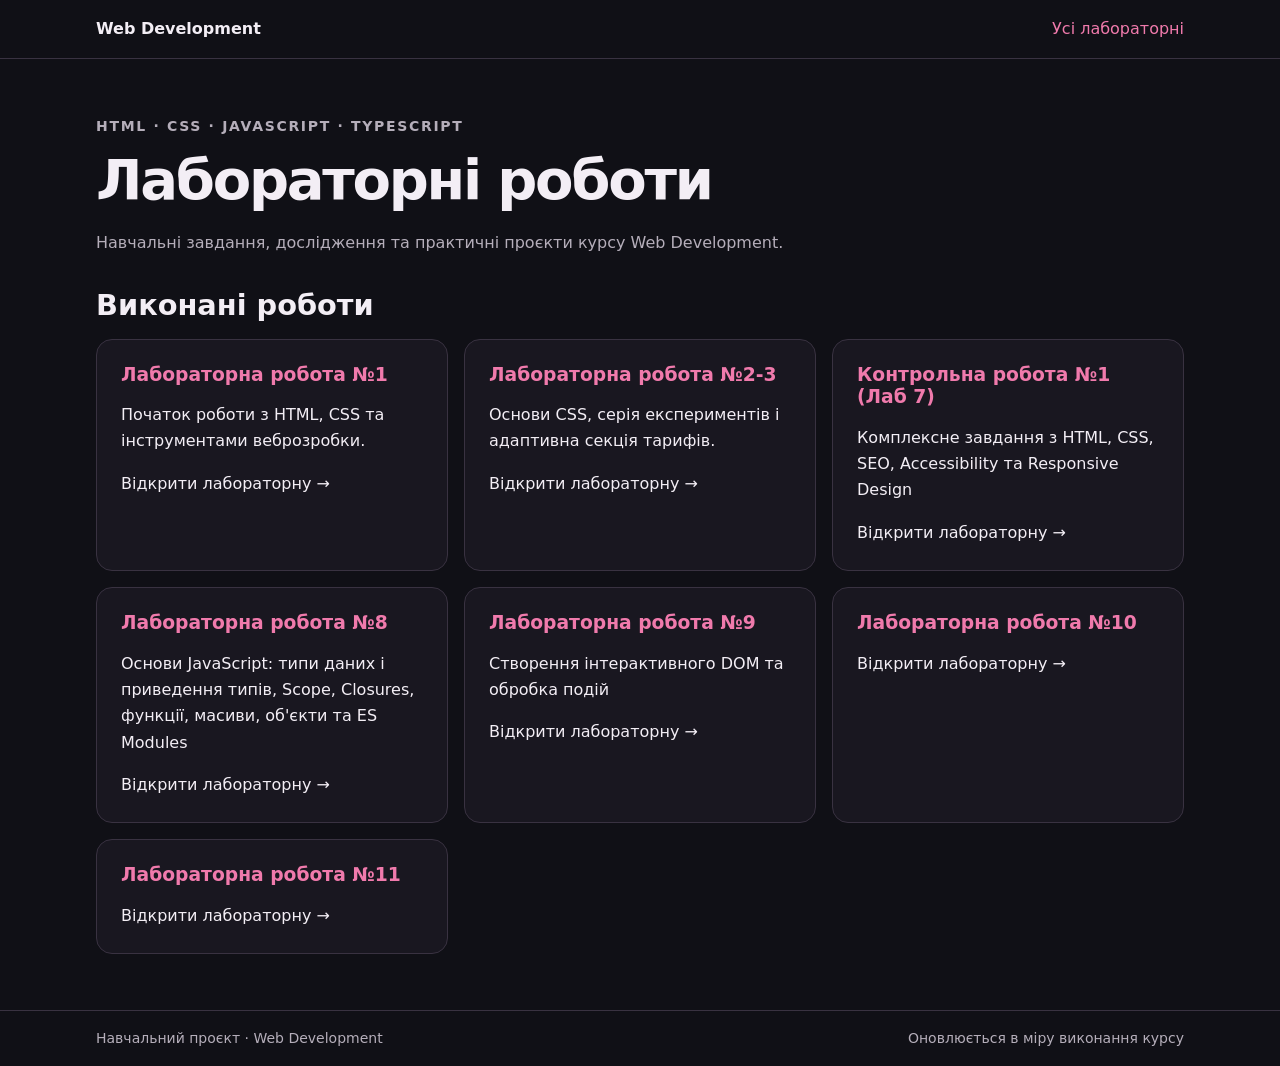
<file: index.html>
<!doctype html>
<html lang="uk">
  <head>
    <meta charset="UTF-8" />
    <meta name="viewport" content="width=device-width, initial-scale=1.0" />
    <meta
      name="description"
      content="Навчальний портфоліо-проєкт із лабораторних робіт з HTML, CSS та JavaScript/TypeScript."
    />
    <meta name="theme-color" content="#101016" />
    <title>Web Development</title>
    <link rel="shortcut icon" href="favicon.svg" type="image/svg+xml" />
    <link rel="stylesheet" href="site.css" />
  </head>
  <body>
    <header class="site-header">
      <div class="site-shell site-header__inner">
        <a class="site-brand" href="index.html">Web Development</a>
        <nav class="site-nav" aria-label="Основна навігація">
          <ul class="site-nav__list">
            <li><a href="index.html" aria-current="page">Усі лабораторні</a></li>
          </ul>
        </nav>
      </div>
    </header>

    <main class="site-shell site-main" id="main">
      <header class="page-intro">
        <p class="eyebrow">HTML · CSS · JavaScript · TypeScript</p>
        <h1>Лабораторні роботи</h1>
        <p>Навчальні завдання, дослідження та практичні проєкти курсу Web Development.</p>
      </header>

      <section aria-labelledby="labs-title">
        <h2 id="labs-title">Виконані роботи</h2>
        <div class="card-grid">
          <a class="card card--link" href="lab1/index.html">
            <h3 class="card__title">Лабораторна робота №1</h3>
            <p>Початок роботи з HTML, CSS та інструментами веброзробки.</p>
            <span>Відкрити лабораторну →</span>
          </a>
          <a class="card card--link" href="lab2/index.html">
            <h3 class="card__title">Лабораторна робота №2-3</h3>
            <p>Основи CSS, серія експериментів і адаптивна секція тарифів.</p>
            <span>Відкрити лабораторну →</span>
          </a>
          <a class="card card--link" href="test1/index.html">
            <h3 class="card__title">Контрольна робота №1 (Лаб 7)</h3>
            <p>Комплексне завдання з HTML, CSS, SEO, Accessibility та Responsive Design</p>
            <span>Відкрити лабораторну →</span>
          </a>
          <a class="card card--link" href="lab8/index.html">
            <h3 class="card__title">Лабораторна робота №8</h3>
            <p>
              Основи JavaScript: типи даних і приведення типів, Scope, Closures, функції, масиви,
              об'єкти та ES Modules
            </p>
            <span>Відкрити лабораторну →</span>
          </a>
          <a class="card card--link" href="lab9/nav.html">
            <h3 class="card__title">Лабораторна робота №9</h3>
            <p>Створення інтерактивного DOM та обробка подій</p>
            <span>Відкрити лабораторну →</span>
          </a>
          <a class="card card--link" href="Lab10/index.html">
            <h3 class="card__title">Лабораторна робота №10</h3>
            <p></p>
            <span>Відкрити лабораторну →</span>
          </a>
          <a class="card card--link" href="Lab11/nav.html">
            <h3 class="card__title">Лабораторна робота №11</h3>
            <p></p>
            <span>Відкрити лабораторну →</span>
          </a>
        </div>
      </section>
    </main>

    <footer class="site-footer">
      <div class="site-shell site-footer__inner">
        <p>Навчальний проєкт · Web Development</p>
        <p>Оновлюється в міру виконання курсу</p>
      </div>
    </footer>
  </body>
</html>
</file>
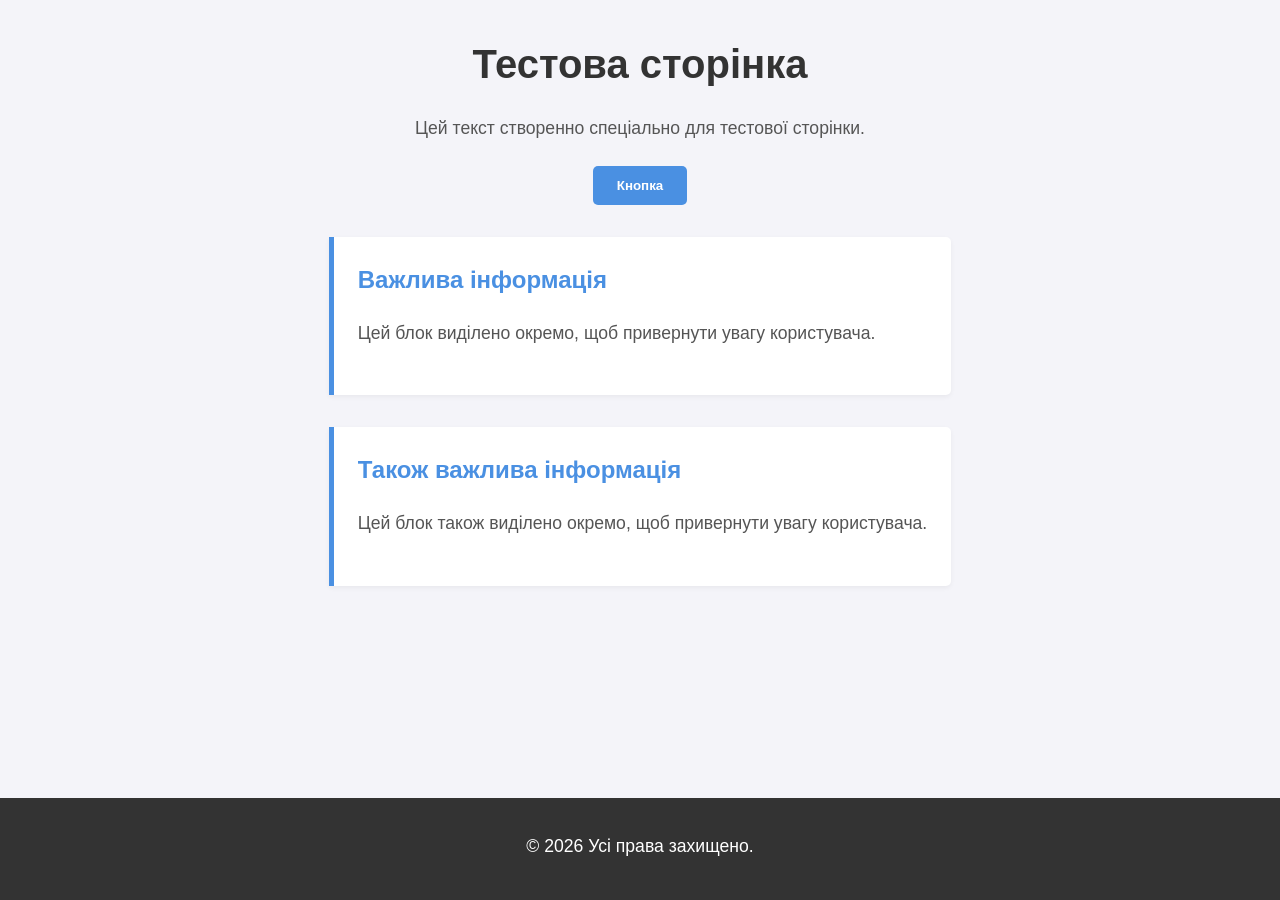
<file: lab1/index.html>
<!doctype html>
<html lang="ua">
  <head>
    <meta charset="UTF-8" />
    <meta name="viewport" content="width=device-width, initial-scale=1.0" />
    <title>Тестова сторінка</title>
    <link rel="stylesheet" href="style.css" />
  </head>
  <body>
    <main>
      <h1>Тестова сторінка</h1>
      <p>Цей текст створенно спеціально для тестової сторінки.</p>
      <button class="btn" onclick="changeFooter()">Кнопка</button>

      <div class="info-block">
        <h2>Важлива інформація</h2>
        <p>Цей блок виділено окремо, щоб привернути увагу користувача.</p>
      </div>

      <div class="info-block">
        <h2>Також важлива інформація</h2>
        <p>Цей блок також виділено окремо, щоб привернути увагу користувача.</p>
      </div>
    </main>
    <footer>
      <p id="footer-text">&copy; 2026 Усі права захищено.</p>
    </footer>
    <script src="script.js"></script>
  </body>
</html>
</file>
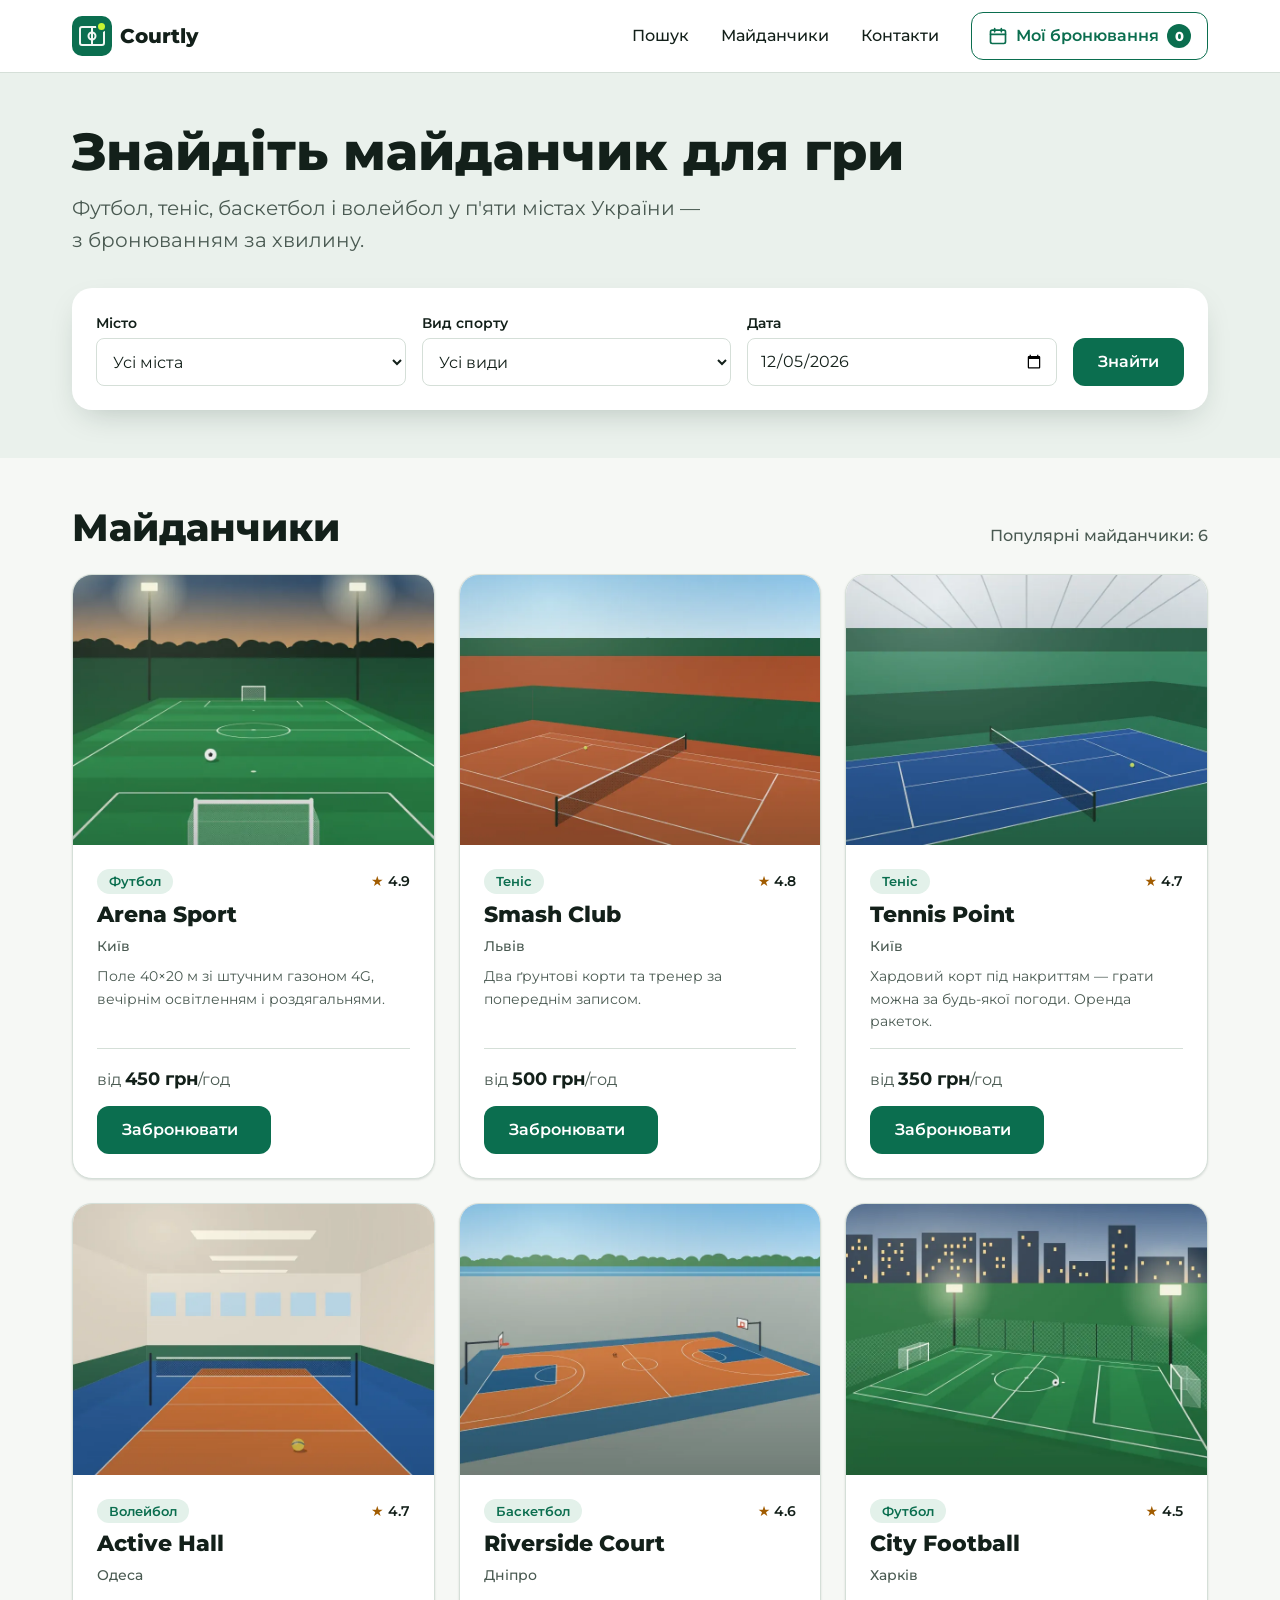
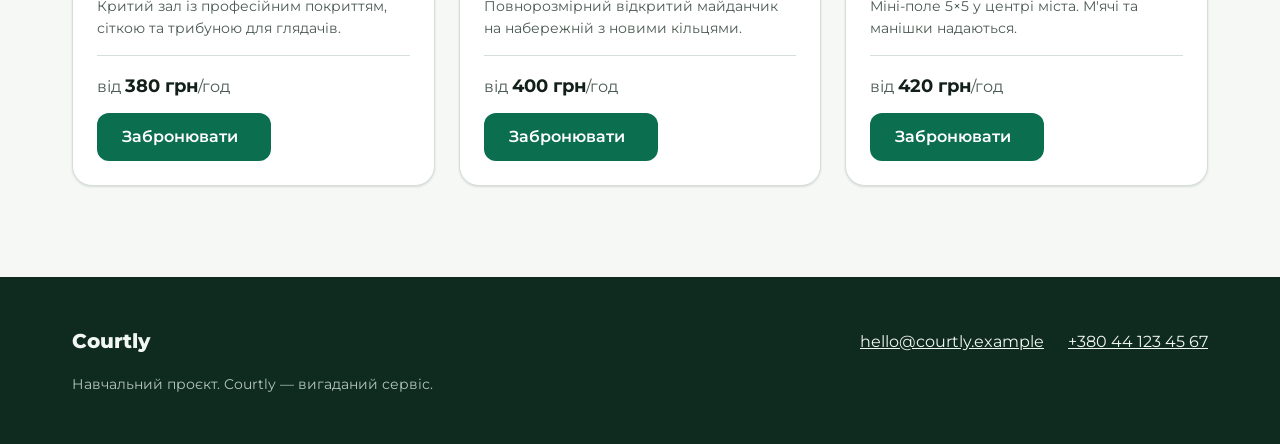
<file: Lab10/index.html>
<!doctype html>
<html lang="uk">
<head>
  <meta charset="utf-8">
  <meta name="viewport" content="width=device-width, initial-scale=1">
  <title>Courtly — пошук і бронювання спортивних майданчиків</title>
  <meta name="description" content="Знайдіть і забронюйте футбольне поле, тенісний корт, баскетбольний чи волейбольний майданчик у п'яти містах України.">
  <link rel="icon" href="img/favicon.svg" type="image/svg+xml">
  <link rel="preconnect" href="https://fonts.googleapis.com">
  <link rel="preconnect" href="https://fonts.gstatic.com" crossorigin>
  <link rel="stylesheet" href="https://fonts.googleapis.com/css2?family=Montserrat:wght@400..800&display=swap">
  <link rel="stylesheet" href="css/tokens.css">
  <link rel="stylesheet" href="css/styles.css">
  <script type="module" src="js/main.js"></script>
</head>
<body>
  <a class="skip-link" href="#main">Перейти до змісту</a>

  <header class="site-header">
    <div class="container site-header__inner">
      <a class="logo" href="./">
        <img src="img/logo-mark.svg" alt="" width="40" height="40">
        <span>Courtly</span>
      </a>

      <nav class="site-nav" id="site-nav" aria-label="Основна навігація">
        <ul class="site-nav__list">
          <li><a href="#search">Пошук</a></li>
          <li><a href="#venues">Майданчики</a></li>
          <li><a href="#contacts">Контакти</a></li>
        </ul>
      </nav>

      <button class="button button--outline bookings-toggle" type="button">
        <svg width="20" height="20" viewBox="0 0 24 24" aria-hidden="true" focusable="false">
          <rect x="3" y="5" width="18" height="16" rx="2" fill="none" stroke="currentColor" stroke-width="2"/>
          <path d="M3 10h18M8 3v4M16 3v4" stroke="currentColor" stroke-width="2" stroke-linecap="round"/>
        </svg>
        <span class="bookings-toggle__label">Мої бронювання</span>
        <span class="badge" id="bookings-count">0</span>
      </button>

      <button class="menu-toggle" type="button" aria-expanded="false" aria-controls="site-nav">
        <span class="visually-hidden">Меню</span>
        <svg width="24" height="24" viewBox="0 0 24 24" aria-hidden="true" focusable="false">
          <path d="M4 7h16M4 12h16M4 17h16" stroke="currentColor" stroke-width="2" stroke-linecap="round"/>
        </svg>
      </button>
    </div>
  </header>

  <main id="main">
    <section class="search" id="search" aria-labelledby="search-title">
      <div class="container">
        <h1 id="search-title">Знайдіть майданчик для гри</h1>
        <p class="lead">Футбол, теніс, баскетбол і волейбол у п'яти містах України — з бронюванням за хвилину.</p>

        <form class="search-form" id="search-form">
          <div class="field">
            <label for="city">Місто</label>
            <select id="city" name="city">
              <option value="">Усі міста</option>
              <option>Київ</option>
              <option>Львів</option>
              <option>Одеса</option>
              <option>Харків</option>
              <option>Дніпро</option>
            </select>
          </div>

          <div class="field">
            <label for="sport">Вид спорту</label>
            <select id="sport" name="sport">
              <option value="">Усі види</option>
              <option>Футбол</option>
              <option>Теніс</option>
              <option>Баскетбол</option>
              <option>Волейбол</option>
            </select>
          </div>

          <div class="field">
            <label for="date">Дата</label>
            <input id="date" name="date" type="date" required>
          </div>

          <button class="button button--primary search-form__submit" type="submit">Знайти</button>
        </form>
      </div>
    </section>

    <section class="results" id="venues" aria-labelledby="venues-title">
      <div class="container">
        <div class="results__head">
          <h2 id="venues-title">Майданчики</h2>
          <p class="results__status" id="status" role="status">Завантаження…</p>
        </div>
        <div class="results__grid" id="results" aria-busy="true"></div>
      </div>
    </section>
  </main>

  <footer class="site-footer" id="contacts">
    <div class="container site-footer__inner">
      <p class="site-footer__brand">Courtly</p>
      <ul class="site-footer__contacts">
        <li><a href="mailto:hello@courtly.example">hello@courtly.example</a></li>
        <li><a href="tel:+380441234567">+380 44 123 45 67</a></li>
      </ul>
      <p class="site-footer__note">Навчальний проєкт. Courtly — вигаданий сервіс.</p>
    </div>
  </footer>

  <dialog class="dialog" id="booking-dialog" aria-labelledby="booking-title">
    <form class="booking-form" id="booking-form">
      <h2 class="dialog__title" id="booking-title" data-field="name"></h2>
      <p class="dialog__meta" data-field="place"></p>

      <dl class="booking-form__summary">
        <div>
          <dt>Дата</dt>
          <dd data-field="date"></dd>
        </div>
      </dl>

      <div class="booking-form__fields">
        <div class="field">
          <label for="booking-time">Початок</label>
          <select id="booking-time" name="time">
            <option>08:00</option>
            <option>09:00</option>
            <option>10:00</option>
            <option>11:00</option>
            <option>12:00</option>
            <option>13:00</option>
            <option>14:00</option>
            <option>15:00</option>
            <option>16:00</option>
            <option>17:00</option>
            <option selected>18:00</option>
            <option>19:00</option>
            <option>20:00</option>
            <option>21:00</option>
          </select>
        </div>

        <div class="field">
          <label for="booking-hours">Тривалість</label>
          <select id="booking-hours" name="hours">
            <option value="1">1 година</option>
            <option value="2">2 години</option>
            <option value="3">3 години</option>
          </select>
        </div>
      </div>

      <p class="booking-form__total">До сплати: <strong data-field="total"></strong></p>

      <div class="dialog__actions">
        <button class="button button--outline" type="button" data-action="cancel">Скасувати</button>
        <button class="button button--primary" type="submit">Підтвердити</button>
      </div>
    </form>
  </dialog>

  <dialog class="dialog" id="bookings-dialog" aria-labelledby="bookings-title">
    <h2 class="dialog__title" id="bookings-title">Мої бронювання</h2>
    <ul class="bookings-list" id="bookings-list"></ul>
    <p class="bookings-empty" id="bookings-empty">Бронювань ще немає.</p>
    <div class="dialog__actions">
      <button class="button button--outline" type="button" data-action="close">Закрити</button>
    </div>
  </dialog>
</body>
</html>
</file>
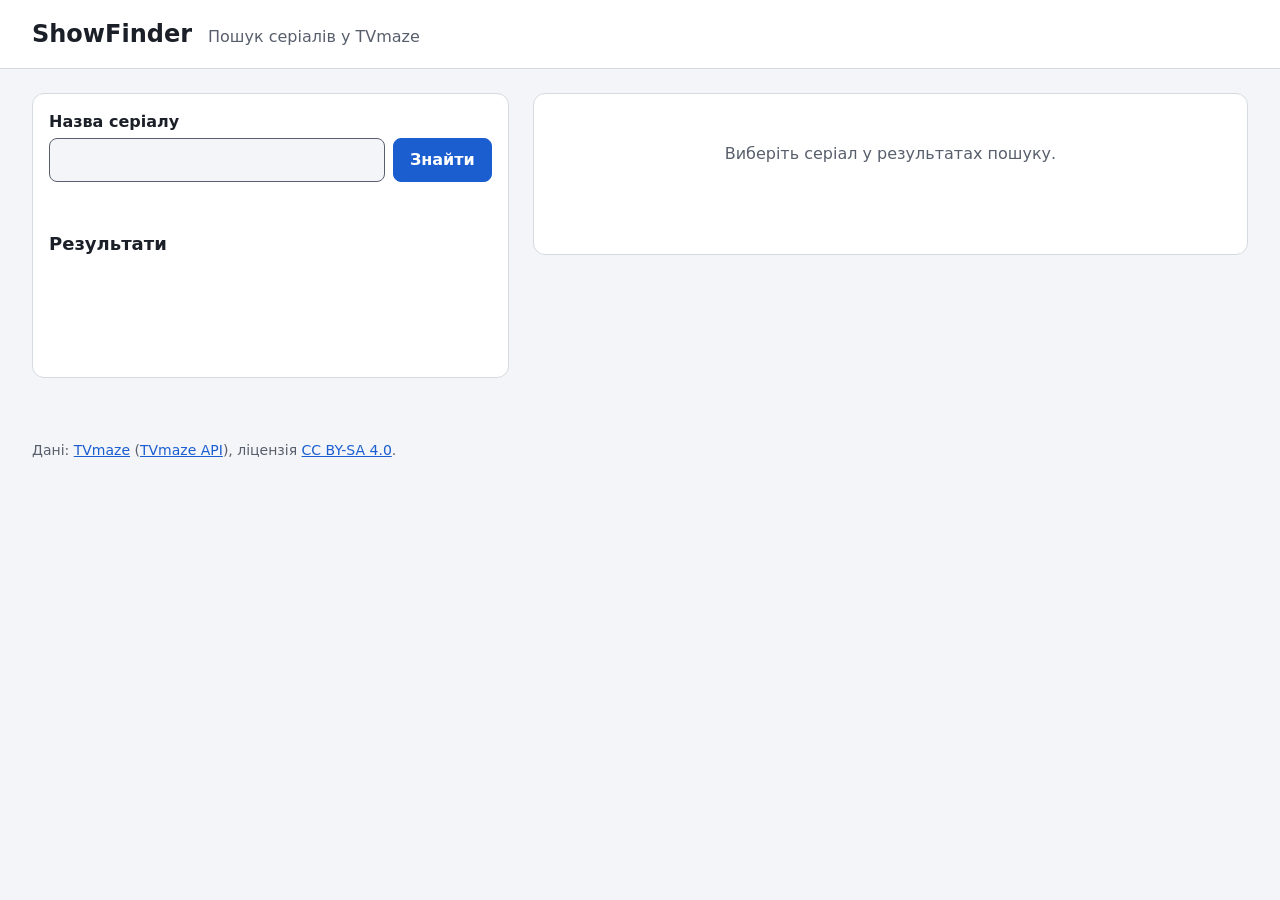
<file: Lab11/index.html>
<!doctype html>
<html lang="uk">
  <head>
    <meta charset="utf-8" />
    <meta name="viewport" content="width=device-width, initial-scale=1" />
    <title>ShowFinder — пошук серіалів у TVmaze</title>
    <meta name="description" content="Пошук серіалів через TVmaze API: результати, епізоди за сезонами й актори." />
    <link rel="icon" href="data:," />
    <link rel="stylesheet" href="styles.css" />
    <script type="module" src="src/main.js"></script>
  </head>
  <body>
    <header class="site-header">
      <div class="container site-header__inner">
        <h1 class="site-title">ShowFinder</h1>
        <p class="site-tagline">Пошук серіалів у TVmaze</p>
      </div>
    </header>

    <main class="container layout">
      <section class="pane pane--search" aria-labelledby="results-heading">
        <form id="search" class="search" role="search" aria-label="Пошук серіалів">
          <label for="search-query">Назва серіалу</label>
          <div class="search__row">
            <input id="search-query" name="query" type="search" autocomplete="off" spellcheck="false" />
            <button type="submit" class="btn btn--primary">Знайти</button>
          </div>
        </form>
        <p id="status" class="status" role="status"></p>
        <h2 id="results-heading" class="pane__heading">Результати</h2>
        <div id="results" class="region"></div>
      </section>

      <section class="pane pane--details" aria-label="Сторінка серіалу">
        <div id="details" class="region">
          <p class="placeholder">Виберіть серіал у результатах пошуку.</p>
        </div>
      </section>
    </main>

    <footer class="site-footer container">
      <p>
        Дані: <a href="https://www.tvmaze.com">TVmaze</a>
        (<a href="https://www.tvmaze.com/api">TVmaze API</a>), ліцензія
        <a href="https://creativecommons.org/licenses/by-sa/4.0/">CC BY-SA 4.0</a>.
      </p>
    </footer>

    <!-- Стани областей #results і #details. Стилі для них готові. -->
    <template id="state-loading">
      <p class="state state--loading"><span class="spinner" aria-hidden="true"></span>Завантаження…</p>
    </template>

    <template id="state-message">
      <p class="state state--message"></p>
    </template>

    <template id="state-error">
      <div class="state state--error">
        <p class="state__text"></p>
        <button type="button" class="btn" data-action="retry">Спробувати ще</button>
      </div>
    </template>
  </body>
</html>
</file>
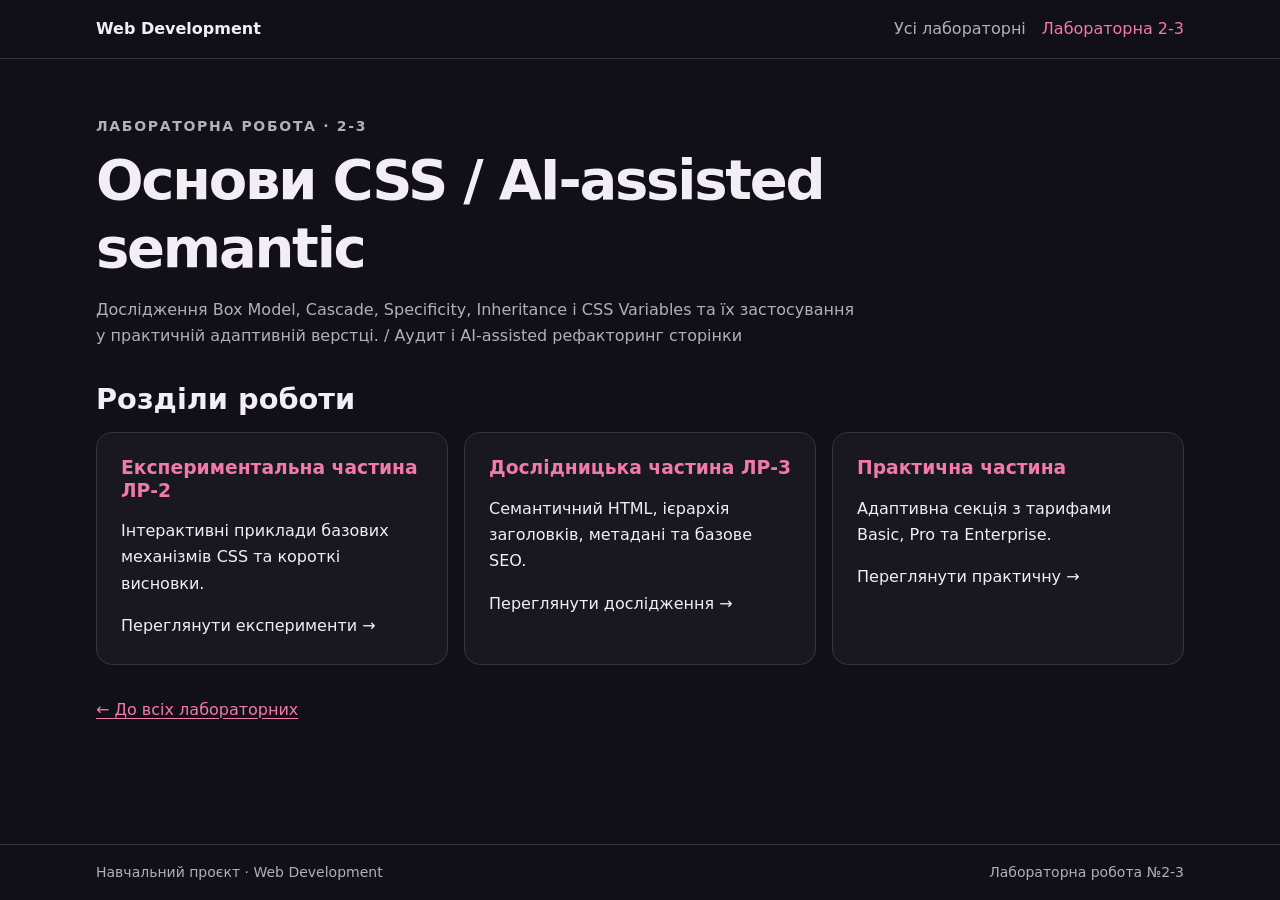
<file: lab2/index.html>
<!doctype html>
<html lang="uk">
  <head>
    <meta charset="UTF-8" />
    <meta name="viewport" content="width=device-width, initial-scale=1.0" />
    <meta
      name="description"
      content="Навігація лабораторної роботи №2: дослідження CSS та практична секція тарифних планів."
    />
    <meta name="theme-color" content="#101016" />
    <title>Лабораторна робота №2-3 · Web Development</title>
    <link rel="stylesheet" href="../site.css" />
  </head>
  <body>
    <header class="site-header">
      <a class="skip-link" href="#main">Перейти до вмісту</a>
      <div class="site-shell site-header__inner">
        <a class="site-brand" href="../index.html">Web Development</a>
        <nav class="site-nav" aria-label="Основна навігація">
          <ul class="site-nav__list">
            <li><a href="../index.html">Усі лабораторні</a></li>
            <li><a href="index.html" aria-current="page">Лабораторна 2-3</a></li>
          </ul>
        </nav>
      </div>
    </header>

    <main class="site-shell site-main" id="main">
      <header class="page-intro">
        <p class="eyebrow">Лабораторна робота · 2-3</p>
        <h1>Основи CSS / AI-assisted semantic</h1>
        <p>
          Дослідження Box Model, Cascade, Specificity, Inheritance і CSS Variables та їх
          застосування у практичній адаптивній верстці. / Аудит і AI-assisted рефакторинг сторінки
        </p>
      </header>

      <section aria-labelledby="sections-title">
        <h2 id="sections-title">Розділи роботи</h2>
        <div class="card-grid">
          <a class="card card--link" href="experiments.html">
            <h3 class="card__title">Експериментальна частина ЛР-2</h3>
            <p>Інтерактивні приклади базових механізмів CSS та короткі висновки.</p>
            <span>Переглянути експерименти →</span>
          </a>
          <a class="card card--link" href="experiments-lab3.html">
            <h3 class="card__title">Дослідницька частина ЛР-3</h3>
            <p>Семантичний HTML, ієрархія заголовків, метадані та базове SEO.</p>
            <span>Переглянути дослідження →</span>
          </a>
          <a class="card card--link" href="pricing-card.html">
            <h3 class="card__title">Практична частина</h3>
            <p>Адаптивна секція з тарифами Basic, Pro та Enterprise.</p>
            <span>Переглянути практичну →</span>
          </a>
        </div>
      </section>
      <a class="back-link" href="../index.html">← До всіх лабораторних</a>
    </main>

    <footer class="site-footer">
      <div class="site-shell site-footer__inner">
        <p>Навчальний проєкт · Web Development</p>
        <p>Лабораторна робота №2-3</p>
      </div>
    </footer>
  </body>
</html>
</file>
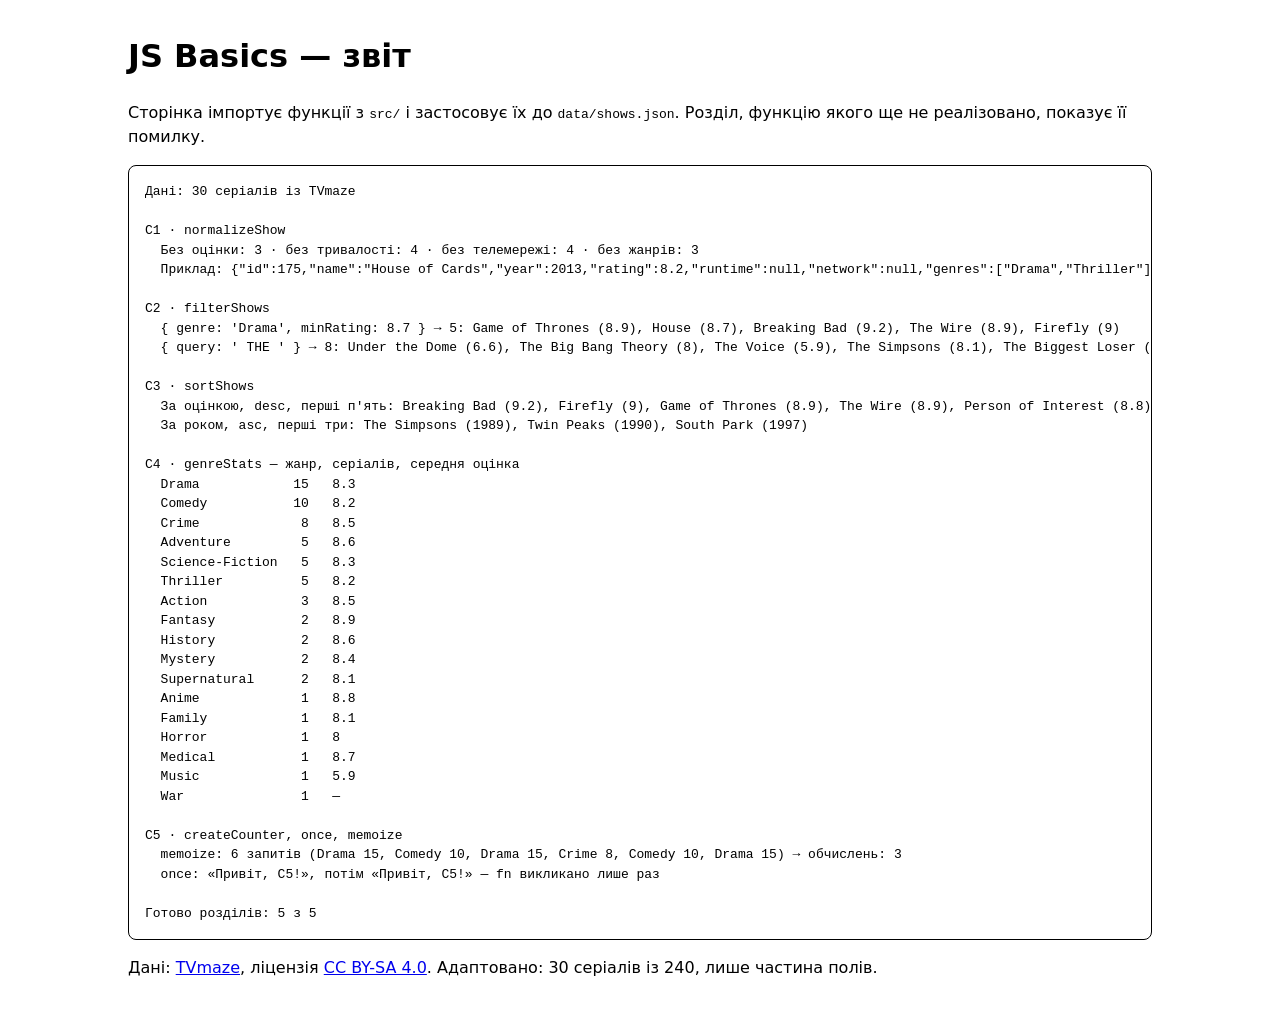
<file: lab8/index.html>
<!doctype html>
<html lang="uk">
  <head>
    <meta charset="utf-8" />
    <meta name="viewport" content="width=device-width, initial-scale=1" />
    <title>JS Basics — звіт</title>
    <link rel="icon" href="data:," />
    <style>
      :root {
        color-scheme: light dark;
        font-family: system-ui, sans-serif;
        line-height: 1.5;
      }
      body {
        max-width: 64rem;
        margin: 2rem auto;
        padding: 0 1rem;
      }
      pre {
        padding: 1rem;
        overflow-x: auto;
        border: 1px solid;
        border-radius: 0.5rem;
      }
    </style>
    <script type="module" src="main.js"></script>
  </head>
  <body>
    <h1>JS Basics — звіт</h1>
    <p>
      Сторінка імпортує функції з <code>src/</code> і застосовує їх до <code>data/shows.json</code>.
      Розділ, функцію якого ще не реалізовано, показує її помилку.
    </p>
    <pre id="report">
Звіт не згенеровано: main.js не виконався.
Відкрийте Console (F12). Якщо адреса сторінки починається з file://,
відкрийте її через Live Preview (див. README.md).</pre>
    <footer>
      <p>
        Дані: <a href="https://www.tvmaze.com">TVmaze</a>, ліцензія
        <a href="https://creativecommons.org/licenses/by-sa/4.0/">CC BY-SA 4.0</a>. Адаптовано: 30
        серіалів із 240, лише частина полів.
      </p>
    </footer>
  </body>
</html>
</file>
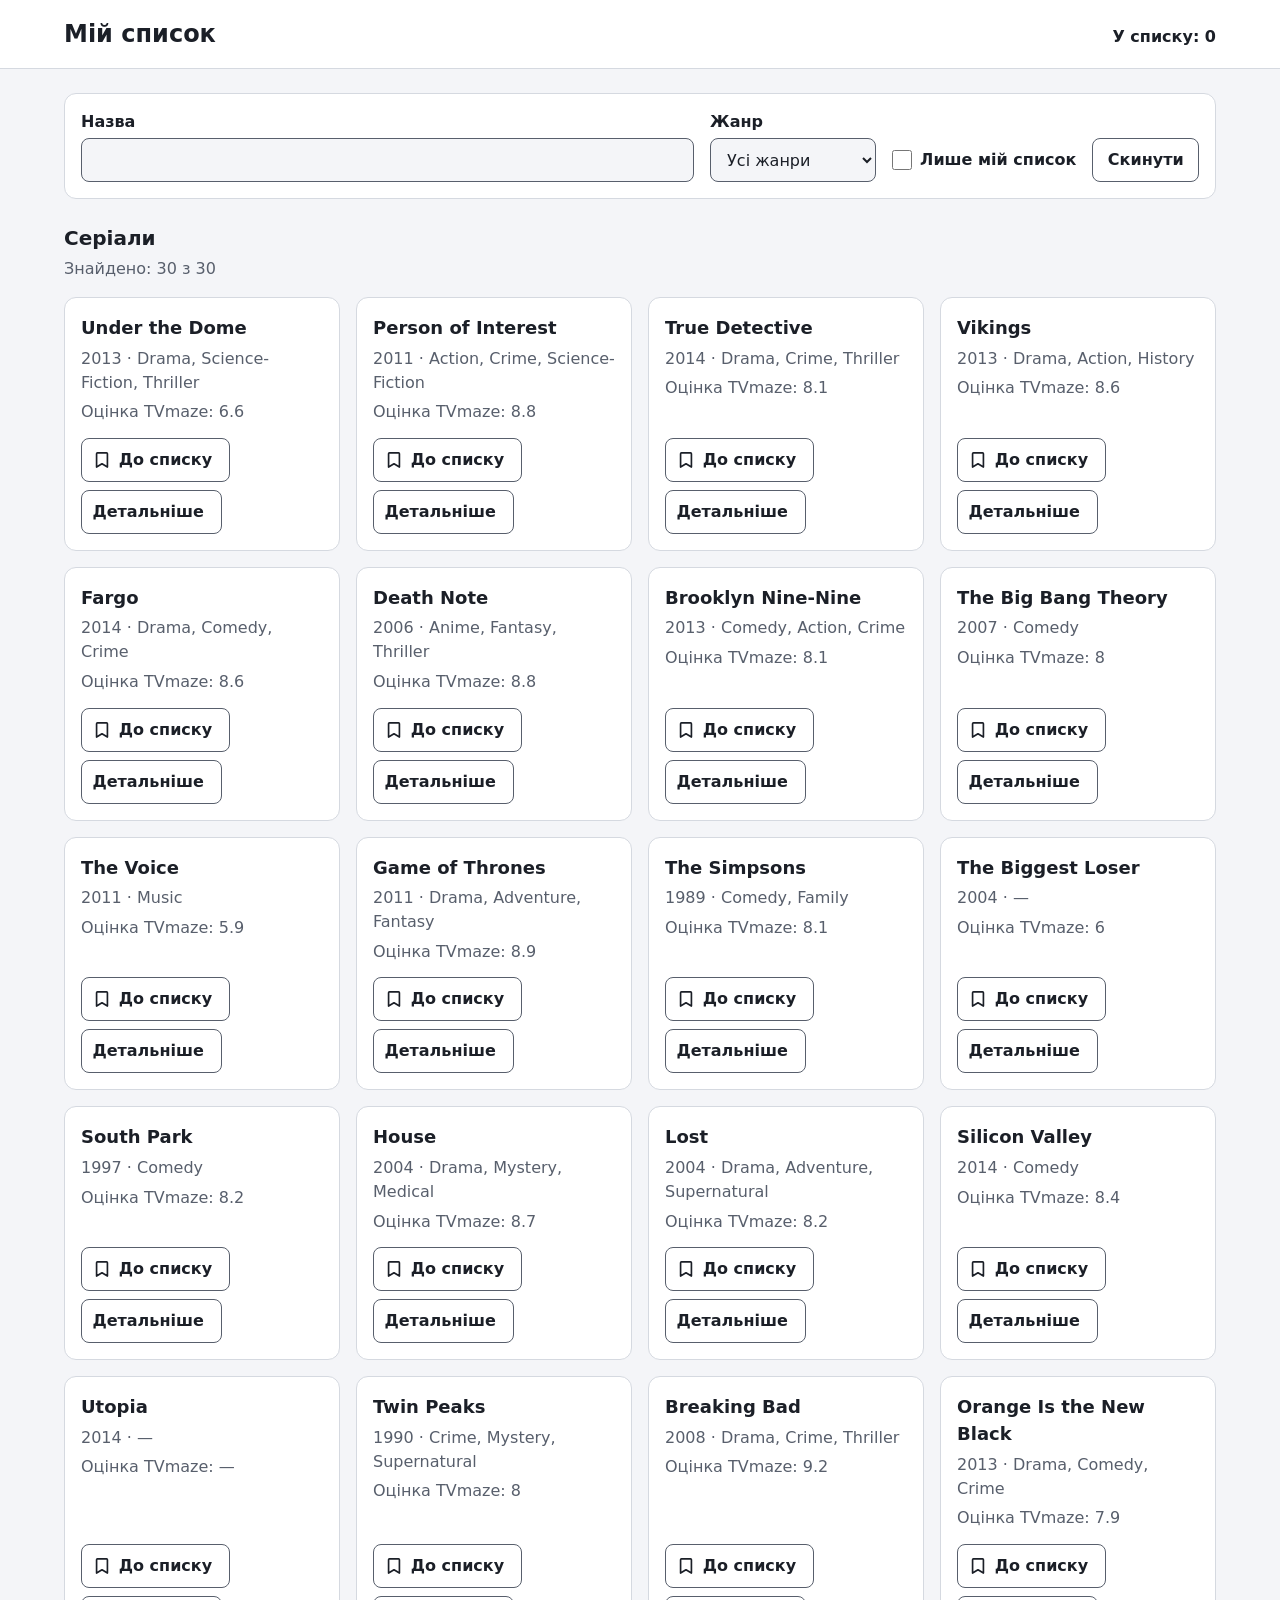
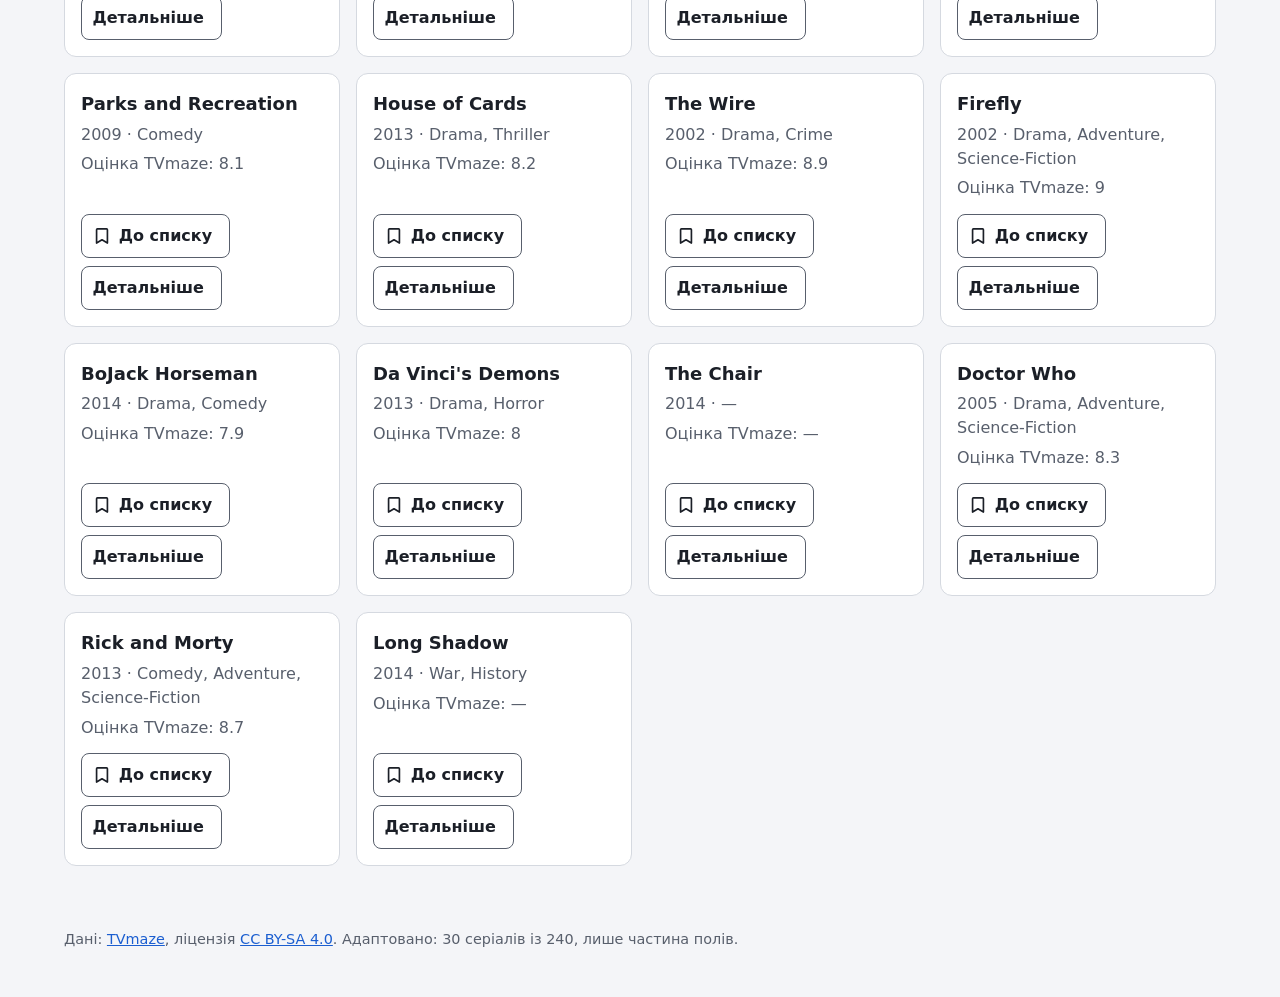
<file: lab9/index.html>
<!doctype html>
<html lang="uk">
  <head>
    <meta charset="utf-8" />
    <meta name="viewport" content="width=device-width, initial-scale=1" />
    <title>Мій список — серіали TVmaze</title>
    <meta name="description" content="Каталог 30 серіалів TVmaze з пошуком, моїм списком і нотатками." />
    <link rel="icon" href="data:," />
    <link rel="stylesheet" href="styles.css" />
    <script type="module" src="src/main.js"></script>
  </head>
  <body>
    <header class="site-header">
      <div class="container site-header__inner">
        <h1 class="site-title">Мій список</h1>
        <p class="counter">У списку: <span id="watchlist-count">0</span></p>
      </div>
    </header>

    <main class="container">
      <form id="filters" class="filters" role="search" aria-label="Пошук серіалів">
        <div class="field">
          <label for="filter-query">Назва</label>
          <input id="filter-query" name="query" type="search" autocomplete="off" spellcheck="false" />
        </div>
        <div class="field">
          <label for="filter-genre">Жанр</label>
          <select id="filter-genre" name="genre">
            <option value="">Усі жанри</option>
            <option>Action</option>
            <option>Adventure</option>
            <option>Anime</option>
            <option>Comedy</option>
            <option>Crime</option>
            <option>Drama</option>
            <option>Family</option>
            <option>Fantasy</option>
            <option>History</option>
            <option>Horror</option>
            <option>Medical</option>
            <option>Music</option>
            <option>Mystery</option>
            <option>Science-Fiction</option>
            <option>Supernatural</option>
            <option>Thriller</option>
            <option>War</option>
          </select>
        </div>
        <div class="field field--check">
          <input id="filter-mine" name="mine" type="checkbox" />
          <label for="filter-mine">Лише мій список</label>
        </div>
        <button type="reset" class="btn">Скинути</button>
      </form>

      <h2 id="results-heading" class="results-heading" tabindex="-1">Серіали</h2>
      <p id="status" class="status" role="status"></p>
      <ul id="results" class="cards" aria-labelledby="results-heading"></ul>
    </main>

    <footer class="site-footer container">
      <p>
        Дані: <a href="https://www.tvmaze.com">TVmaze</a>, ліцензія
        <a href="https://creativecommons.org/licenses/by-sa/4.0/">CC BY-SA 4.0</a>. Адаптовано: 30
        серіалів із 240, лише частина полів.
      </p>
    </footer>

    <template id="show-card">
      <li class="card" data-id="">
        <h3 class="card__title" data-field="name" lang="en"></h3>
        <p class="card__meta">
          <span data-field="year"></span> · <span data-field="genres" lang="en"></span>
        </p>
        <p class="card__rating">Оцінка TVmaze: <span data-field="rating"></span></p>
        <p class="card__mine" hidden>Моя оцінка: <strong data-field="my-rating"></strong>/10</p>
        <p class="card__note" data-field="note" hidden></p>
        <div class="card__actions">
          <button type="button" class="btn btn--toggle" data-action="toggle" aria-pressed="false">
            <svg class="icon" viewBox="0 0 24 24" aria-hidden="true" focusable="false">
              <path d="M6.5 3.5h11a1 1 0 0 1 1 1v16l-6.5-4-6.5 4v-16a1 1 0 0 1 1-1z" />
            </svg>
            До списку<span class="visually-hidden">: <span data-field="name" lang="en"></span></span>
          </button>
          <button type="button" class="btn" data-action="details">
            Детальніше<span class="visually-hidden"> про <span data-field="name" lang="en"></span></span>
          </button>
        </div>
      </li>
    </template>

    <dialog id="details" class="details" aria-labelledby="details-title">
      <h2 id="details-title" class="details__title" lang="en" tabindex="-1"></h2>
      <div id="details-summary" class="details__summary" lang="en"></div>
      <p class="details__source">
        <a id="details-link" href="https://www.tvmaze.com">Сторінка серіалу на TVmaze</a>
      </p>
      <form id="note-form" class="note-form" novalidate>
        <h3 class="note-form__title">Моя оцінка й нотатка</h3>
        <div class="field">
          <label for="note-rating">Моя оцінка (ціле число від 1 до 10)</label>
          <input id="note-rating" name="rating" type="number" min="1" max="10" step="1" required />
          <p id="note-rating-error" class="field__error"></p>
        </div>
        <div class="field">
          <label for="note-text">Нотатка (до 140 символів, необов'язково)</label>
          <textarea id="note-text" name="note" rows="3" maxlength="140"></textarea>
        </div>
        <div class="note-form__actions">
          <button type="submit" class="btn btn--primary">Зберегти</button>
          <button type="button" class="btn">Скасувати</button>
        </div>
      </form>
    </dialog>
  </body>
</html>
</file>
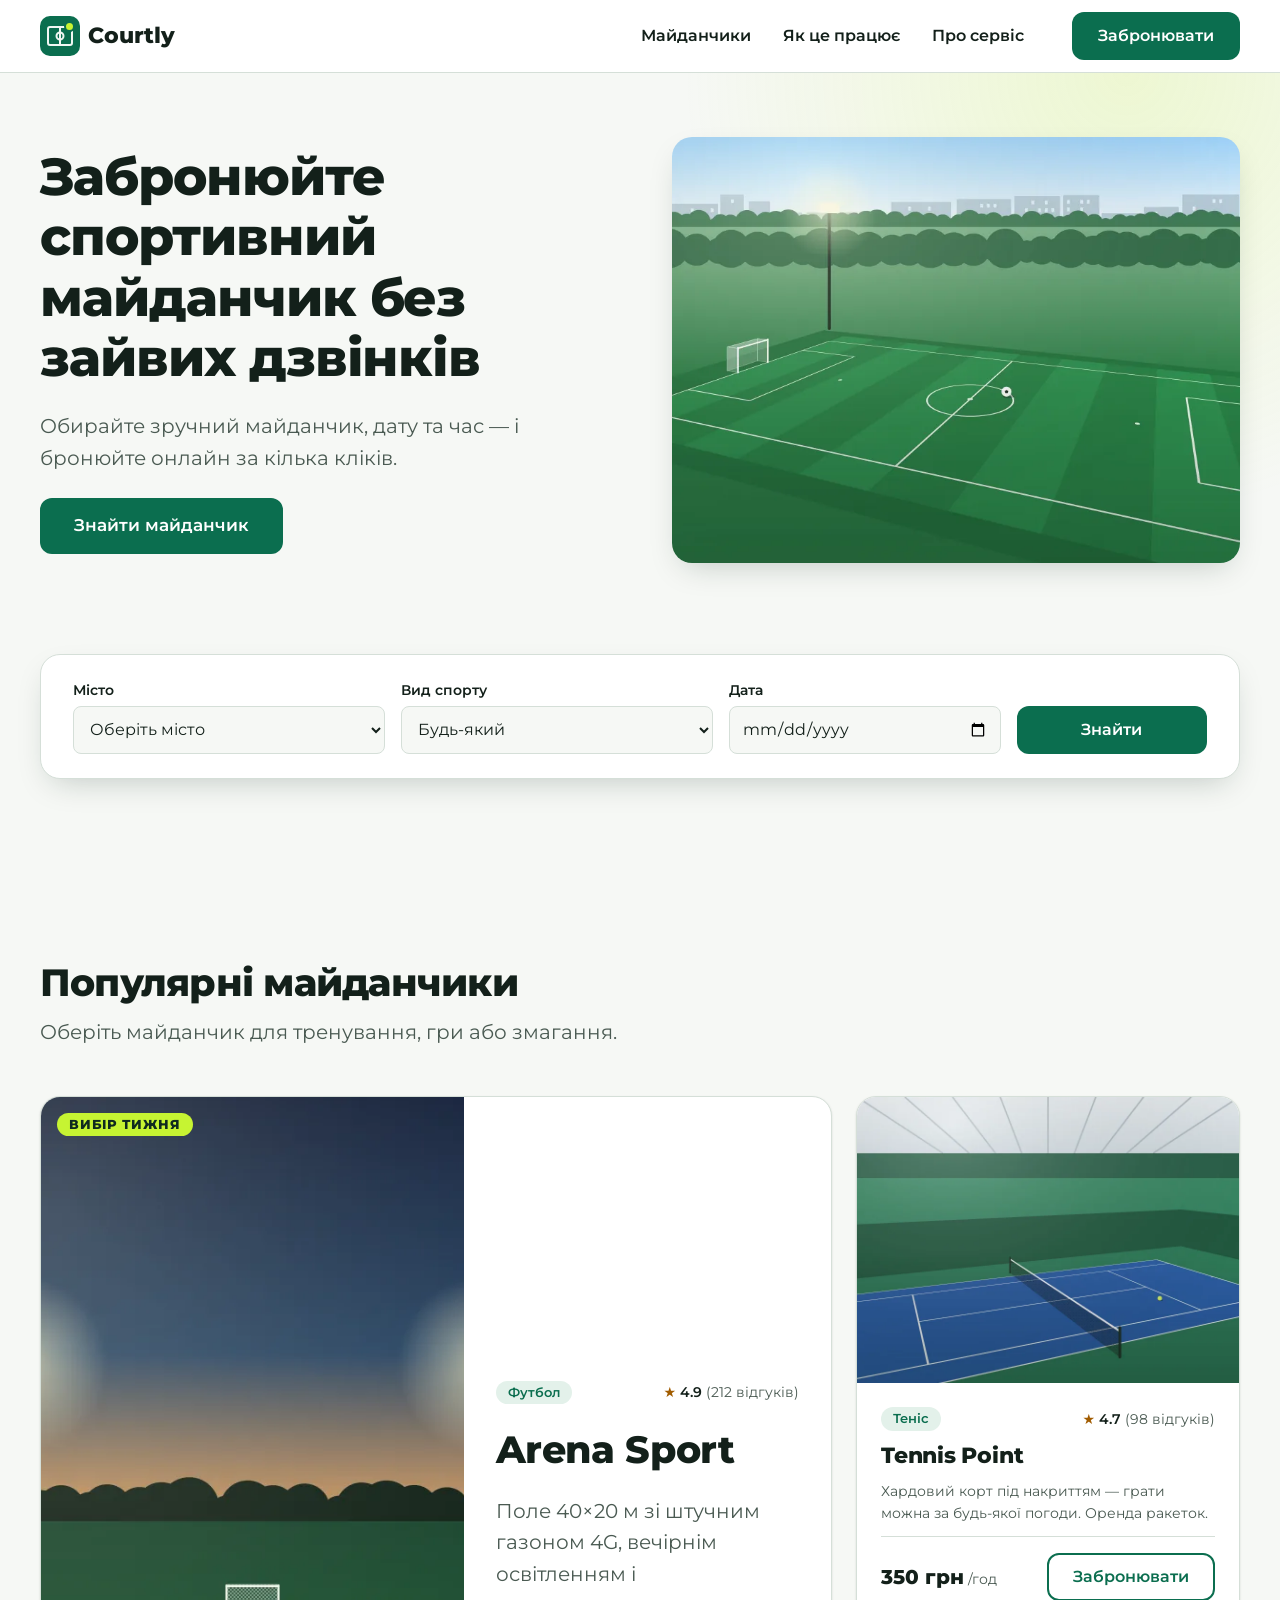
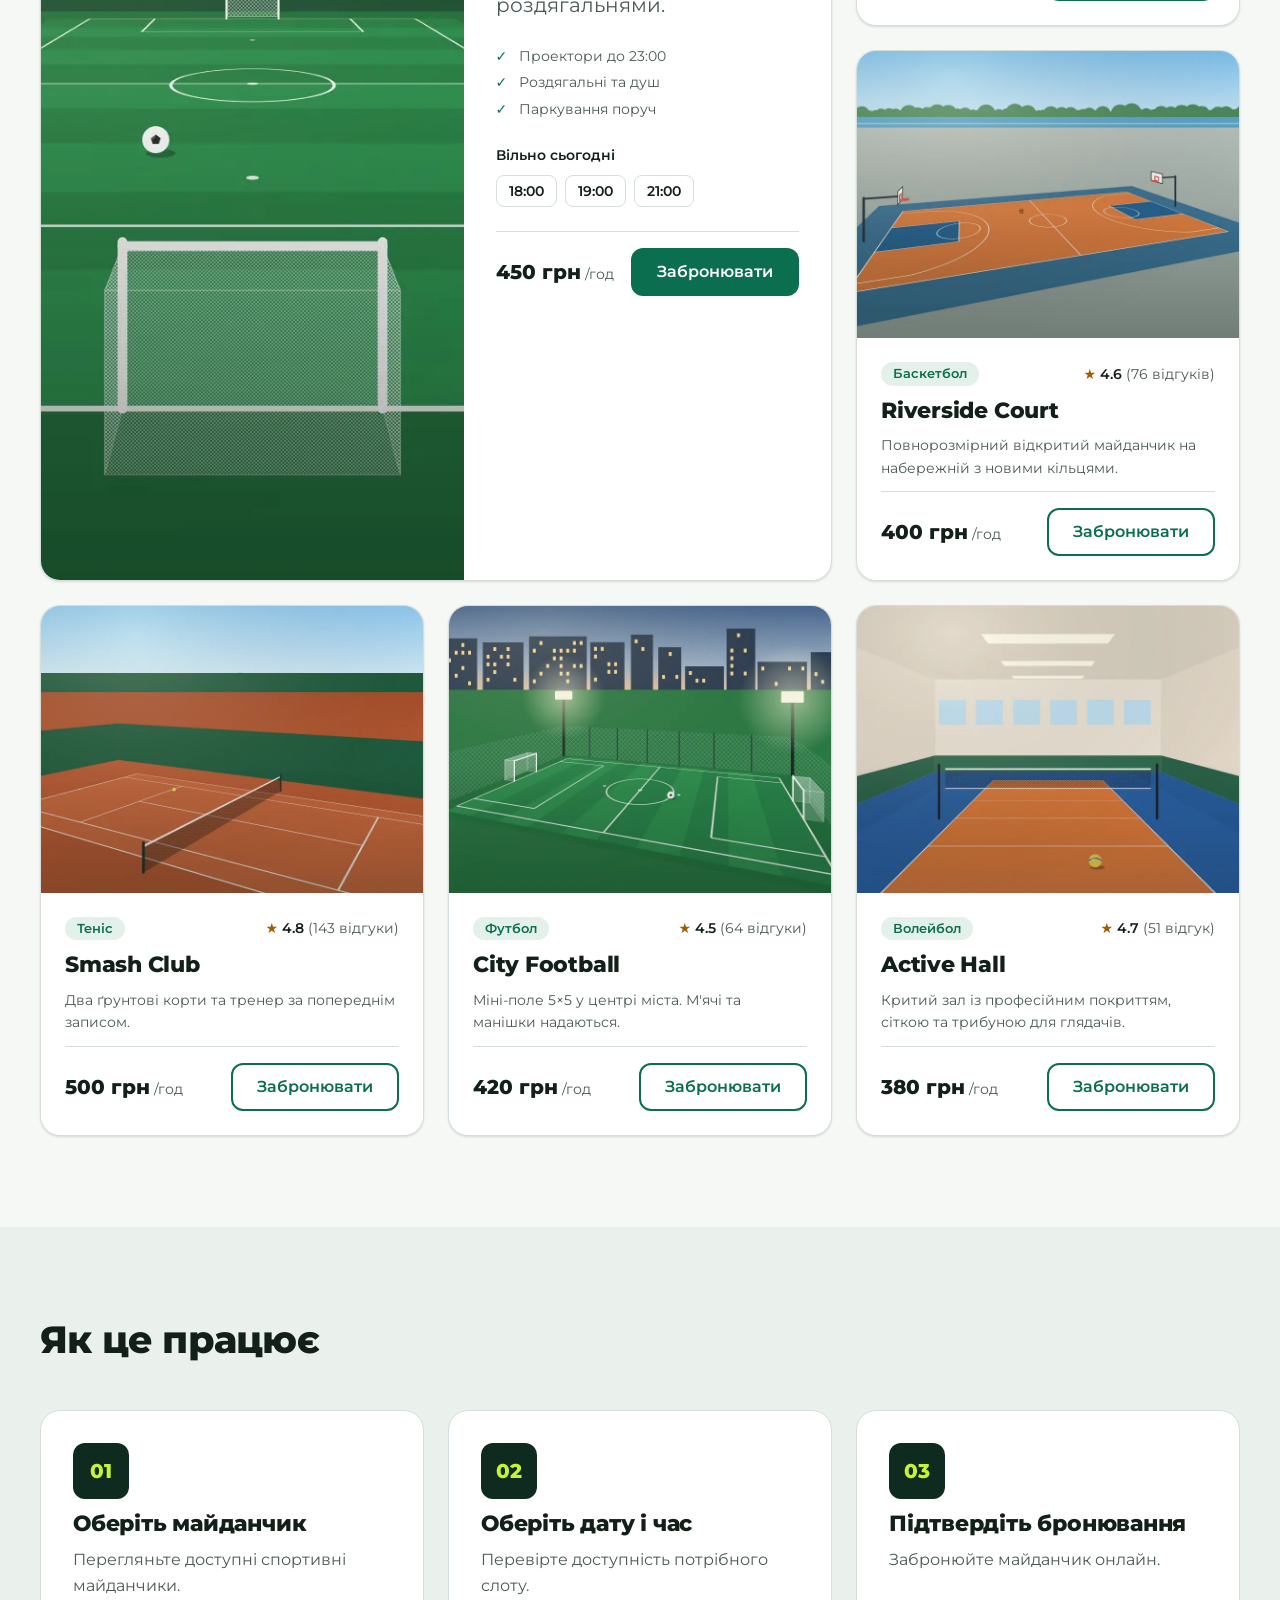
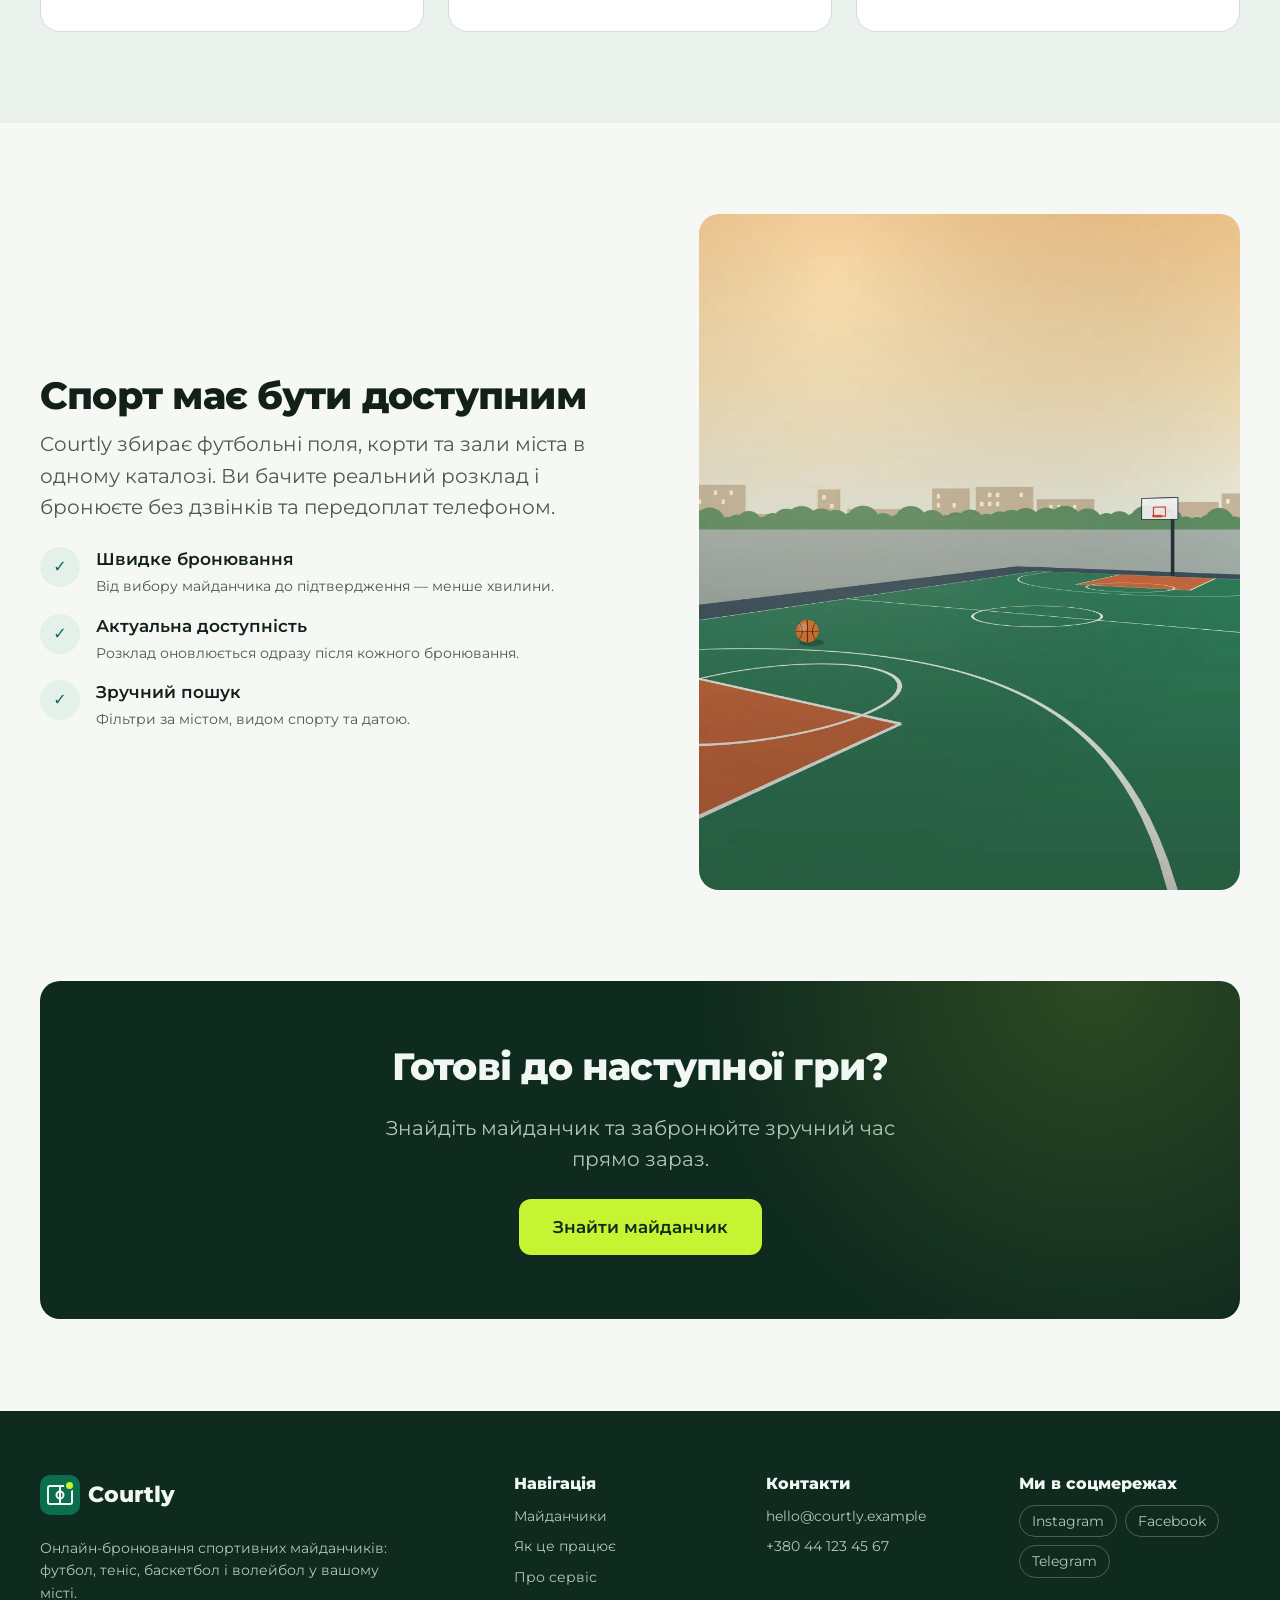
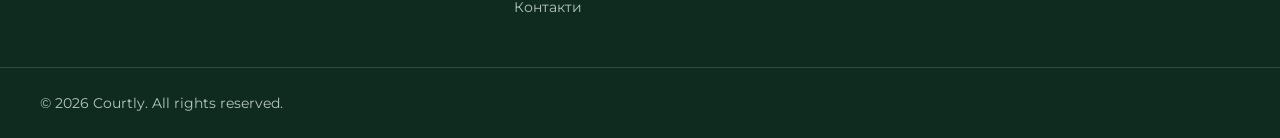
<file: test1/index.html>
<!doctype html>
<html lang="uk">
  <head>
    <meta charset="utf-8" />
    <meta name="viewport" content="width=device-width, initial-scale=1" />

    <title>Courtly — бронювання спортивних майданчиків</title>
    <meta
      name="description"
      content="Courtly збирає спортивні майданчики в одному каталозі, щоб ви могли знайти зручне місце, дату та час для гри."
    />

    <link rel="canonical" href="https://vladyslav998.github.io/web-labs/test1" />

    <meta property="og:title" content="Courtly — бронювання спортивних майданчиків" />
    <meta
      property="og:description"
      content="Знайдіть спортивний майданчик, оберіть дату та час і забронюйте онлайн."
    />
    <meta property="og:url" content="https://vladyslav998.github.io/web-labs/test1" />
    <meta
      property="og:image"
      content="https://vladyslav998.github.io/web-labs/test1/img/og-image.jpg"
    />
    <meta property="og:type" content="website" />
    <meta property="og:locale" content="uk_UA" />

    <link rel="icon" href="favicon.svg" type="image/svg+xml" />

    <link rel="preconnect" href="https://fonts.googleapis.com" />
    <link rel="preconnect" href="https://fonts.gstatic.com" crossorigin />
    <link
      href="https://fonts.googleapis.com/css2?family=Montserrat:wght@400..800&display=swap&subset=cyrillic"
      rel="stylesheet"
    />

    <link rel="stylesheet" href="styles.css" />
  </head>

  <body>
    <header class="site-header">
      <div class="container site-header__inner">
        <a class="brand" href="#top" aria-label="Courtly — на головну">
          <img src="img/logo-mark.svg" width="40" height="40" alt="" />
          <span>Courtly</span>
        </a>

        <nav class="site-nav" aria-label="Основна навігація">
          <button
            class="menu-toggle"
            type="button"
            aria-expanded="false"
            aria-controls="site-menu"
            aria-label="Відкрити меню"
          >
            <span class="menu-toggle__icon" aria-hidden="true">
              <span></span>
              <span></span>
              <span></span>
            </span>
            <span class="menu-toggle__label">Меню</span>
          </button>

          <ul class="nav-list" id="site-menu">
            <li><a href="#venues">Майданчики</a></li>
            <li><a href="#how">Як це працює</a></li>
            <li><a href="#about">Про сервіс</a></li>
            <li>
              <a class="button button--primary nav-list__cta" href="#venues"> Забронювати </a>
            </li>
          </ul>
        </nav>
      </div>
    </header>

    <main id="top">
      <section class="hero" aria-labelledby="hero-title">
        <div class="container hero__grid">
          <div class="hero__content">
            <h1 id="hero-title">Забронюйте спортивний майданчик без зайвих дзвінків</h1>

            <p class="hero__lead">
              Обирайте зручний майданчик, дату та час — і бронюйте онлайн за кілька кліків.
            </p>

            <a class="button button--primary button--large" href="#venues"> Знайти майданчик </a>
          </div>

          <figure class="hero__media">
            <img
              src="img/hero-1200.webp"
              srcset="img/hero-800.webp 800w, img/hero-1200.webp 1200w"
              sizes="(min-width: 64rem) 36rem, 100vw"
              width="1200"
              height="900"
              fetchpriority="high"
              alt="Футбольний майданчик Courtly із воротами та освітленням"
            />
          </figure>
        </div>
      </section>

      <section class="search-section" id="search" aria-labelledby="search-title">
        <div class="container">
          <h2 class="visually-hidden" id="search-title">Пошук спортивного майданчика</h2>

          <form class="search-form" action="#venues">
            <div class="form-field">
              <label for="city">Місто</label>
              <select id="city" name="city" required>
                <option value="">Оберіть місто</option>
                <option value="kyiv">Київ</option>
                <option value="lviv">Львів</option>
                <option value="odesa">Одеса</option>
                <option value="kharkiv">Харків</option>
                <option value="dnipro">Дніпро</option>
              </select>
            </div>

            <div class="form-field">
              <label for="sport">Вид спорту</label>
              <select id="sport" name="sport" required>
                <option value="">Будь-який</option>
                <option value="football">Футбол</option>
                <option value="tennis">Теніс</option>
                <option value="basketball">Баскетбол</option>
                <option value="volleyball">Волейбол</option>
              </select>
            </div>

            <div class="form-field">
              <label for="date">Дата</label>
              <input id="date" name="date" type="date" required />
            </div>

            <button class="button button--primary search-form__submit" type="submit">Знайти</button>
          </form>
        </div>
      </section>

      <section class="section" id="venues" aria-labelledby="venues-title">
        <div class="container">
          <header class="section-heading">
            <h2 id="venues-title">Популярні майданчики</h2>
            <p>Оберіть майданчик для тренування, гри або змагання.</p>
          </header>

          <ul class="venue-grid">
            <li class="venue-grid__item venue-grid__item--featured">
              <article class="venue-card venue-card--featured">
                <figure class="venue-card__media">
                  <img
                    src="img/arena-sport.webp"
                    width="900"
                    height="1200"
                    loading="lazy"
                    alt="Футбольне поле Arena Sport"
                  />
                  <span class="badge">Вибір тижня</span>
                </figure>

                <div class="venue-card__body">
                  <div class="venue-card__meta">
                    <span class="sport-chip">Футбол</span>
                    <span class="rating">
                      <span aria-hidden="true">★</span>
                      4.9
                      <span class="rating__count">(212 відгуків)</span>
                    </span>
                  </div>

                  <h3>Arena Sport</h3>

                  <p class="venue-card__description">
                    Поле 40×20 м зі штучним газоном 4G, вечірнім освітленням і роздягальнями.
                  </p>

                  <ul class="featured-details">
                    <li><span aria-hidden="true">✓</span> Проектори до 23:00</li>
                    <li><span aria-hidden="true">✓</span> Роздягальні та душ</li>
                    <li><span aria-hidden="true">✓</span> Паркування поруч</li>
                  </ul>

                  <div class="availability">
                    <p>Вільно сьогодні</p>
                    <ul>
                      <li>18:00</li>
                      <li>19:00</li>
                      <li>21:00</li>
                    </ul>
                  </div>

                  <footer class="venue-card__footer">
                    <p class="price">
                      <strong>450 грн</strong>
                      <span>/год</span>
                    </p>
                    <button class="button button--primary" type="button">
                      Забронювати
                      <span class="visually-hidden"> Arena Sport</span>
                    </button>
                  </footer>
                </div>
              </article>
            </li>

            <li class="venue-grid__item">
              <article class="venue-card">
                <figure class="venue-card__media">
                  <img
                    src="img/tennis-point.webp"
                    width="800"
                    height="600"
                    loading="lazy"
                    alt="Тенісний корт Tennis Point"
                  />
                </figure>

                <div class="venue-card__body">
                  <div class="venue-card__meta">
                    <span class="sport-chip">Теніс</span>
                    <span class="rating">
                      <span aria-hidden="true">★</span>
                      4.7
                      <span class="rating__count">(98 відгуків)</span>
                    </span>
                  </div>

                  <h3>Tennis Point</h3>

                  <p class="venue-card__description">
                    Хардовий корт під накриттям — грати можна за будь-якої погоди. Оренда ракеток.
                  </p>

                  <footer class="venue-card__footer">
                    <p class="price">
                      <strong>350 грн</strong>
                      <span>/год</span>
                    </p>
                    <button class="button button--outline" type="button">
                      Забронювати
                      <span class="visually-hidden"> Tennis Point</span>
                    </button>
                  </footer>
                </div>
              </article>
            </li>

            <li class="venue-grid__item">
              <article class="venue-card">
                <figure class="venue-card__media">
                  <img
                    src="img/riverside-court.webp"
                    width="800"
                    height="600"
                    loading="lazy"
                    alt="Відкритий баскетбольний майданчик Riverside Court"
                  />
                </figure>

                <div class="venue-card__body">
                  <div class="venue-card__meta">
                    <span class="sport-chip">Баскетбол</span>
                    <span class="rating">
                      <span aria-hidden="true">★</span>
                      4.6
                      <span class="rating__count">(76 відгуків)</span>
                    </span>
                  </div>

                  <h3>Riverside Court</h3>

                  <p class="venue-card__description">
                    Повнорозмірний відкритий майданчик на набережній з новими кільцями.
                  </p>

                  <footer class="venue-card__footer">
                    <p class="price">
                      <strong>400 грн</strong>
                      <span>/год</span>
                    </p>
                    <button class="button button--outline" type="button">
                      Забронювати
                      <span class="visually-hidden"> Riverside Court</span>
                    </button>
                  </footer>
                </div>
              </article>
            </li>

            <li class="venue-grid__item">
              <article class="venue-card">
                <figure class="venue-card__media">
                  <img
                    src="img/smash-club.webp"
                    width="800"
                    height="600"
                    loading="lazy"
                    alt="Ґрунтові тенісні корти Smash Club"
                  />
                </figure>

                <div class="venue-card__body">
                  <div class="venue-card__meta">
                    <span class="sport-chip">Теніс</span>
                    <span class="rating">
                      <span aria-hidden="true">★</span>
                      4.8
                      <span class="rating__count">(143 відгуки)</span>
                    </span>
                  </div>

                  <h3>Smash Club</h3>

                  <p class="venue-card__description">
                    Два ґрунтові корти та тренер за попереднім записом.
                  </p>

                  <footer class="venue-card__footer">
                    <p class="price">
                      <strong>500 грн</strong>
                      <span>/год</span>
                    </p>
                    <button class="button button--outline" type="button">
                      Забронювати
                      <span class="visually-hidden"> Smash Club</span>
                    </button>
                  </footer>
                </div>
              </article>
            </li>

            <li class="venue-grid__item">
              <article class="venue-card">
                <figure class="venue-card__media">
                  <img
                    src="img/city-football.webp"
                    width="800"
                    height="600"
                    loading="lazy"
                    alt="Міні-футбольне поле City Football"
                  />
                </figure>

                <div class="venue-card__body">
                  <div class="venue-card__meta">
                    <span class="sport-chip">Футбол</span>
                    <span class="rating">
                      <span aria-hidden="true">★</span>
                      4.5
                      <span class="rating__count">(64 відгуки)</span>
                    </span>
                  </div>

                  <h3>City Football</h3>

                  <p class="venue-card__description">
                    Міні-поле 5×5 у центрі міста. М'ячі та манішки надаються.
                  </p>

                  <footer class="venue-card__footer">
                    <p class="price">
                      <strong>420 грн</strong>
                      <span>/год</span>
                    </p>
                    <button class="button button--outline" type="button">
                      Забронювати
                      <span class="visually-hidden"> City Football</span>
                    </button>
                  </footer>
                </div>
              </article>
            </li>

            <li class="venue-grid__item">
              <article class="venue-card">
                <figure class="venue-card__media">
                  <img
                    src="img/active-hall.webp"
                    width="800"
                    height="600"
                    loading="lazy"
                    alt="Критий волейбольний зал Active Hall"
                  />
                </figure>

                <div class="venue-card__body">
                  <div class="venue-card__meta">
                    <span class="sport-chip">Волейбол</span>
                    <span class="rating">
                      <span aria-hidden="true">★</span>
                      4.7
                      <span class="rating__count">(51 відгук)</span>
                    </span>
                  </div>

                  <h3>Active Hall</h3>

                  <p class="venue-card__description">
                    Критий зал із професійним покриттям, сіткою та трибуною для глядачів.
                  </p>

                  <footer class="venue-card__footer">
                    <p class="price">
                      <strong>380 грн</strong>
                      <span>/год</span>
                    </p>
                    <button class="button button--outline" type="button">
                      Забронювати
                      <span class="visually-hidden"> Active Hall</span>
                    </button>
                  </footer>
                </div>
              </article>
            </li>
          </ul>
        </div>
      </section>

      <section class="section how-section" id="how" aria-labelledby="how-title">
        <div class="container">
          <header class="section-heading">
            <h2 id="how-title">Як це працює</h2>
          </header>

          <ol class="steps-grid">
            <li class="step-card">
              <span class="step-card__number" aria-hidden="true">01</span>
              <h3>Оберіть майданчик</h3>
              <p>Перегляньте доступні спортивні майданчики.</p>
            </li>

            <li class="step-card">
              <span class="step-card__number" aria-hidden="true">02</span>
              <h3>Оберіть дату і час</h3>
              <p>Перевірте доступність потрібного слоту.</p>
            </li>

            <li class="step-card">
              <span class="step-card__number" aria-hidden="true">03</span>
              <h3>Підтвердіть бронювання</h3>
              <p>Забронюйте майданчик онлайн.</p>
            </li>
          </ol>
        </div>
      </section>

      <section class="section about-section" id="about" aria-labelledby="about-title">
        <div class="container about__grid">
          <div class="about__content">
            <header class="section-heading section-heading--compact">
              <h2 id="about-title">Спорт має бути доступним</h2>
              <p>
                Courtly збирає футбольні поля, корти та зали міста в одному каталозі. Ви бачите
                реальний розклад і бронюєте без дзвінків та передоплат телефоном.
              </p>
            </header>

            <ul class="benefits-list">
              <li>
                <span class="benefit-icon" aria-hidden="true">✓</span>
                <span>
                  <h3>Швидке бронювання</h3>
                  <small>Від вибору майданчика до підтвердження — менше хвилини.</small>
                </span>
              </li>

              <li>
                <span class="benefit-icon" aria-hidden="true">✓</span>
                <span>
                  <h3>Актуальна доступність</h3>
                  <small>Розклад оновлюється одразу після кожного бронювання.</small>
                </span>
              </li>

              <li>
                <span class="benefit-icon" aria-hidden="true">✓</span>
                <span>
                  <h3>Зручний пошук</h3>
                  <small>Фільтри за містом, видом спорту та датою.</small>
                </span>
              </li>
            </ul>
          </div>

          <figure class="about__media">
            <img
              src="img/about.webp"
              width="960"
              height="1200"
              loading="lazy"
              alt="Баскетбольний майданчик на відкритому повітрі"
            />
          </figure>
        </div>
      </section>

      <section class="final-cta" aria-labelledby="cta-title">
        <div class="container">
          <div class="final-cta__inner">
            <h2 id="cta-title">Готові до наступної гри?</h2>
            <p>Знайдіть майданчик та забронюйте зручний час прямо зараз.</p>
            <a class="button button--accent button--large" href="#search"> Знайти майданчик </a>
          </div>
        </div>
      </section>
    </main>

    <footer class="site-footer" id="contacts">
      <div class="container">
        <div class="footer-grid">
          <section class="footer-brand" aria-label="Courtly">
            <a class="brand brand--footer" href="#top" aria-label="Courtly — на початок сторінки">
              <img src="img/logo-mark.svg" width="40" height="40" alt="" />
              <span>Courtly</span>
            </a>
            <p>
              Онлайн-бронювання спортивних майданчиків: футбол, теніс, баскетбол і волейбол у вашому
              місті.
            </p>
          </section>

          <section class="footer-column" aria-labelledby="footer-nav-title">
            <h2 id="footer-nav-title">Навігація</h2>
            <ul>
              <li><a href="#venues">Майданчики</a></li>
              <li><a href="#how">Як це працює</a></li>
              <li><a href="#about">Про сервіс</a></li>
              <li><a href="#contacts">Контакти</a></li>
            </ul>
          </section>

          <section class="footer-column" aria-labelledby="footer-contacts-title">
            <h2 id="footer-contacts-title">Контакти</h2>
            <ul>
              <li><a href="mailto:hello@courtly.example">hello@courtly.example</a></li>
              <li><a href="tel:+380441234567">+380 44 123 45 67</a></li>
            </ul>
          </section>

          <section class="footer-column" aria-labelledby="footer-social-title">
            <h2 id="footer-social-title">Ми в соцмережах</h2>
            <ul class="social-list">
              <li><a href="#contacts">Instagram</a></li>
              <li><a href="#contacts">Facebook</a></li>
              <li><a href="#contacts">Telegram</a></li>
            </ul>
          </section>
        </div>
      </div>

      <div class="copyright">
        <div class="container">© 2026 Courtly. All rights reserved.</div>
      </div>
    </footer>

    <script src="script.js" defer></script>
  </body>
</html>
</file>
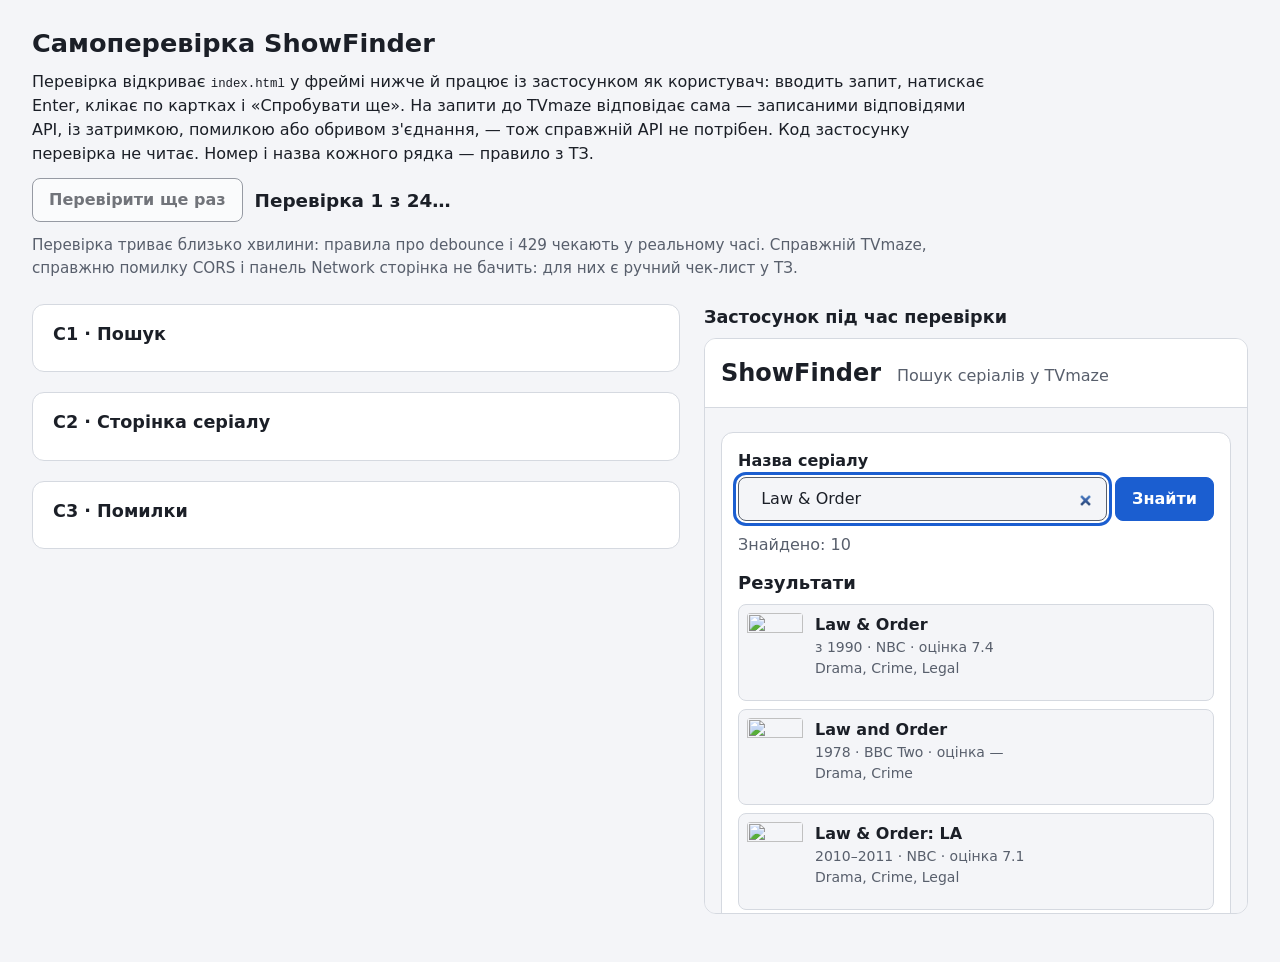
<file: Lab11/check.html>
<!doctype html>
<html lang="uk">
  <head>
    <meta charset="utf-8" />
    <meta name="viewport" content="width=device-width, initial-scale=1" />
    <title>Самоперевірка — ShowFinder</title>
    <link rel="icon" href="data:," />
    <link rel="stylesheet" href="check/check.css" />
    <script type="module" src="check/main.js"></script>
  </head>
  <body>
    <header class="intro">
      <h1>Самоперевірка ShowFinder</h1>
      <p>
        Перевірка відкриває <code>index.html</code> у фреймі нижче й працює із застосунком як
        користувач: вводить запит, натискає Enter, клікає по картках і «Спробувати ще». На запити
        до TVmaze відповідає сама — записаними відповідями API, із затримкою, помилкою або обривом
        з'єднання, — тож справжній API не потрібен. Код застосунку перевірка не читає. Номер і
        назва кожного рядка — правило з ТЗ.
      </p>
      <p class="intro__run">
        <button id="run" type="button">Перевірити ще раз</button>
        <span id="summary" role="status">Перевірка не запускалася: потрібен JavaScript.</span>
      </p>
      <p class="intro__note">
        Перевірка триває близько хвилини: правила про debounce і 429 чекають у реальному часі.
        Справжній TVmaze, справжню помилку CORS і панель Network сторінка не бачить: для них є
        ручний чек-лист у ТЗ.
      </p>
    </header>
    <main class="layout">
      <div id="results" class="results"></div>
      <section class="stage-wrap" aria-labelledby="stage-title">
        <h2 id="stage-title">Застосунок під час перевірки</h2>
        <div id="stage" class="stage"></div>
      </section>
    </main>
  </body>
</html>
</file>
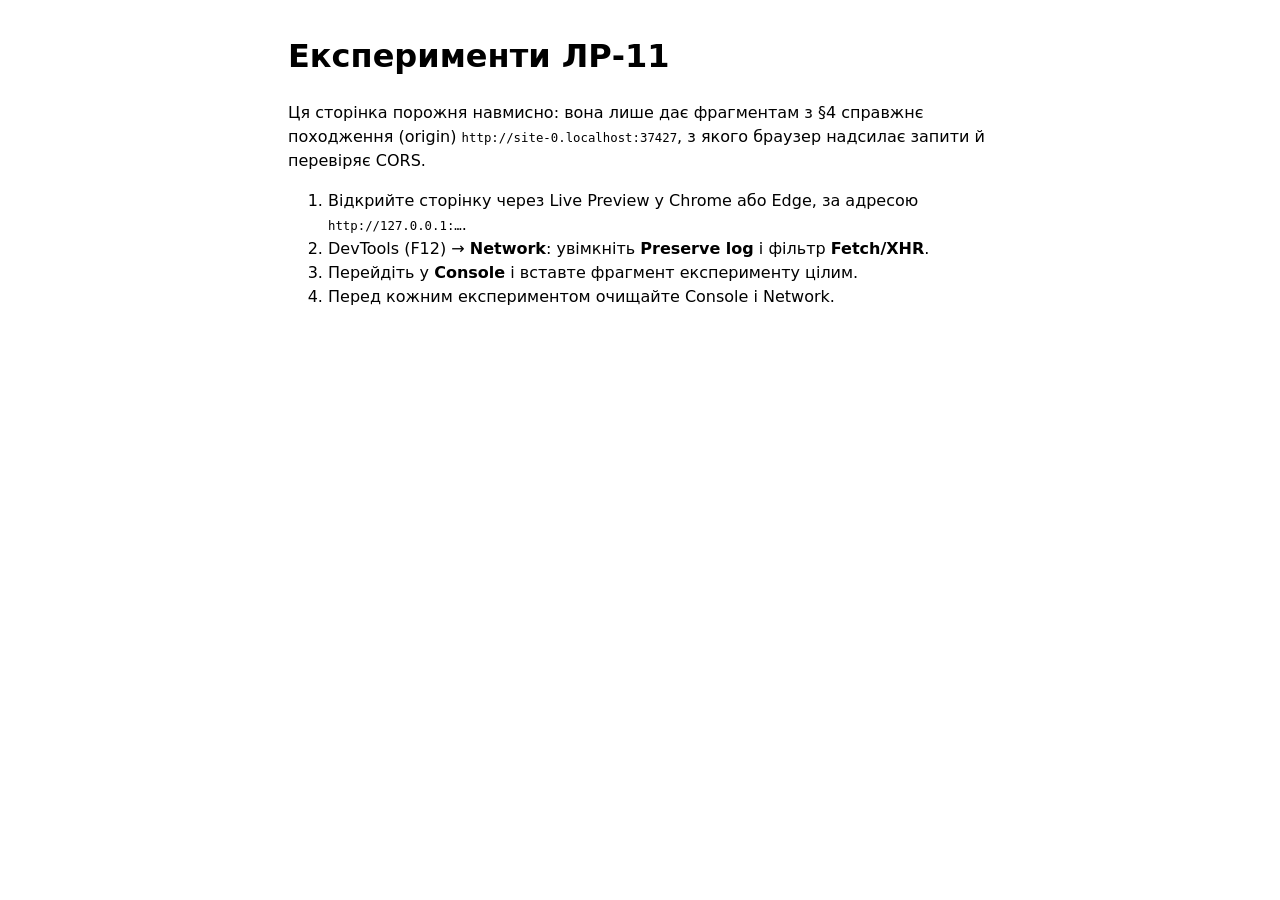
<file: Lab11/experiments.html>
<!doctype html>
<html lang="uk">
  <head>
    <meta charset="utf-8" />
    <meta name="viewport" content="width=device-width, initial-scale=1" />
    <title>Експерименти ЛР-11</title>
    <link rel="icon" href="data:," />
    <style>
      :root {
        color-scheme: light dark;
        font-family: system-ui, -apple-system, 'Segoe UI', Roboto, sans-serif;
        line-height: 1.5;
      }

      body {
        max-width: 44rem;
        margin: 2rem auto;
        padding: 0 1rem;
      }

      code {
        font-size: 0.95em;
      }
    </style>
  </head>
  <body>
    <h1>Експерименти ЛР-11</h1>
    <p>
      Ця сторінка порожня навмисно: вона лише дає фрагментам з §4 справжнє походження (origin)
      <code id="origin"></code>, з якого браузер надсилає запити й перевіряє CORS.
    </p>
    <ol>
      <li>Відкрийте сторінку через Live Preview у Chrome або Edge, за адресою <code>http://127.0.0.1:…</code>.</li>
      <li>DevTools (F12) → <strong>Network</strong>: увімкніть <strong>Preserve log</strong> і фільтр <strong>Fetch/XHR</strong>.</li>
      <li>Перейдіть у <strong>Console</strong> і вставте фрагмент експерименту цілим.</li>
      <li>Перед кожним експериментом очищайте Console і Network.</li>
    </ol>
    <script>
      document.querySelector('#origin').textContent = location.origin;
    </script>
  </body>
</html>
</file>
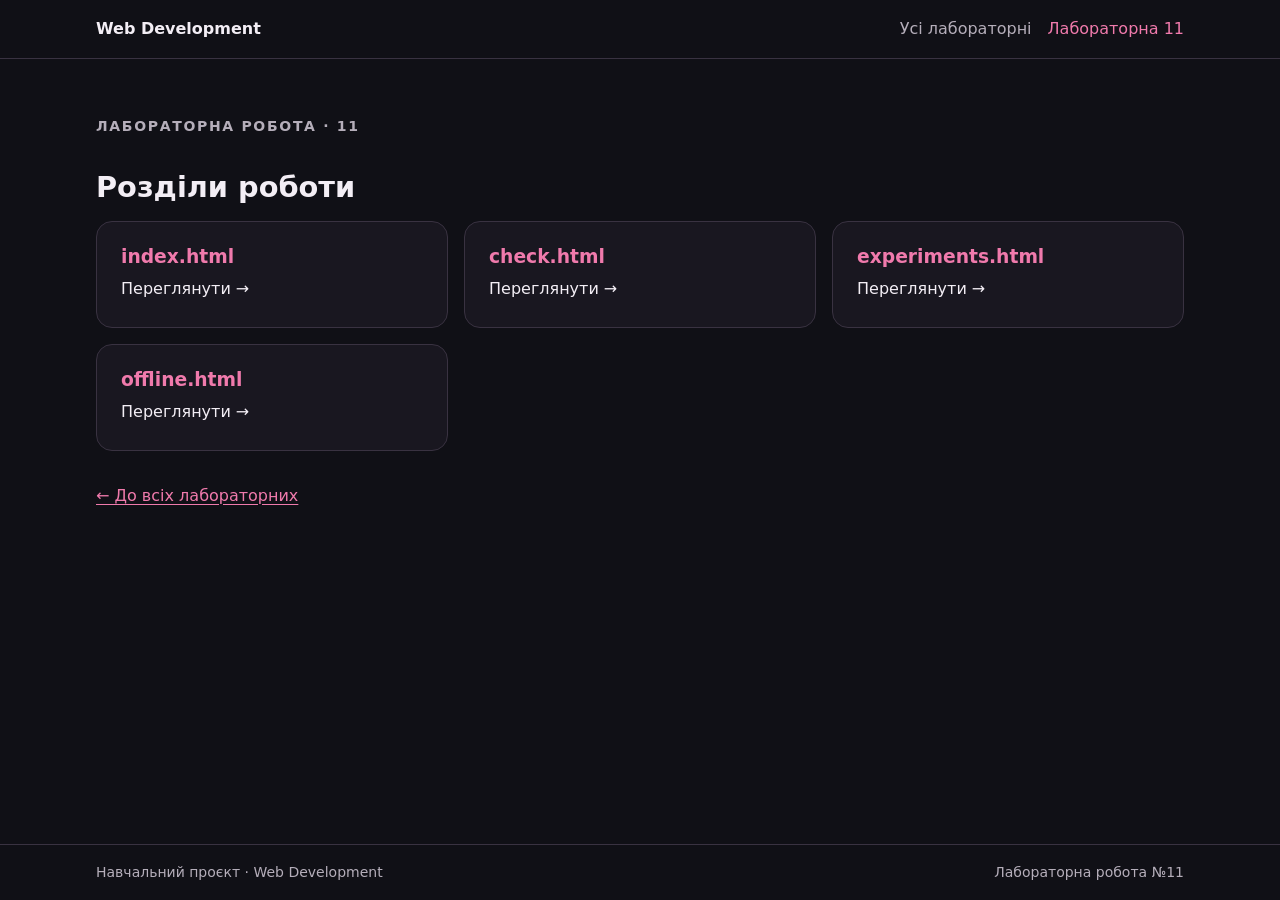
<file: Lab11/nav.html>
<!doctype html>
<html lang="uk">
  <head>
    <meta charset="UTF-8" />
    <meta name="viewport" content="width=device-width, initial-scale=1.0" />
    <meta name="description" content="Навігація лабораторної роботи №11" />
    <meta name="theme-color" content="#101016" />
    <title>Лабораторна робота №11 · Web Development</title>
    <link rel="shortcut icon" href="../favicon.svg" type="image/svg+xml" />
    <link rel="stylesheet" href="../site.css" />
  </head>
  <body>
    <header class="site-header">
      <a class="skip-link" href="#main">Перейти до вмісту</a>
      <div class="site-shell site-header__inner">
        <a class="site-brand" href="../index.html">Web Development</a>
        <nav class="site-nav" aria-label="Основна навігація">
          <ul class="site-nav__list">
            <li><a href="../index.html">Усі лабораторні</a></li>
            <li><a href="index.html" aria-current="page">Лабораторна 11</a></li>
          </ul>
        </nav>
      </div>
    </header>

    <main class="site-shell site-main" id="main">
      <header class="page-intro">
        <p class="eyebrow">Лабораторна робота · 11</p>
        <h1></h1>
      </header>

      <section aria-labelledby="sections-title">
        <h2 id="sections-title">Розділи роботи</h2>
        <div class="card-grid">
          <a class="card card--link" href="index.html">
            <h3 class="card__title">index.html</h3>
            <span>Переглянути →</span>
          </a>
          <a class="card card--link" href="check.html">
            <h3 class="card__title">check.html</h3>
            <span>Переглянути →</span>
          </a>
          <a class="card card--link" href="experiments.html">
            <h3 class="card__title">experiments.html</h3>
            <span>Переглянути →</span>
          </a>
          <a class="card card--link" href="offline.html">
            <h3 class="card__title">offline.html</h3>
            <span>Переглянути →</span>
          </a>
        </div>
      </section>
      <a class="back-link" href="../index.html">← До всіх лабораторних</a>
    </main>

    <footer class="site-footer">
      <div class="site-shell site-footer__inner">
        <p>Навчальний проєкт · Web Development</p>
        <p>Лабораторна робота №11</p>
      </div>
    </footer>
  </body>
</html>
</file>
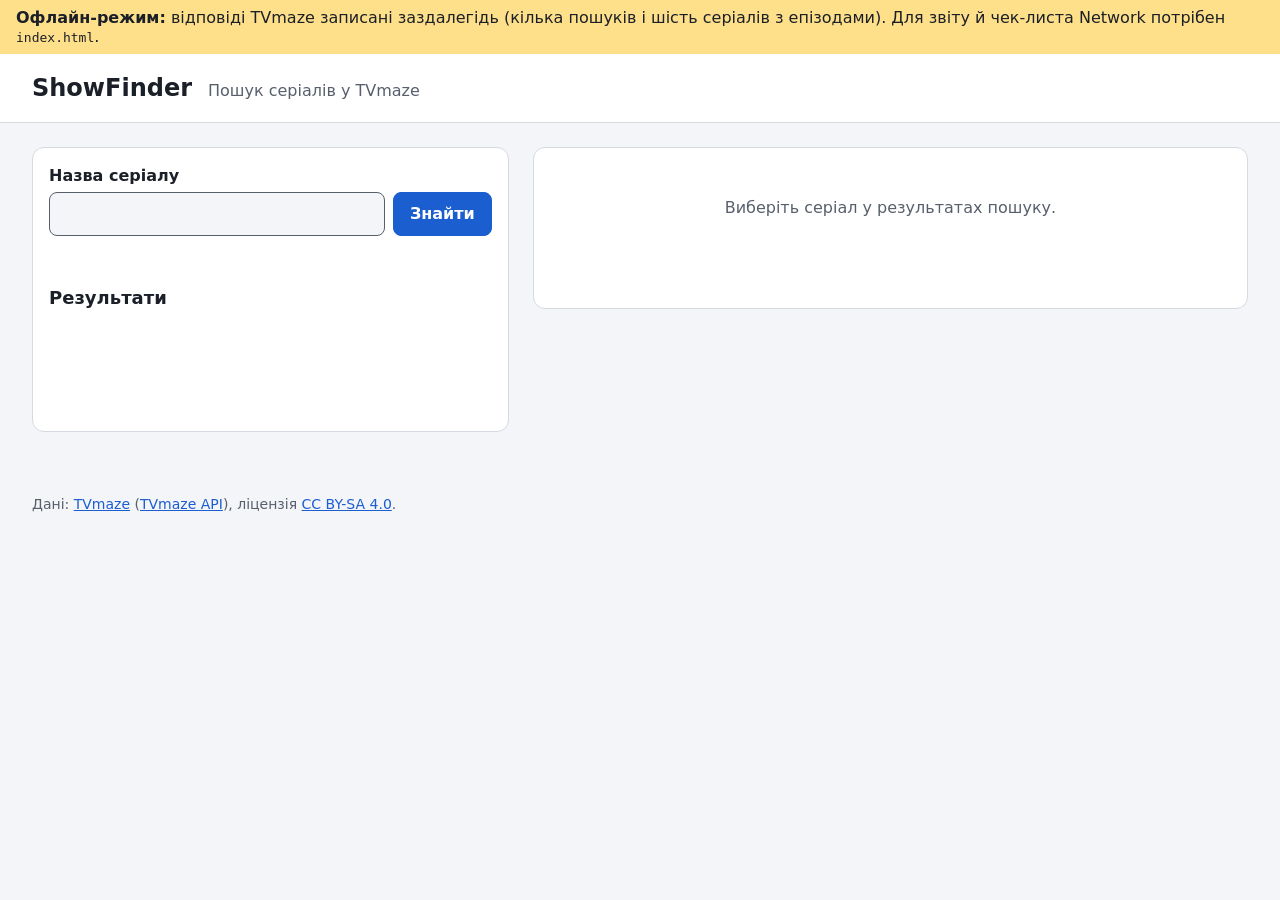
<file: Lab11/offline.html>
<!doctype html>
<html lang="uk">
  <head>
    <meta charset="utf-8" />
    <meta name="viewport" content="width=device-width, initial-scale=1" />
    <title>ShowFinder — офлайн-режим</title>
    <link rel="icon" href="data:," />
    <style>
      html,
      body {
        height: 100%;
        margin: 0;
        font-family: system-ui, -apple-system, 'Segoe UI', Roboto, sans-serif;
      }

      body {
        display: flex;
        flex-direction: column;
      }

      .banner {
        margin: 0;
        padding: 0.5rem 1rem;
        color: #1b1f27;
        background: #ffe08a;
      }

      iframe {
        flex: 1;
        width: 100%;
        border: 0;
      }
    </style>
    <!--
      Той самий index.html, але запити до TVmaze отримують записані відповіді з check/fixtures/
      через 0,25–0,9 с (check/net.js). Для заняття, коли TVmaze обмежує запити з однієї адреси
      (429) або мережі немає. Змінювати цей файл не потрібно.
    -->
    <script type="module">
      const frame = document.querySelector('iframe');
      const response = await fetch('index.html', { cache: 'no-store' });
      const html = await response.text();
      frame.srcdoc = html.replace(/<head(\s[^>]*)?>/i, (tag) => `${tag}<script src="check/net.js" data-offline><\/script>`);
    </script>
  </head>
  <body>
    <p class="banner">
      <strong>Офлайн-режим:</strong> відповіді TVmaze записані заздалегідь (кілька пошуків і шість
      серіалів з епізодами). Для звіту й чек-листа Network потрібен <code>index.html</code>.
    </p>
    <iframe title="ShowFinder в офлайн-режимі"></iframe>
  </body>
</html>
</file>
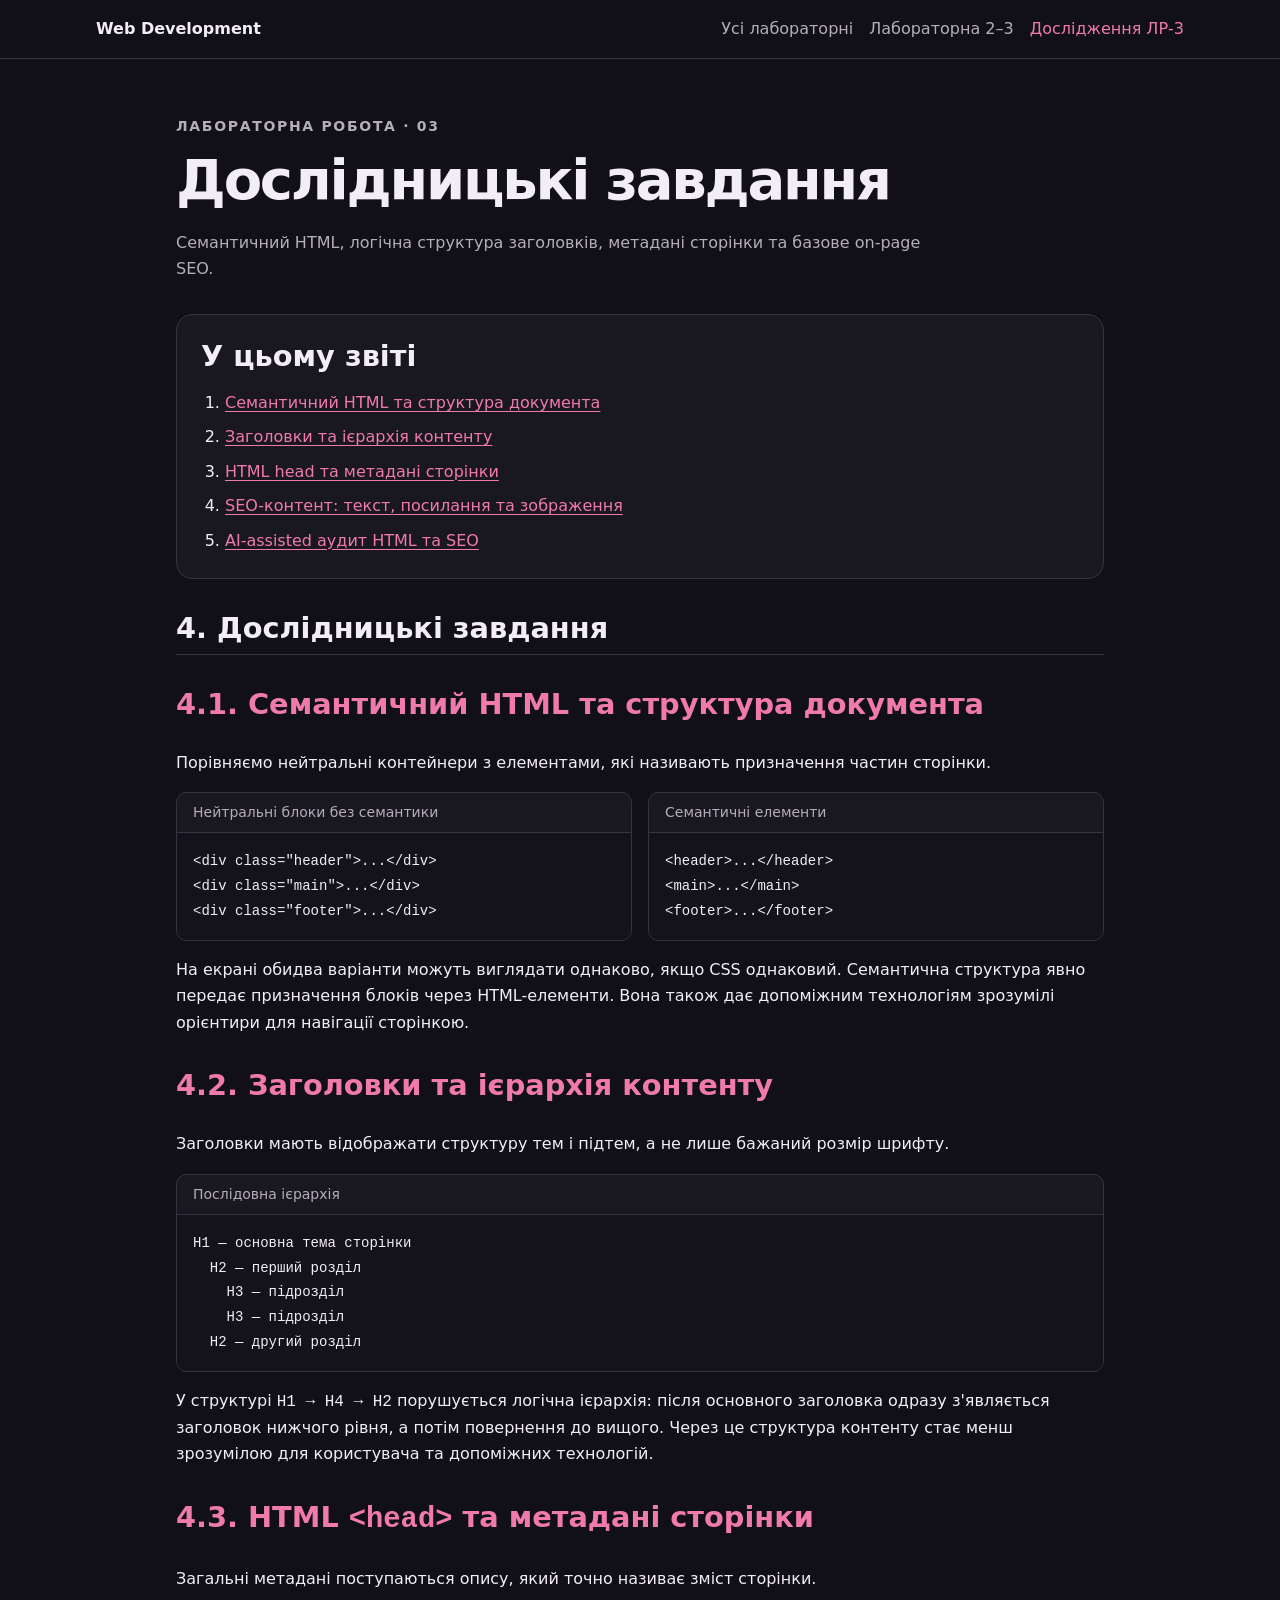
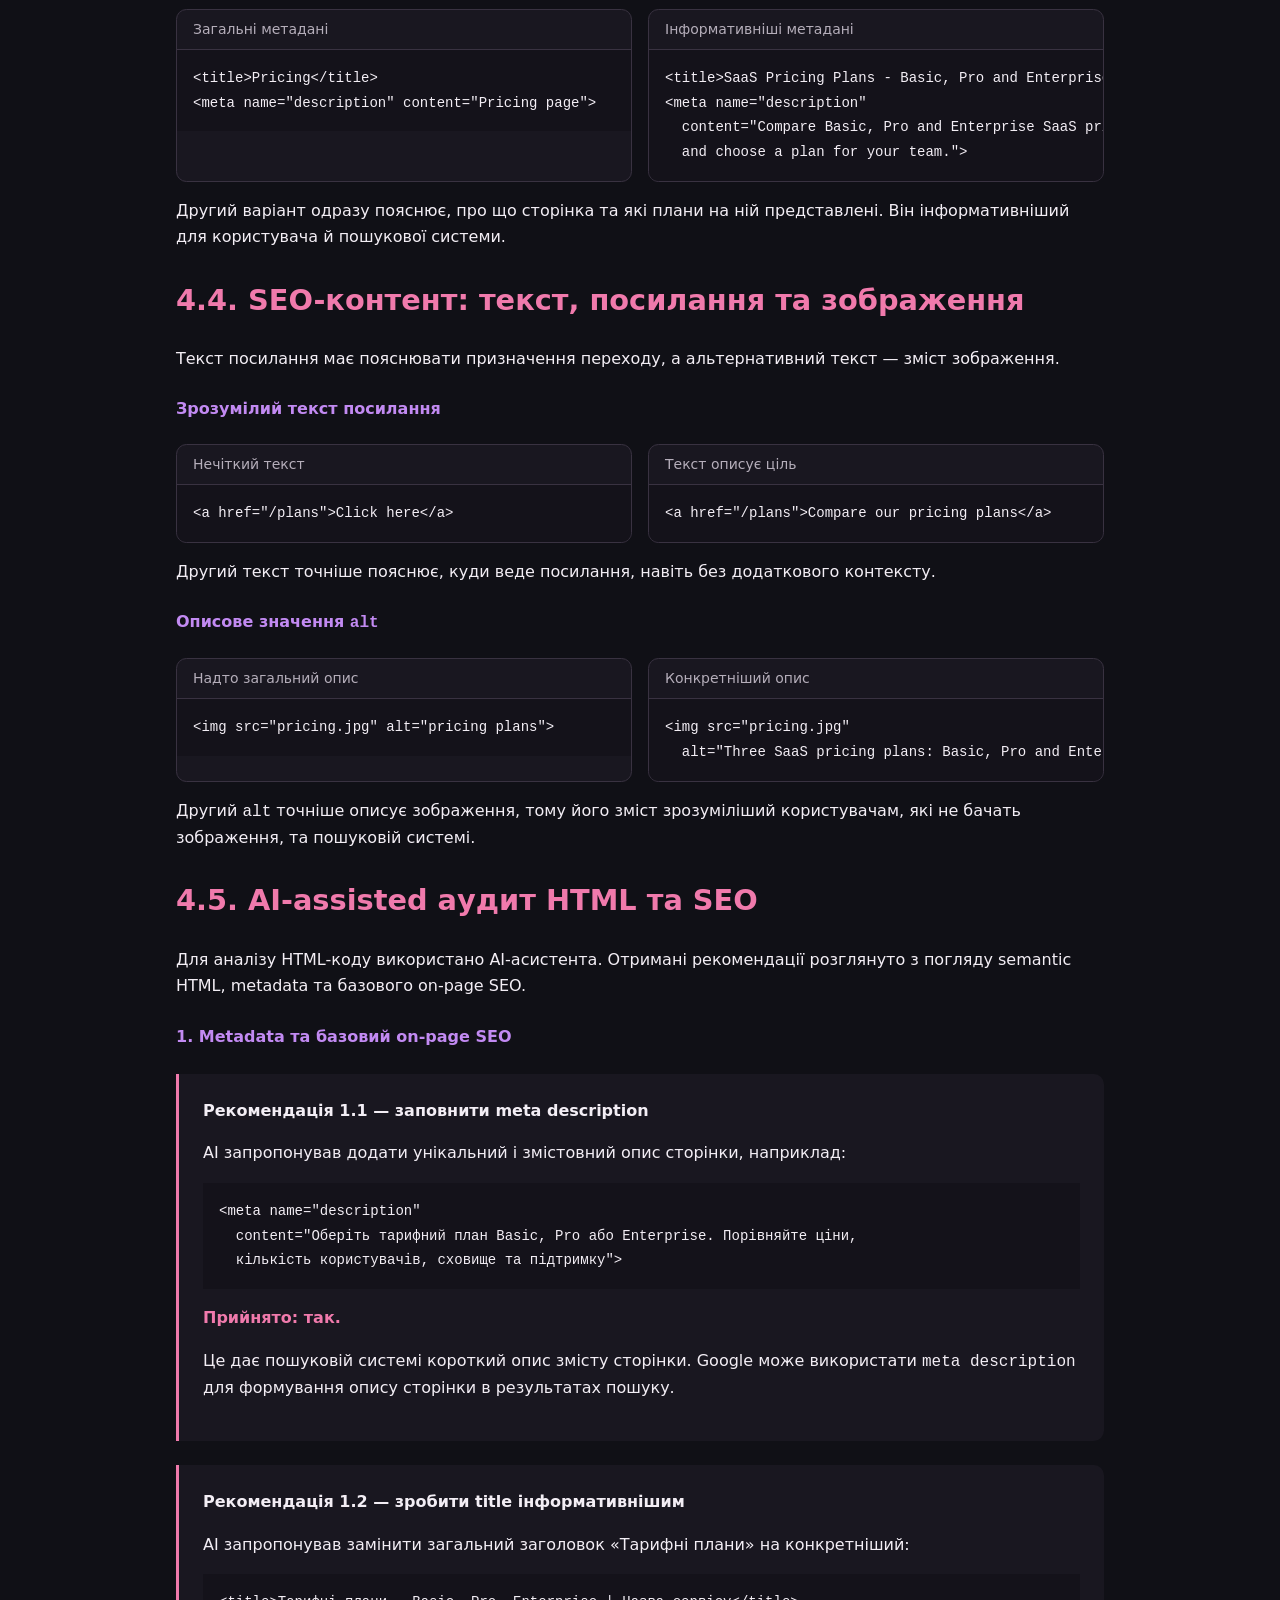
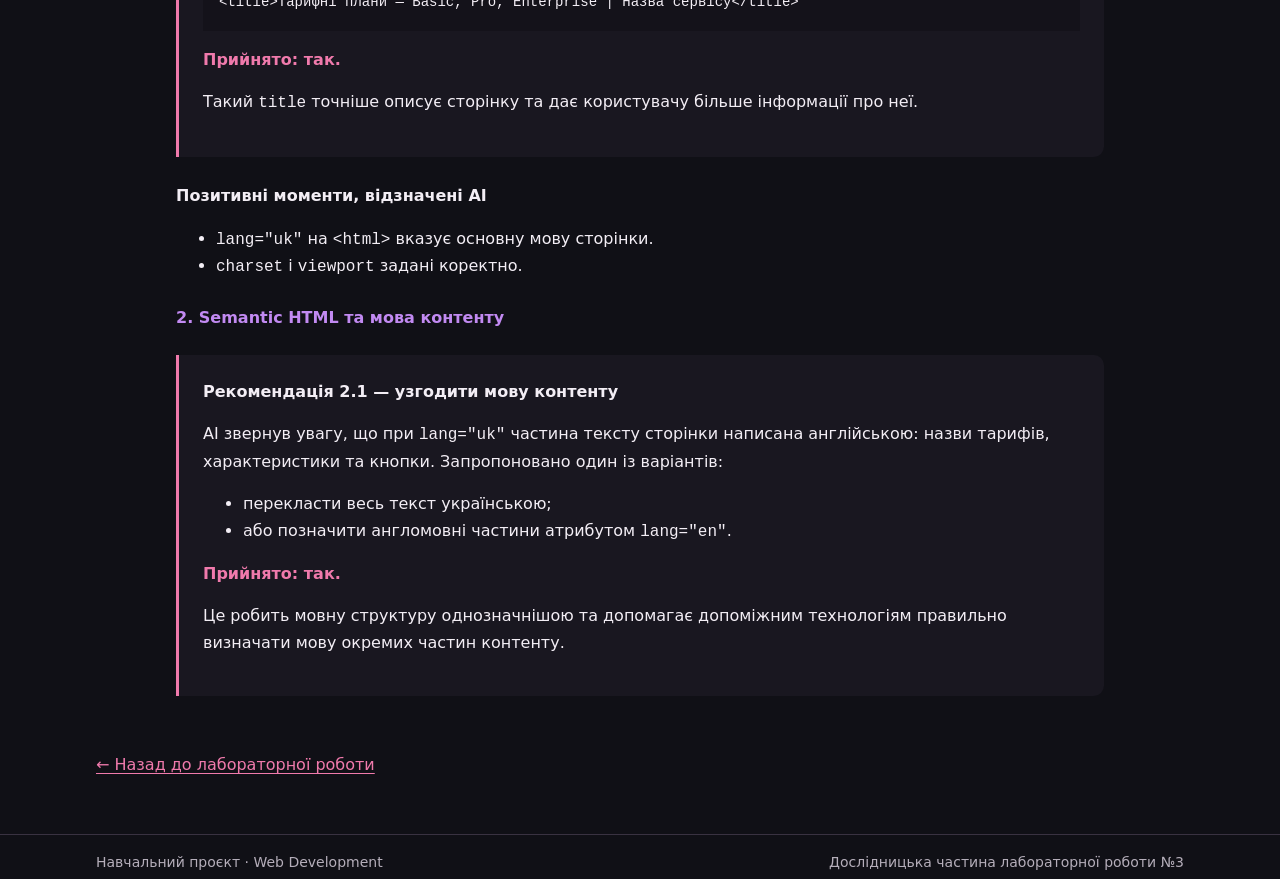
<file: lab2/experiments-lab3.html>
<!doctype html>
<html lang="uk">
  <head>
    <meta charset="UTF-8" />
    <meta name="viewport" content="width=device-width, initial-scale=1.0" />
    <meta
      name="description"
      content="Дослідницькі завдання лабораторної роботи №3: семантичний HTML, ієрархія заголовків, метадані та базове SEO."
    />
    <meta name="theme-color" content="#101016" />
    <title>Дослідницькі завдання: HTML та SEO · ЛР-3</title>
    <link rel="stylesheet" href="../site.css" />
    <link rel="stylesheet" href="experiments-lab3.css" />
  </head>
  <body>
    <a class="skip-link" href="#main-content">Перейти до основного вмісту</a>

    <header class="site-header">
      <div class="site-shell site-header__inner">
        <a class="site-brand" href="../index.html">Web Development</a>
        <nav class="site-nav" aria-label="Основна навігація">
          <ul class="site-nav__list">
            <li><a href="../index.html">Усі лабораторні</a></li>
            <li><a href="index.html">Лабораторна 2–3</a></li>
            <li><a href="experiments-lab3.html" aria-current="page">Дослідження ЛР-3</a></li>
          </ul>
        </nav>
      </div>
    </header>

    <main class="site-shell site-main" id="main-content">
      <article class="research-report">
        <header class="page-intro">
          <p class="eyebrow">Лабораторна робота · 03</p>
          <h1>Дослідницькі завдання</h1>
          <p>
            Семантичний HTML, логічна структура заголовків, метадані сторінки та базове on-page SEO.
          </p>
        </header>

        <nav class="report-toc" aria-label="Зміст дослідницької роботи">
          <h2>У цьому звіті</h2>
          <ol>
            <li><a href="#semantic-html">Семантичний HTML та структура документа</a></li>
            <li><a href="#heading-hierarchy">Заголовки та ієрархія контенту</a></li>
            <li><a href="#metadata">HTML head та метадані сторінки</a></li>
            <li><a href="#seo-content">SEO-контент: текст, посилання та зображення</a></li>
            <li><a href="#ai-audit">AI-assisted аудит HTML та SEO</a></li>
          </ol>
        </nav>

        <section aria-labelledby="research-heading">
          <h2 id="research-heading">4. Дослідницькі завдання</h2>

          <section class="report-section" id="semantic-html" aria-labelledby="semantic-heading">
            <h3 id="semantic-heading">4.1. Семантичний HTML та структура документа</h3>
            <p>
              Порівняємо нейтральні контейнери з елементами, які називають призначення частин
              сторінки.
            </p>

            <div class="code-comparison">
              <figure class="code-example">
                <figcaption>Нейтральні блоки без семантики</figcaption>
                <pre><code>&lt;div class="header"&gt;...&lt;/div&gt;
&lt;div class="main"&gt;...&lt;/div&gt;
&lt;div class="footer"&gt;...&lt;/div&gt;</code></pre>
              </figure>
              <figure class="code-example">
                <figcaption>Семантичні елементи</figcaption>
                <pre><code>&lt;header&gt;...&lt;/header&gt;
&lt;main&gt;...&lt;/main&gt;
&lt;footer&gt;...&lt;/footer&gt;</code></pre>
              </figure>
            </div>

            <p>
              На екрані обидва варіанти можуть виглядати однаково, якщо CSS однаковий. Семантична
              структура явно передає призначення блоків через HTML-елементи. Вона також дає
              допоміжним технологіям зрозумілі орієнтири для навігації сторінкою.
            </p>
          </section>

          <section class="report-section" id="heading-hierarchy" aria-labelledby="heading-heading">
            <h3 id="heading-heading">4.2. Заголовки та ієрархія контенту</h3>
            <p>
              Заголовки мають відображати структуру тем і підтем, а не лише бажаний розмір шрифту.
            </p>
            <figure class="code-example">
              <figcaption>Послідовна ієрархія</figcaption>
              <pre><code>H1 — основна тема сторінки
  H2 — перший розділ
    H3 — підрозділ
    H3 — підрозділ
  H2 — другий розділ</code></pre>
            </figure>
            <p>
              У структурі <code>H1 → H4 → H2</code> порушується логічна ієрархія: після основного
              заголовка одразу з'являється заголовок нижчого рівня, а потім повернення до вищого.
              Через це структура контенту стає менш зрозумілою для користувача та допоміжних
              технологій.
            </p>
          </section>

          <section class="report-section" id="metadata" aria-labelledby="metadata-heading">
            <h3 id="metadata-heading">4.3. HTML <code>&lt;head&gt;</code> та метадані сторінки</h3>
            <p>Загальні метадані поступаються опису, який точно називає зміст сторінки.</p>
            <div class="code-comparison">
              <figure class="code-example">
                <figcaption>Загальні метадані</figcaption>
                <pre><code>&lt;title&gt;Pricing&lt;/title&gt;
&lt;meta name="description" content="Pricing page"&gt;</code></pre>
              </figure>
              <figure class="code-example">
                <figcaption>Інформативніші метадані</figcaption>
                <pre><code>&lt;title&gt;SaaS Pricing Plans - Basic, Pro and Enterprise&lt;/title&gt;
&lt;meta name="description"
  content="Compare Basic, Pro and Enterprise SaaS pricing plans
  and choose a plan for your team."&gt;</code></pre>
              </figure>
            </div>
            <p>
              Другий варіант одразу пояснює, про що сторінка та які плани на ній представлені. Він
              інформативніший для користувача й пошукової системи.
            </p>
          </section>

          <section class="report-section" id="seo-content" aria-labelledby="seo-heading">
            <h3 id="seo-heading">4.4. SEO-контент: текст, посилання та зображення</h3>
            <p>
              Текст посилання має пояснювати призначення переходу, а альтернативний текст — зміст
              зображення.
            </p>

            <h4>Зрозумілий текст посилання</h4>
            <div class="code-comparison">
              <figure class="code-example">
                <figcaption>Нечіткий текст</figcaption>
                <pre><code>&lt;a href="/plans"&gt;Click here&lt;/a&gt;</code></pre>
              </figure>
              <figure class="code-example">
                <figcaption>Текст описує ціль</figcaption>
                <pre><code>&lt;a href="/plans"&gt;Compare our pricing plans&lt;/a&gt;</code></pre>
              </figure>
            </div>
            <p>
              Другий текст точніше пояснює, куди веде посилання, навіть без додаткового контексту.
            </p>

            <h4>Описове значення <code>alt</code></h4>
            <div class="code-comparison">
              <figure class="code-example">
                <figcaption>Надто загальний опис</figcaption>
                <pre><code>&lt;img src="pricing.jpg" alt="pricing plans"&gt;</code></pre>
              </figure>
              <figure class="code-example">
                <figcaption>Конкретніший опис</figcaption>
                <pre><code>&lt;img src="pricing.jpg"
  alt="Three SaaS pricing plans: Basic, Pro and Enterprise"&gt;</code></pre>
              </figure>
            </div>
            <p>
              Другий <code>alt</code> точніше описує зображення, тому його зміст зрозуміліший
              користувачам, які не бачать зображення, та пошуковій системі.
            </p>
          </section>

          <section class="report-section" id="ai-audit" aria-labelledby="ai-heading">
            <h3 id="ai-heading">4.5. AI-assisted аудит HTML та SEO</h3>
            <p>
              Для аналізу HTML-коду використано AI-асистента. Отримані рекомендації розглянуто з
              погляду semantic HTML, metadata та базового on-page SEO.
            </p>

            <section aria-labelledby="ai-metadata-heading">
              <h4 id="ai-metadata-heading">1. Metadata та базовий on-page SEO</h4>

              <section class="recommendation" aria-labelledby="description-recommendation">
                <h5 id="description-recommendation">
                  Рекомендація 1.1 — заповнити meta description
                </h5>
                <p>AI запропонував додати унікальний і змістовний опис сторінки, наприклад:</p>
                <pre><code>&lt;meta name="description"
  content="Оберіть тарифний план Basic, Pro або Enterprise. Порівняйте ціни,
  кількість користувачів, сховище та підтримку"&gt;</code></pre>
                <p class="accepted"><strong>Прийнято: так.</strong></p>
                <p>
                  Це дає пошуковій системі короткий опис змісту сторінки. Google може використати
                  <code>meta description</code> для формування опису сторінки в результатах пошуку.
                </p>
              </section>

              <section class="recommendation" aria-labelledby="title-recommendation">
                <h5 id="title-recommendation">Рекомендація 1.2 — зробити title інформативнішим</h5>
                <p>AI запропонував замінити загальний заголовок «Тарифні плани» на конкретніший:</p>
                <pre><code>&lt;title&gt;Тарифні плани — Basic, Pro, Enterprise | Назва сервісу&lt;/title&gt;</code></pre>
                <p class="accepted"><strong>Прийнято: так.</strong></p>
                <p>
                  Такий <code>title</code> точніше описує сторінку та дає користувачу більше
                  інформації про неї.
                </p>
              </section>

              <h5>Позитивні моменти, відзначені AI</h5>
              <ul>
                <li>
                  <code>lang="uk"</code> на <code>&lt;html&gt;</code> вказує основну мову сторінки.
                </li>
                <li><code>charset</code> і <code>viewport</code> задані коректно.</li>
              </ul>
            </section>

            <section aria-labelledby="ai-language-heading">
              <h4 id="ai-language-heading">2. Semantic HTML та мова контенту</h4>
              <section class="recommendation" aria-labelledby="language-recommendation">
                <h5 id="language-recommendation">Рекомендація 2.1 — узгодити мову контенту</h5>
                <p>
                  AI звернув увагу, що при <code>lang="uk"</code> частина тексту сторінки написана
                  англійською: назви тарифів, характеристики та кнопки. Запропоновано один із
                  варіантів:
                </p>
                <ul>
                  <li>перекласти весь текст українською;</li>
                  <li>або позначити англомовні частини атрибутом <code>lang="en"</code>.</li>
                </ul>
                <p class="accepted"><strong>Прийнято: так.</strong></p>
                <p>
                  Це робить мовну структуру однозначнішою та допомагає допоміжним технологіям
                  правильно визначати мову окремих частин контенту.
                </p>
              </section>
            </section>
          </section>
        </section>
      </article>

      <a class="back-link" href="index.html">← Назад до лабораторної роботи</a>
    </main>

    <footer class="site-footer">
      <div class="site-shell site-footer__inner">
        <p>Навчальний проєкт · Web Development</p>
        <p>Дослідницька частина лабораторної роботи №3</p>
      </div>
    </footer>
  </body>
</html>
</file>
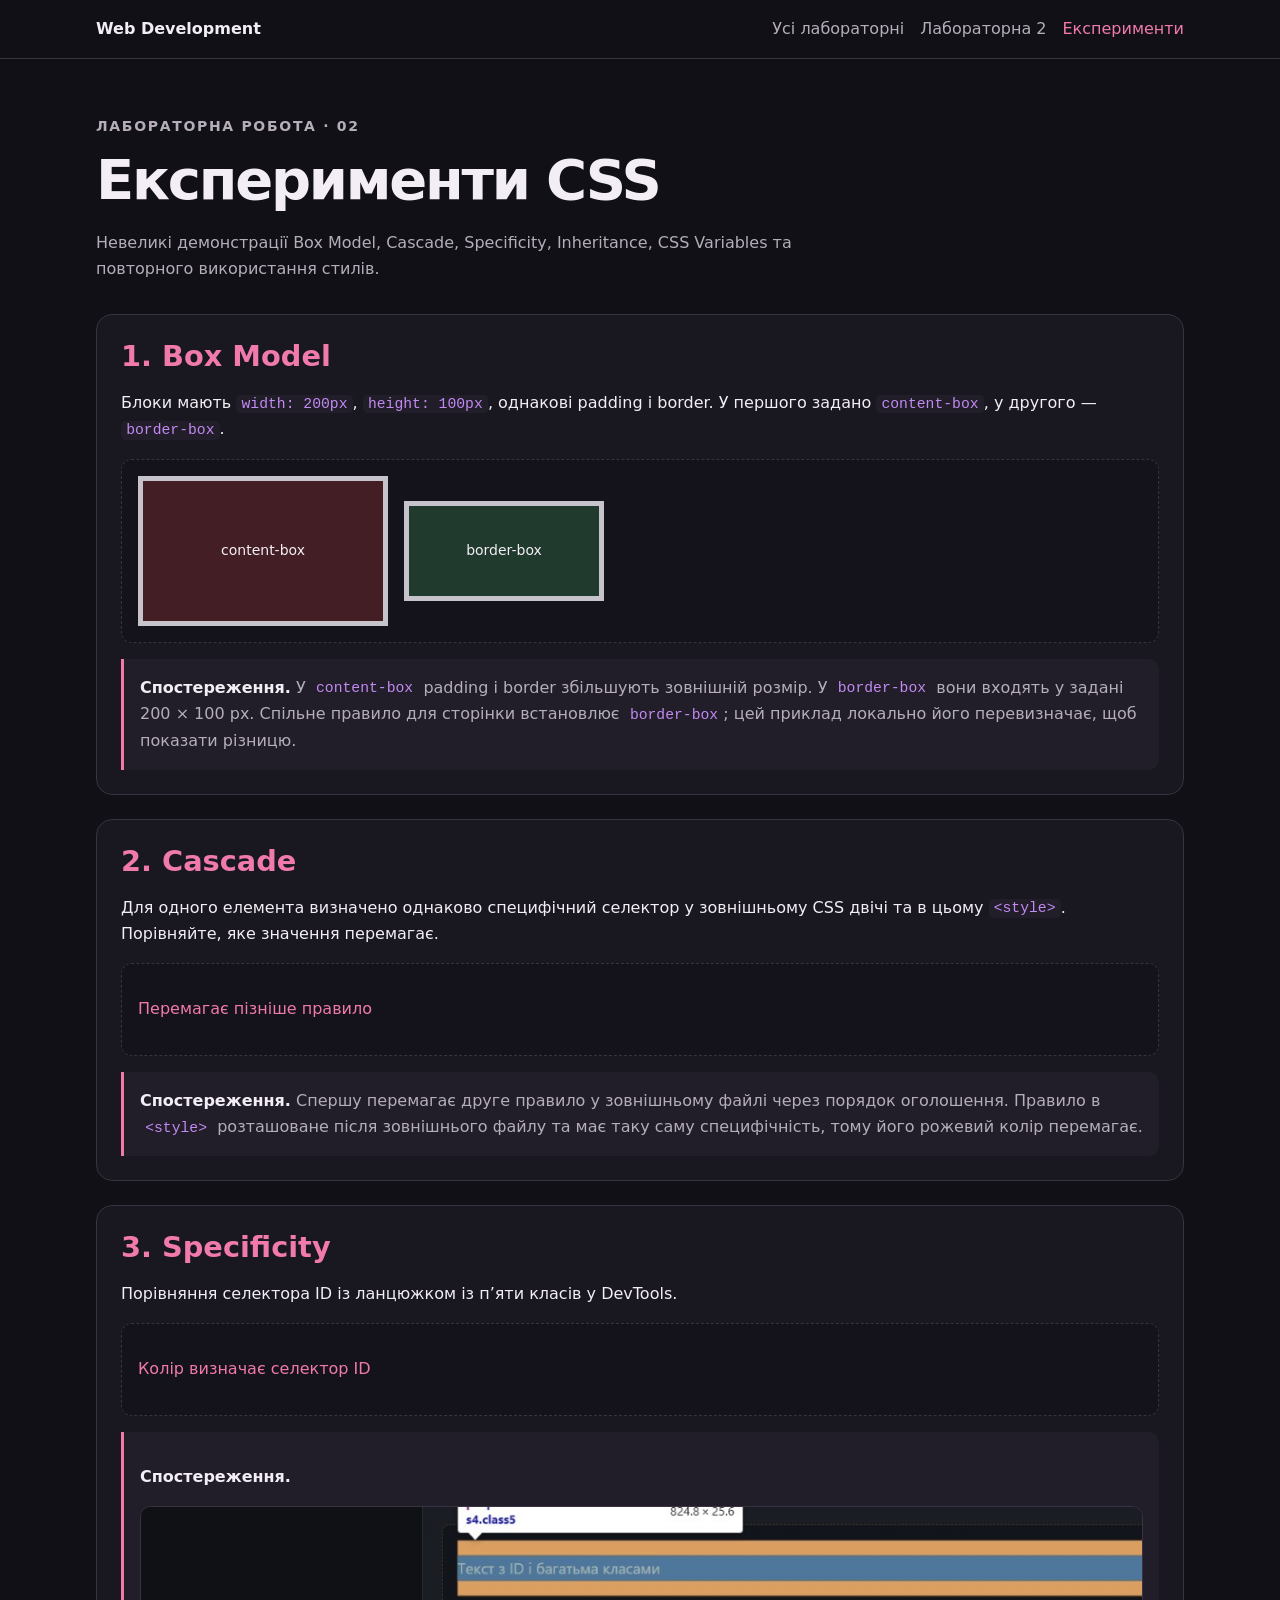
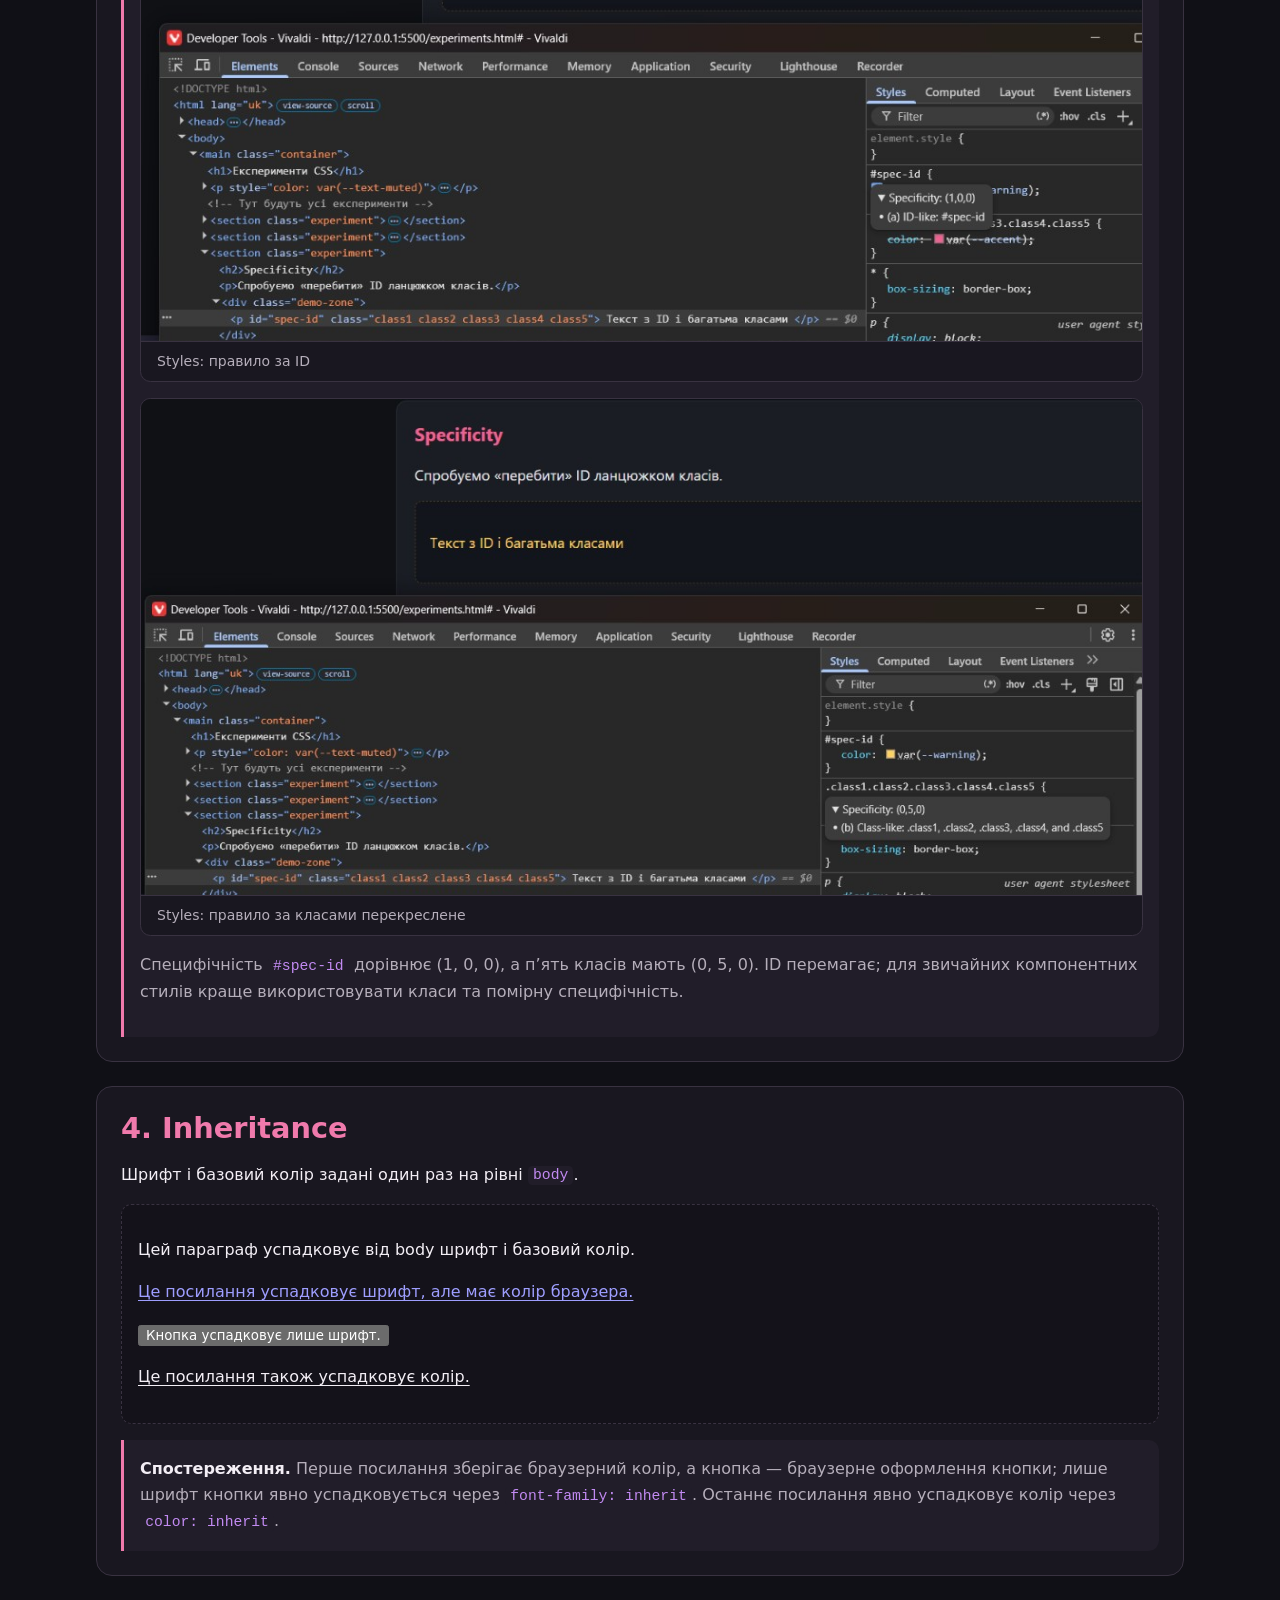
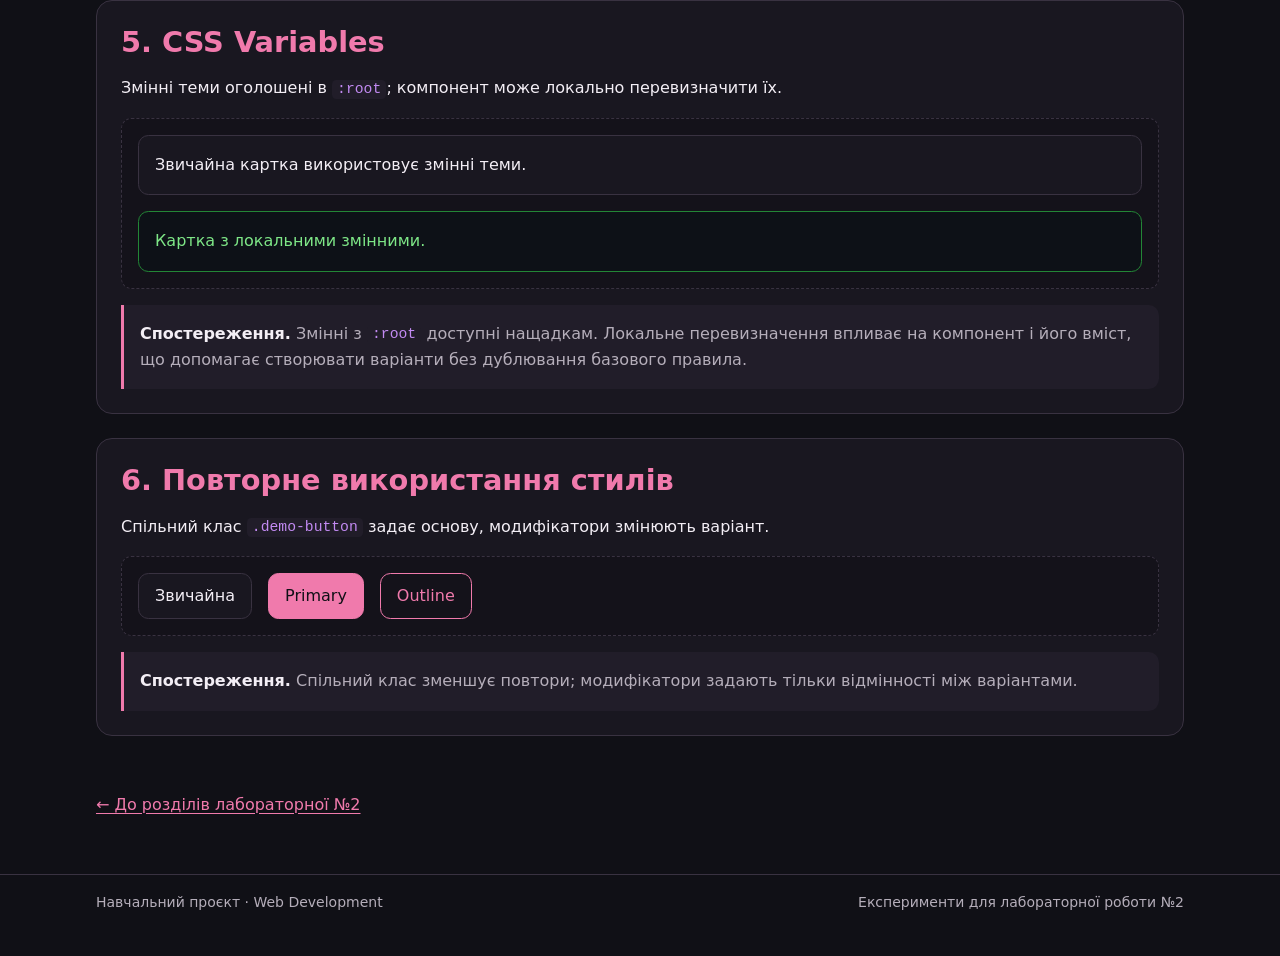
<file: lab2/experiments.html>
<!doctype html>
<html lang="uk">
  <head>
    <meta charset="UTF-8" />
    <meta name="viewport" content="width=device-width, initial-scale=1.0" />
    <meta
      name="description"
      content="Експерименти з Box Model, каскадом, специфічністю, успадкуванням і CSS-змінними."
    />
    <meta name="theme-color" content="#101016" />
    <title>Експерименти CSS · Лабораторна робота №2</title>
    <link rel="stylesheet" href="../site.css" />
    <link rel="stylesheet" href="experiments.css" />
    <style>
      .cascade-demo {
        color: var(--color-pink);
      }
    </style>
  </head>
  <body>
    <header class="site-header">
      <a class="skip-link" href="#main">Перейти до вмісту</a>
      <div class="site-shell site-header__inner">
        <a class="site-brand" href="../index.html">Web Development</a>
        <nav class="site-nav" aria-label="Основна навігація">
          <ul class="site-nav__list">
            <li><a href="../index.html">Усі лабораторні</a></li>
            <li><a href="index.html">Лабораторна 2</a></li>
            <li><a href="experiments.html" aria-current="page">Експерименти</a></li>
          </ul>
        </nav>
      </div>
    </header>

    <main class="site-shell site-main" id="main">
      <header class="page-intro">
        <p class="eyebrow">Лабораторна робота · 02</p>
        <h1>Експерименти CSS</h1>
        <p>
          Невеликі демонстрації Box Model, Cascade, Specificity, Inheritance, CSS Variables та
          повторного використання стилів.
        </p>
      </header>

      <section class="experiment" aria-labelledby="box-model-title">
        <h2 id="box-model-title">1. Box Model</h2>
        <p>
          Блоки мають <code>width: 200px</code>, <code>height: 100px</code>, однакові padding і
          border. У першого задано <code>content-box</code>, у другого — <code>border-box</code>.
        </p>
        <div class="demo-zone demo-zone--row">
          <div class="box box--content">content-box</div>
          <div class="box box--border">border-box</div>
        </div>
        <p class="observation">
          <strong>Спостереження.</strong> У <code>content-box</code> padding і border збільшують
          зовнішній розмір. У <code>border-box</code> вони входять у задані 200 × 100 px. Спільне
          правило для сторінки встановлює <code>border-box</code>; цей приклад локально його
          перевизначає, щоб показати різницю.
        </p>
      </section>

      <section class="experiment" aria-labelledby="cascade-title">
        <h2 id="cascade-title">2. Cascade</h2>
        <p>
          Для одного елемента визначено однаково специфічний селектор у зовнішньому CSS двічі та в
          цьому <code>&lt;style&gt;</code>. Порівняйте, яке значення перемагає.
        </p>
        <div class="demo-zone"><p class="cascade-demo">Перемагає пізніше правило</p></div>
        <p class="observation">
          <strong>Спостереження.</strong> Спершу перемагає друге правило у зовнішньому файлі через
          порядок оголошення. Правило в <code>&lt;style&gt;</code> розташоване після зовнішнього
          файлу та має таку саму специфічність, тому його рожевий колір перемагає.
        </p>
      </section>

      <section class="experiment" aria-labelledby="specificity-title">
        <h2 id="specificity-title">3. Specificity</h2>
        <p>Порівняння селектора ID із ланцюжком із п’яти класів у DevTools.</p>
        <div class="demo-zone demo-zone--stack">
          <p id="spec-id" class="class1 class2 class3 class4 class5">Колір визначає селектор ID</p>
        </div>
        <div class="observation">
          <p><strong>Спостереження.</strong></p>

          <div class="specificity-images">
            <figure class="specificity-image">
              <img src="attachment/Specificity1.jpg" alt="DevTools показує правило селектора ID" />
              <figcaption>Styles: правило за ID</figcaption>
            </figure>
            <figure class="specificity-image">
              <img
                src="attachment/Specificity2.jpg"
                alt="DevTools показує ланцюжок класів і його специфічність"
              />
              <figcaption>Styles: правило за класами перекреслене</figcaption>
            </figure>
          </div>
          <p>
            Специфічність <code>#spec-id</code> дорівнює (1, 0, 0), а п’ять класів мають (0, 5, 0).
            ID перемагає; для звичайних компонентних стилів краще використовувати класи та помірну
            специфічність.
          </p>
        </div>
      </section>

      <section class="experiment" aria-labelledby="inheritance-title">
        <h2 id="inheritance-title">4. Inheritance</h2>
        <p>Шрифт і базовий колір задані один раз на рівні <code>body</code>.</p>
        <div class="demo-zone inherit-demo">
          <p>Цей параграф успадковує від body шрифт і базовий колір.</p>
          <p>
            <a href="#inheritance-title">Це посилання успадковує шрифт, але має колір браузера.</a>
          </p>
          <button type="button">Кнопка успадковує лише шрифт.</button>
          <p>
            <a class="inherit-link" href="#inheritance-title"
              >Це посилання також успадковує колір.</a
            >
          </p>
        </div>
        <p class="observation">
          <strong>Спостереження.</strong> Перше посилання зберігає браузерний колір, а кнопка —
          браузерне оформлення кнопки; лише шрифт кнопки явно успадковується через
          <code>font-family: inherit</code>. Останнє посилання явно успадковує колір через
          <code>color: inherit</code>.
        </p>
      </section>

      <section class="experiment" aria-labelledby="variables-title">
        <h2 id="variables-title">5. CSS Variables</h2>
        <p>Змінні теми оголошені в <code>:root</code>; компонент може локально перевизначити їх.</p>
        <div class="demo-zone demo-zone--stack">
          <div class="demo-card">Звичайна картка використовує змінні теми.</div>
          <div class="demo-card demo-card--custom">Картка з локальними змінними.</div>
        </div>
        <p class="observation">
          <strong>Спостереження.</strong> Змінні з <code>:root</code> доступні нащадкам. Локальне
          перевизначення впливає на компонент і його вміст, що допомагає створювати варіанти без
          дублювання базового правила.
        </p>
      </section>

      <section class="experiment" aria-labelledby="reuse-title">
        <h2 id="reuse-title">6. Повторне використання стилів</h2>
        <p>Спільний клас <code>.demo-button</code> задає основу, модифікатори змінюють варіант.</p>
        <div class="demo-zone demo-zone--row">
          <button class="demo-button" type="button">Звичайна</button>
          <button class="demo-button demo-button--primary" type="button">Primary</button>
          <button class="demo-button demo-button--outline" type="button">Outline</button>
        </div>
        <p class="observation">
          <strong>Спостереження.</strong> Спільний клас зменшує повтори; модифікатори задають тільки
          відмінності між варіантами.
        </p>
      </section>

      <a class="back-link" href="index.html">← До розділів лабораторної №2</a>
    </main>

    <footer class="site-footer">
      <div class="site-shell site-footer__inner">
        <p>Навчальний проєкт · Web Development</p>
        <p>Експерименти для лабораторної роботи №2</p>
      </div>
    </footer>
  </body>
</html>
</file>
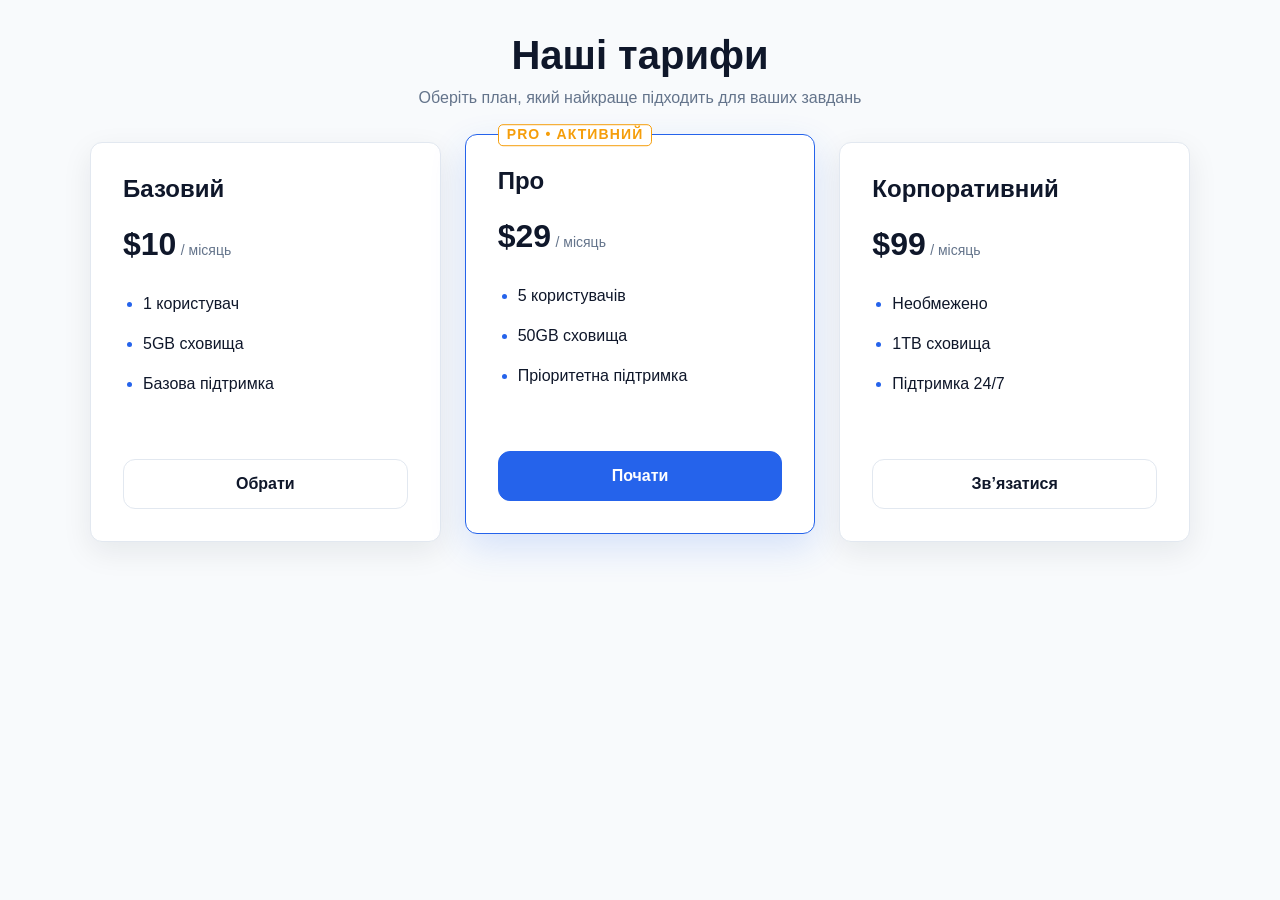
<file: lab2/pricing-card.html>
<!doctype html>
<html lang="uk">
  <head>
    <meta charset="UTF-8" />
    <meta name="viewport" content="width=device-width, initial-scale=1.0" />
    <meta
      name="description"
      content="Оберіть тарифний план Basic, Pro або Enterprise. Порівняйте ціни, кількість користувачів, сховище та підтримку"
    />
    <title>Тарифні плани — Basic, Pro, Enterprise | Назва сервісу</title>
    <link rel="stylesheet" href="pricing-card.css" />
  </head>
  <body>
    <main>
      <section class="pricing" aria-labelledby="pricing-title">
        <div class="pricing__container">
          <header class="pricing__header">
            <h1 id="pricing-title">Наші тарифи</h1>
            <p>Оберіть план, який найкраще підходить для ваших завдань</p>
          </header>

          <div class="pricing__cards">
            <article class="pricing-card">
              <div>
                <h2 class="pricing-card__title">Базовий</h2>
                <p class="pricing-card__price">
                  <span class="pricing-card__amount">$10</span>
                  <span class="pricing-card__period">/ місяць</span>
                </p>

                <ul class="pricing-card__features">
                  <li>1 користувач</li>
                  <li>5GB сховища</li>
                  <li>Базова підтримка</li>
                </ul>
              </div>

              <button class="btn btn--outline" type="button">Обрати</button>
            </article>

            <article class="pricing-card pricing-card--featured">
              <span class="pricing-card__badge">PRO • АКТИВНИЙ</span>

              <div>
                <h2 class="pricing-card__title">Про</h2>
                <p class="pricing-card__price">
                  <span class="pricing-card__amount">$29</span>
                  <span class="pricing-card__period">/ місяць</span>
                </p>

                <ul class="pricing-card__features">
                  <li>5 користувачів</li>
                  <li>50GB сховища</li>
                  <li>Пріоритетна підтримка</li>
                </ul>
              </div>

              <button class="btn btn--primary" type="button">Почати</button>
            </article>

            <article class="pricing-card">
              <div>
                <h2 class="pricing-card__title">Корпоративний</h2>
                <p class="pricing-card__price">
                  <span class="pricing-card__amount">$99</span>
                  <span class="pricing-card__period">/ місяць</span>
                </p>

                <ul class="pricing-card__features">
                  <li>Необмежено</li>
                  <li>1TB сховища</li>
                  <li>Підтримка 24/7</li>
                </ul>
              </div>

              <button class="btn btn--outline" type="button">Зв’язатися</button>
            </article>
          </div>
        </div>
      </section>
    </main>
  </body>
</html>
</file>
<file: site.css>
:root {
  color-scheme: dark;
  --color-background: #101016;
  --color-surface: #191720;
  --color-surface-raised: #211d29;
  --color-demo-background: #14121a;
  --color-text: #f3eef5;
  --color-muted: #b5aeba;
  --color-border: #393241;
  --color-pink: #f07aac;
  --color-purple: #c28af2;
  --font-family-base: system-ui, -apple-system, 'Segoe UI', sans-serif;
  --font-size-base: 1rem;
  --font-size-h1: clamp(2rem, 5vw, 3.5rem);
  --font-size-h2: clamp(1.35rem, 3vw, 1.8rem);
  --font-size-small: 0.875rem;
  --font-weight-bold: 700;
  --line-height-base: 1.65;
  --line-height-heading: 1.2;
  --tracking-heading: -0.04em;
  --spacing-sm: 0.5rem;
  --spacing-md: 1rem;
  --spacing-lg: 1.5rem;
  --spacing-xl: 2rem;
  --spacing-2xl: 3.5rem;
  --content-width: 68rem;
  --border-radius: 1rem;
  --border-radius-small: 0.65rem;
  --border-width: 1px;
}

*,
*::before,
*::after {
  box-sizing: border-box;
}

body {
  display: flex;
  min-width: 20rem;
  min-height: 100vh;
  flex-direction: column;
  margin: 0;
  background: var(--color-background);
  color: var(--color-text);
  font-family: var(--font-family-base);
  font-size: var(--font-size-base);
  line-height: var(--line-height-base);
}

a {
  color: var(--color-pink);
  text-underline-offset: 0.2em;
}

a:hover {
  color: var(--color-purple);
}

a:focus-visible {
  outline: 3px solid var(--color-purple);
  outline-offset: 4px;
  border-radius: var(--border-radius-small);
}

img {
  max-width: 100%;
}

.site-shell {
  width: min(var(--content-width), 100% - 2rem);
  margin-inline: auto;
}

.site-header,
.site-footer {
  border-color: var(--color-border);
  border-style: solid;
}

.site-header {
  border-width: 0 0 var(--border-width);
}

.site-header__inner,
.site-footer__inner {
  display: flex;
  align-items: center;
  justify-content: space-between;
  gap: var(--spacing-md);
  padding-block: var(--spacing-md);
}

.site-brand {
  color: var(--color-text);
  font-weight: var(--font-weight-bold);
  text-decoration: none;
}

.site-nav__list {
  display: flex;
  flex-wrap: wrap;
  gap: var(--spacing-md);
  margin: 0;
  padding: 0;
  list-style: none;
}

.site-nav a {
  color: var(--color-muted);
  text-decoration: none;
}

.site-nav a:hover,
.site-nav a[aria-current='page'] {
  color: var(--color-pink);
}

.site-main {
  flex: 1;
  padding-block: var(--spacing-2xl);
}

.page-intro {
  max-width: 48rem;
  margin-bottom: var(--spacing-xl);
}

.eyebrow {
  margin: 0 0 var(--spacing-sm);
  color: var(--color-pink);
  font-size: var(--font-size-small);
  font-weight: var(--font-weight-bold);
  letter-spacing: 0.12em;
  text-transform: uppercase;
}

h1,
h2,
h3 {
  line-height: var(--line-height-heading);
}

h1 {
  margin: 0 0 var(--spacing-md);
  font-size: var(--font-size-h1);
  letter-spacing: var(--tracking-heading);
}

h2 {
  margin: 0 0 var(--spacing-md);
  font-size: var(--font-size-h2);
}

.page-intro p,
.site-footer {
  color: var(--color-muted);
}

.card-grid {
  display: grid;
  grid-template-columns: repeat(auto-fit, minmax(min(100%, 17rem), 1fr));
  gap: var(--spacing-md);
}

.card {
  padding: var(--spacing-lg);
  border: var(--border-width) solid var(--color-border);
  border-radius: var(--border-radius);
  background: var(--color-surface);
}

.card--link {
  display: block;
  color: inherit;
  text-decoration: none;
  transition:
    transform 160ms ease,
    border-color 160ms ease,
    background-color 160ms ease;
}

.card--link:hover {
  transform: translateY(-3px);
  border-color: var(--color-pink);
  background: var(--color-surface-raised);
  color: inherit;
}

.card__title {
  margin: 0 0 var(--spacing-sm);
  color: var(--color-pink);
}

.card p:last-child {
  margin-bottom: 0;
  color: var(--color-muted);
}

.site-footer {
  border-width: var(--border-width) 0 0;
  font-size: var(--font-size-small);
}

.site-footer__inner p {
  margin: 0;
}

.back-link {
  display: inline-block;
  margin-top: var(--spacing-xl);
}

.skip-link {
  position: absolute;
  top: 0.5rem;
  left: 0.5rem;
  z-index: 1;
  padding: var(--spacing-sm) var(--spacing-md);
  transform: translateY(-150%);
  border-radius: 0.5rem;
  background: var(--color-surface-raised);
}

.skip-link:focus {
  transform: translateY(0);
}

@media (max-width: 40rem) {
  .site-header__inner,
  .site-footer__inner {
    align-items: flex-start;
    flex-direction: column;
  }

  .site-main {
    padding-block: var(--spacing-xl);
  }
}

@media (prefers-reduced-motion: reduce) {
  * {
    scroll-behavior: auto !important;
    transition-duration: 0.01ms !important;
  }
}
</file>
<file: lab1/style.css>
body {
  font-family: Arial, sans-serif;
  line-height: 1.6;
  margin: 0;
  padding: 0;
  background-color: #f4f4f9;
  color: #333;
  display: flex;
  flex-direction: column;
  min-height: 100vh;
}
h1 {
  margin: 0;
  font-size: 2.5rem;
}
main {
  flex: 1;
  max-width: 800px;
  margin: 2rem auto;
  padding: 0 1rem;
  text-align: center;
  & p {
    color: #555;
  }
}
p {
  font-size: 1.1rem;
  margin-bottom: 1.5rem;
}
.btn {
  display: inline-block;
  background-color: #4a90e2;
  color: white;
  padding: 0.75rem 1.5rem;
  text-decoration: none;
  border-radius: 5px;
  font-weight: bold;
  border: none;
  cursor: pointer;
  transition: background-color 0.3s ease;
}
.btn:hover {
  background-color: #357abd;
}
.info-block {
  background-color: white;
  border-left: 5px solid #4a90e2;
  padding: 1.5rem;
  margin-top: 2rem;
  border-radius: 0 5px 5px 0;
  box-shadow: 0 2px 5px rgba(0, 0, 0, 0.05);
  text-align: left;
}
.info-block h2 {
  margin-top: 0;
  color: #4a90e2;
}
footer {
  background-color: #333;
  color: white;
  text-align: center;
  padding: 1rem;
  font-size: 0.9rem;
}
</file>
<file: Lab10/css/tokens.css>
/*
 * Courtly — design tokens.
 *
 * Скопіюйте цей блок на початок власного CSS. Назви змінних можна змінювати,
 * значення — ні: вони відповідають макету, а пари «текст / фон» нижче
 * перевірені на контраст WCAG 2.2 AA.
 *
 * Шрифт: Montserrat (variable, 400–800) з підмножинами latin + cyrillic.
 */
:root {
  /* ---------- Colors ---------- */
  --color-primary: #0b6e4f;          /* кнопки, посилання, акценти */
  --color-primary-hover: #085a40;
  --color-primary-soft: #e3f1ea;     /* фон чипів «вид спорту» */
  --color-accent: #c6f432;           /* лайм: CTA на темному фоні, номери кроків */
  --color-accent-hover: #b3e01f;

  --color-background: #f6f8f5;       /* фон сторінки */
  --color-surface: #ffffff;          /* картки, форма, header */
  --color-surface-alt: #eaf1ec;      /* секція «Як це працює» */
  --color-border: #d5dfd8;

  --color-text: #13201a;             /* основний текст */
  --color-text-muted: #4a5a52;       /* описи, підписи */

  --color-dark: #0f2a1f;             /* фон Final CTA та footer */
  --color-on-dark: #f1f7f3;
  --color-on-dark-muted: #b4c7bb;

  --color-rating: #a15c00;           /* зірка рейтингу */
  --color-focus: #0b6e4f;            /* на темних секціях перевизначити на --color-accent */

  /* ---------- Typography ---------- */
  --font-family-base: "Montserrat", system-ui, -apple-system, "Segoe UI", sans-serif;

  --font-weight-regular: 400;
  --font-weight-medium: 500;
  --font-weight-semibold: 600;
  --font-weight-bold: 800;

  /* Fluid: лінійно між viewport 375px і 1440px */
  --font-size-h1: clamp(2rem, 1.472rem + 2.254vw, 3.5rem);        /* 32 → 56px */
  --font-size-h2: clamp(1.625rem, 1.317rem + 1.315vw, 2.5rem);    /* 26 → 40px */
  --font-size-h3: clamp(1.1875rem, 1.121rem + 0.282vw, 1.375rem); /* 19 → 22px */
  --font-size-lead: clamp(1.0625rem, 0.996rem + 0.282vw, 1.25rem); /* 17 → 20px */
  --font-size-base: 1rem;            /* 16px */
  --font-size-small: 0.875rem;       /* 14px */
  --font-size-xs: 0.8125rem;         /* 13px: чипи, eyebrow */

  --line-height-tight: 1.15;         /* заголовки */
  --line-height-base: 1.6;           /* текст */

  /* ---------- Spacing (крок 4px) ---------- */
  --space-2xs: 0.25rem;  /*  4px */
  --space-xs: 0.5rem;    /*  8px */
  --space-sm: 0.75rem;   /* 12px */
  --space-md: 1rem;      /* 16px */
  --space-lg: 1.5rem;    /* 24px */
  --space-xl: 2rem;      /* 32px */
  --space-2xl: 3rem;     /* 48px */
  --space-3xl: 4rem;     /* 64px */
  --space-section: clamp(3.5rem, 2.5rem + 4vw, 6rem); /* вертикальний відступ секцій */

  /* ---------- Layout ---------- */
  --container-max: 75rem;                              /* 1200px */
  --container-gutter: clamp(1rem, 0.5rem + 2vw, 2rem); /* 16 → 32px */
  --header-height: 4.5rem;                             /* 72px */
  --control-height: 3rem;                              /* 48px: кнопки та поля */

  /* ---------- Shape & depth ---------- */
  --radius-sm: 0.5rem;   /*  8px: поля, чипи */
  --radius-md: 0.75rem;  /* 12px: кнопки */
  --radius-lg: 1.25rem;  /* 20px: картки, зображення, CTA */
  --radius-pill: 999px;

  --border-width: 1px;
  --shadow-sm: 0 1px 2px rgb(15 42 31 / 0.06), 0 1px 3px rgb(15 42 31 / 0.08);
  --shadow-md: 0 12px 32px -12px rgb(15 42 31 / 0.25);

  --transition-fast: 150ms ease;
}
</file>
<file: Lab10/css/styles.css>
/* Courtly Booking — styles. Values come from tokens.css. */

*,
*::before,
*::after {
  box-sizing: border-box;
}

body {
  margin: 0;
  font-family: var(--font-family-base);
  font-size: var(--font-size-base);
  line-height: var(--line-height-base);
  color: var(--color-text);
  background: var(--color-background);
}

h1,
h2,
h3 {
  margin: 0;
  line-height: var(--line-height-tight);
  font-weight: var(--font-weight-bold);
}

h1 { font-size: var(--font-size-h1); }
h2 { font-size: var(--font-size-h2); }
h3 { font-size: var(--font-size-h3); }

img {
  max-width: 100%;
  height: auto;
}

a {
  color: var(--color-primary);
}

:focus-visible {
  outline: 3px solid var(--color-focus);
  outline-offset: 2px;
}

.container {
  max-width: var(--container-max);
  margin-inline: auto;
  padding-inline: var(--container-gutter);
}

.visually-hidden {
  position: absolute;
  width: 1px;
  height: 1px;
  margin: -1px;
  padding: 0;
  overflow: hidden;
  clip: rect(0 0 0 0);
  white-space: nowrap;
  border: 0;
}

.skip-link {
  position: absolute;
  top: var(--space-xs);
  left: var(--space-xs);
  z-index: 100;
  padding: var(--space-xs) var(--space-md);
  border-radius: var(--radius-sm);
  background: var(--color-surface);
  transform: translateY(-200%);
}

.skip-link:focus {
  transform: none;
}

/* ---------- Buttons, chips ---------- */

.button {
  display: inline-flex;
  align-items: center;
  justify-content: center;
  gap: var(--space-xs);
  min-height: var(--control-height);
  padding: 0 var(--space-lg);
  border: var(--border-width) solid transparent;
  border-radius: var(--radius-md);
  font: inherit;
  font-weight: var(--font-weight-semibold);
  cursor: pointer;
  transition: background-color var(--transition-fast), color var(--transition-fast);
}

.button--primary {
  background: var(--color-primary);
  color: var(--color-surface);
}

.button--primary:hover {
  background: var(--color-primary-hover);
}

.button--outline {
  background: var(--color-surface);
  border-color: var(--color-primary);
  color: var(--color-primary);
}

.button--outline:hover {
  background: var(--color-primary-soft);
}

.chip {
  padding: 0.125rem var(--space-sm);
  border-radius: var(--radius-pill);
  background: var(--color-primary-soft);
  color: var(--color-primary);
  font-size: var(--font-size-xs);
  font-weight: var(--font-weight-semibold);
}

.badge {
  display: inline-grid;
  place-items: center;
  min-width: 1.5rem;
  height: 1.5rem;
  padding-inline: 0.375rem;
  border-radius: var(--radius-pill);
  background: var(--color-primary);
  color: var(--color-surface);
  font-size: var(--font-size-xs);
  font-weight: var(--font-weight-bold);
}

/* ---------- Header ---------- */

.site-header {
  position: sticky;
  top: 0;
  z-index: 10;
  background: var(--color-surface);
  border-bottom: var(--border-width) solid var(--color-border);
}

.site-header__inner {
  position: relative;
  display: flex;
  align-items: center;
  gap: var(--space-sm);
  min-height: var(--header-height);
}

.logo {
  display: inline-flex;
  align-items: center;
  gap: var(--space-xs);
  margin-right: auto;
  color: var(--color-text);
  font-size: 1.25rem;
  font-weight: var(--font-weight-bold);
  text-decoration: none;
}

.bookings-toggle {
  padding-inline: var(--space-sm);
}

.bookings-toggle__label {
  position: absolute;
  width: 1px;
  height: 1px;
  overflow: hidden;
  clip: rect(0 0 0 0);
  white-space: nowrap;
}

.menu-toggle {
  display: inline-grid;
  place-items: center;
  width: var(--control-height);
  height: var(--control-height);
  padding: 0;
  border: var(--border-width) solid var(--color-border);
  border-radius: var(--radius-md);
  background: var(--color-surface);
  color: var(--color-text);
  cursor: pointer;
}

.site-nav {
  display: none;
}

.site-nav.is-open {
  display: block;
  position: absolute;
  top: 100%;
  left: 0;
  right: 0;
  padding: var(--space-sm) var(--container-gutter) var(--space-lg);
  background: var(--color-surface);
  border-bottom: var(--border-width) solid var(--color-border);
  box-shadow: var(--shadow-md);
}

.site-nav__list {
  display: flex;
  flex-direction: column;
  gap: var(--space-2xs);
  margin: 0;
  padding: 0;
  list-style: none;
}

.site-nav__list a {
  display: block;
  padding: var(--space-xs) 0;
  color: var(--color-text);
  font-weight: var(--font-weight-medium);
  text-decoration: none;
}

.site-nav__list a:hover {
  color: var(--color-primary);
}

/* ---------- Search ---------- */

.search {
  padding-block: var(--space-2xl);
  background: var(--color-surface-alt);
}

.lead {
  max-width: 40rem;
  margin: var(--space-sm) 0 0;
  color: var(--color-text-muted);
  font-size: var(--font-size-lead);
}

.search-form {
  display: grid;
  gap: var(--space-md);
  margin-top: var(--space-xl);
  padding: var(--space-lg);
  border-radius: var(--radius-lg);
  background: var(--color-surface);
  box-shadow: var(--shadow-md);
}

.field {
  display: flex;
  flex-direction: column;
  gap: var(--space-2xs);
}

.field label {
  font-size: var(--font-size-small);
  font-weight: var(--font-weight-semibold);
}

.field select,
.field input {
  min-height: var(--control-height);
  padding: 0 var(--space-sm);
  border: var(--border-width) solid var(--color-border);
  border-radius: var(--radius-sm);
  background: var(--color-surface);
  color: var(--color-text);
  font: inherit;
}

.search-form__submit {
  align-self: end;
}

/* ---------- Results ---------- */

.results {
  padding-block: var(--space-2xl) var(--space-section);
}

.results__head {
  display: flex;
  flex-wrap: wrap;
  align-items: baseline;
  justify-content: space-between;
  gap: var(--space-xs) var(--space-lg);
  margin-bottom: var(--space-lg);
}

.results__status {
  margin: 0;
  color: var(--color-text-muted);
  font-weight: var(--font-weight-medium);
}

.results__grid {
  display: grid;
  gap: var(--space-lg);
  transition: opacity var(--transition-fast);
}

.results__grid[aria-busy="true"] {
  opacity: 0.55;
}

.venue-card {
  display: flex;
  flex-direction: column;
  overflow: hidden;
  border: var(--border-width) solid var(--color-border);
  border-radius: var(--radius-lg);
  background: var(--color-surface);
  box-shadow: var(--shadow-sm);
}

.venue-card__image {
  display: block;
  width: 100%;
  aspect-ratio: 4 / 3;
  object-fit: cover;
}

.venue-card__body {
  display: flex;
  flex: 1;
  flex-direction: column;
  gap: var(--space-xs);
  padding: var(--space-lg);
}

.venue-card__meta {
  display: flex;
  align-items: center;
  justify-content: space-between;
}

.rating {
  font-size: var(--font-size-small);
  font-weight: var(--font-weight-semibold);
}

.rating [aria-hidden] {
  color: var(--color-rating);
}

.venue-card__city {
  margin: 0;
  color: var(--color-text-muted);
  font-size: var(--font-size-small);
  font-weight: var(--font-weight-medium);
}

.venue-card__text {
  flex: 1;
  margin: 0;
  color: var(--color-text-muted);
  font-size: var(--font-size-small);
}

.venue-card__footer {
  display: flex;
  flex-wrap: wrap;
  align-items: center;
  justify-content: space-between;
  gap: var(--space-sm);
  margin-top: var(--space-xs);
  padding-top: var(--space-md);
  border-top: var(--border-width) solid var(--color-border);
}

.price {
  margin: 0;
  color: var(--color-text-muted);
}

.price strong {
  color: var(--color-text);
  font-size: 1.125rem;
}

/* ---------- Dialogs ---------- */

.dialog {
  width: min(28rem, 100% - 2 * var(--container-gutter));
  padding: var(--space-xl);
  border: 0;
  border-radius: var(--radius-lg);
  background: var(--color-surface);
  color: var(--color-text);
  box-shadow: var(--shadow-md);
}

.dialog__title {
  font-size: 1.5rem;
}

.dialog::backdrop {
  background: rgb(15 42 31 / 0.55);
}

.dialog__meta {
  margin: var(--space-2xs) 0 0;
  color: var(--color-text-muted);
}

.dialog__actions {
  display: flex;
  flex-wrap: wrap;
  justify-content: flex-end;
  gap: var(--space-sm);
  margin-top: var(--space-xl);
}

.booking-form__summary {
  margin: var(--space-lg) 0;
}

.booking-form__summary div {
  display: flex;
  justify-content: space-between;
  gap: var(--space-md);
}

.booking-form__summary dt {
  color: var(--color-text-muted);
}

.booking-form__summary dd {
  margin: 0;
  font-weight: var(--font-weight-semibold);
}

.booking-form__fields {
  display: grid;
  grid-template-columns: 1fr 1fr;
  gap: var(--space-md);
}

.booking-form__total {
  margin: var(--space-lg) 0 0;
  font-size: 1.125rem;
}

.bookings-list {
  display: grid;
  gap: var(--space-sm);
  margin: var(--space-lg) 0 0;
  padding: 0;
  list-style: none;
}

.bookings-list__item {
  display: grid;
  gap: var(--space-2xs);
  padding-bottom: var(--space-sm);
  border-bottom: var(--border-width) solid var(--color-border);
  font-size: var(--font-size-small);
}

.bookings-list__total {
  font-weight: var(--font-weight-semibold);
}

.bookings-empty {
  margin: var(--space-lg) 0 0;
  color: var(--color-text-muted);
}

/* ---------- Footer ---------- */

.site-footer {
  --color-focus: var(--color-accent);
  padding-block: var(--space-2xl);
  background: var(--color-dark);
  color: var(--color-on-dark);
}

.site-footer__inner {
  display: flex;
  flex-wrap: wrap;
  align-items: center;
  justify-content: space-between;
  gap: var(--space-md) var(--space-xl);
}

.site-footer__brand {
  margin: 0;
  font-size: 1.25rem;
  font-weight: var(--font-weight-bold);
}

.site-footer__contacts {
  display: flex;
  flex-wrap: wrap;
  gap: var(--space-xs) var(--space-lg);
  margin: 0;
  padding: 0;
  list-style: none;
}

.site-footer__contacts a {
  color: var(--color-on-dark);
}

.site-footer__note {
  width: 100%;
  margin: 0;
  color: var(--color-on-dark-muted);
  font-size: var(--font-size-small);
}

/* ---------- 640px+ ---------- */

@media (min-width: 40rem) {
  .bookings-toggle {
    padding-inline: var(--space-md);
  }

  .bookings-toggle__label {
    position: static;
    width: auto;
    height: auto;
    overflow: visible;
    clip: auto;
  }

  .search-form {
    grid-template-columns: 1fr 1fr;
  }

  .results__grid {
    grid-template-columns: repeat(2, 1fr);
  }
}

/* ---------- 1024px+ ---------- */

@media (min-width: 64rem) {
  .menu-toggle {
    display: none;
  }

  .site-nav,
  .site-nav.is-open {
    display: block;
    position: static;
    padding: 0;
    border: 0;
    box-shadow: none;
  }

  .site-nav__list {
    flex-direction: row;
    gap: var(--space-xl);
  }

  .site-header__inner {
    gap: var(--space-xl);
  }

  .search-form {
    grid-template-columns: 1fr 1fr 1fr auto;
    align-items: end;
  }

  .results__grid {
    grid-template-columns: repeat(3, 1fr);
  }
}
</file>
<file: Lab11/styles.css>
/*
 * Стилі ShowFinder. Готові: змінювати їх для лабораторної не потрібно.
 * Стани областей #results і #details оформлено класами шаблонів з index.html (.state--loading,
 * .state--message, .state--error), а область, що завантажується, — атрибутом [aria-busy="true"].
 *
 * Палітра й контраст — як у «Мій список» (ЛР-9): текст 15.1 / 13.8, приглушений текст
 * 5.9 / 7.6, акцент 5.4 / 7.6, помилка 6.0 / 9.7 до 1 у світлій / темній темі.
 */
:root {
  color-scheme: light dark;
  --bg: light-dark(#f4f5f8, #121418);
  --surface: light-dark(#ffffff, #1c1f25);
  --text: light-dark(#1b1f27, #e9ebef);
  --muted: light-dark(#585f6c, #a9b0bc);
  --line: light-dark(#d5d9e0, #363b46);
  --accent: light-dark(#1b5ed0, #82b1ff);
  --accent-ink: light-dark(#ffffff, #0b1426);
  --accent-soft: light-dark(#e6eefc, #1d2a44);
  --danger: light-dark(#b3261e, #ffb4ab);
  --danger-soft: light-dark(#fcebea, #3b1d1b);
  --radius: 0.75rem;

  font-family: system-ui, -apple-system, 'Segoe UI', Roboto, sans-serif;
  line-height: 1.5;
}

*,
*::before,
*::after {
  box-sizing: border-box;
}

body {
  margin: 0;
  background: var(--bg);
  color: var(--text);
}

a {
  color: var(--accent);
}

.container {
  width: min(76rem, 100% - 2rem);
  margin-inline: auto;
}

:focus-visible {
  outline: 3px solid var(--accent);
  outline-offset: 2px;
}

/* ---------- Header і footer ---------- */

.site-header {
  background: var(--surface);
  border-bottom: 1px solid var(--line);
}

.site-header__inner {
  display: flex;
  flex-wrap: wrap;
  align-items: baseline;
  gap: 0.25rem 1rem;
  padding-block: 1rem;
}

.site-title {
  margin: 0;
  font-size: 1.5rem;
}

.site-tagline {
  margin: 0;
  color: var(--muted);
}

.site-footer {
  padding-block: 1.5rem 2rem;
  color: var(--muted);
  font-size: 0.875rem;
}

/* ---------- Дві панелі ---------- */

.layout {
  display: grid;
  gap: 1.5rem;
  padding-block: 1.5rem;
}

@media (min-width: 60rem) {
  .layout {
    grid-template-columns: minmax(20rem, 2fr) 3fr;
    align-items: start;
  }

  .pane--details {
    position: sticky;
    top: 1rem;
    max-height: calc(100dvh - 2rem);
    overflow-y: auto;
  }
}

.pane {
  min-width: 0;
  padding: 1rem;
  background: var(--surface);
  border: 1px solid var(--line);
  border-radius: var(--radius);
}

.pane__heading {
  margin: 0 0 0.5rem;
  font-size: 1.125rem;
}

/* ---------- Пошук ---------- */

.search label {
  display: block;
  margin-bottom: 0.25rem;
  font-weight: 600;
}

.search__row {
  display: flex;
  gap: 0.5rem;
}

input[type='search'] {
  flex: 1;
  min-width: 0;
  min-height: 2.75rem;
  padding: 0.5rem 0.75rem;
  font: inherit;
  color: inherit;
  background: var(--bg);
  border: 1px solid var(--muted);
  border-radius: 0.5rem;
}

.btn {
  min-height: 2.75rem;
  padding: 0.5rem 1rem;
  font: inherit;
  font-weight: 600;
  color: var(--accent);
  background: var(--accent-soft);
  border: 1px solid var(--accent);
  border-radius: 0.5rem;
  cursor: pointer;
}

.btn--primary {
  color: var(--accent-ink);
  background: var(--accent);
}

.status {
  min-height: 1.5em;
  margin: 0.75rem 0;
  color: var(--muted);
}

/* ---------- Області #results і #details ---------- */

.region {
  min-height: 6rem;
}

.region[aria-busy='true'] > :not(.state) {
  opacity: 0.4;
}

.placeholder {
  margin: 2rem 0;
  color: var(--muted);
  text-align: center;
}

.state {
  margin: 1.5rem 0;
  text-align: center;
}

.state--loading {
  display: flex;
  justify-content: center;
  align-items: center;
  gap: 0.75rem;
  color: var(--muted);
}

.spinner {
  width: 1.25rem;
  height: 1.25rem;
  border: 3px solid var(--line);
  border-top-color: var(--accent);
  border-radius: 50%;
  animation: spin 0.8s linear infinite;
}

@keyframes spin {
  to {
    rotate: 1turn;
  }
}

@media (prefers-reduced-motion: reduce) {
  .spinner {
    animation-duration: 3s;
  }
}

.state--message {
  color: var(--muted);
}

.state--error {
  padding: 1rem;
  color: var(--danger);
  background: var(--danger-soft);
  border: 1px solid var(--danger);
  border-radius: 0.5rem;
}

.state__text {
  margin: 0 0 0.75rem;
  font-weight: 600;
}

/* ---------- Картки результатів ---------- */

.cards {
  display: grid;
  gap: 0.5rem;
  margin: 0;
  padding: 0;
  list-style: none;
}

.card {
  display: flex;
  gap: 0.75rem;
  width: 100%;
  padding: 0.5rem;
  font: inherit;
  color: inherit;
  text-align: start;
  background: var(--bg);
  border: 1px solid var(--line);
  border-radius: 0.5rem;
  cursor: pointer;
}

.card:hover {
  border-color: var(--accent);
}

.card__image {
  flex: none;
  width: 3.5rem;
  height: auto;
  aspect-ratio: 210 / 295;
  object-fit: cover;
  border-radius: 0.25rem;
}

.poster--none {
  display: block;
  background: repeating-linear-gradient(45deg, var(--line) 0 0.25rem, transparent 0.25rem 0.5rem);
}

.card__body {
  display: flex;
  flex-direction: column;
  min-width: 0;
}

.card__title {
  font-weight: 700;
}

.card__meta,
.card__genres {
  color: var(--muted);
  font-size: 0.875rem;
}

/* ---------- Сторінка серіалу ---------- */

.show__head {
  display: flex;
  gap: 1rem;
  align-items: start;
}

.show__image {
  flex: none;
  width: 7rem;
  height: auto;
  aspect-ratio: 210 / 295;
  object-fit: cover;
  border-radius: 0.5rem;
}

.show__intro p {
  margin: 0.25rem 0;
}

.show__title {
  margin: 0 0 0.25rem;
  font-size: 1.5rem;
  line-height: 1.2;
}

.show__meta,
.show__genres {
  color: var(--muted);
}

.show h3 {
  margin: 1.5rem 0 0.5rem;
  font-size: 1.125rem;
}

.season {
  border-top: 1px solid var(--line);
}

.season > summary {
  padding-block: 0.5rem;
  font-weight: 600;
  cursor: pointer;
}

.episodes {
  margin: 0 0 0.75rem;
  padding-inline-start: 1.25rem;
}

.episode__code,
.episode__date {
  color: var(--muted);
  font-variant-numeric: tabular-nums;
}

.cast {
  columns: 2 14rem;
  margin: 0;
  padding-inline-start: 1.25rem;
}

.cast__role {
  color: var(--muted);
}

.empty {
  color: var(--muted);
}
</file>
<file: lab9/styles.css>
/*
 * Стилі «Мій список». Готові: змінювати їх для лабораторної не потрібно.
 * Стан кнопки «До списку» показує [aria-pressed="true"], поле з помилкою — [aria-invalid="true"]:
 * оформлення залежить від атрибутів, які встановлює ваш JavaScript.
 *
 * Контраст (WCAG 1.4.3), світла / темна тема, на фоні сторінки й картки: текст 15.1 / 13.8,
 * приглушений текст 5.9 / 7.6, акцент 5.4 / 7.6, помилка 6.0 / 9.7, текст на кнопці
 * з акцентним фоном 5.9 / 8.5 до 1.
 */
:root {
  color-scheme: light dark;
  --bg: light-dark(#f4f5f8, #121418);
  --surface: light-dark(#ffffff, #1c1f25);
  --text: light-dark(#1b1f27, #e9ebef);
  --muted: light-dark(#585f6c, #a9b0bc);
  --line: light-dark(#d5d9e0, #363b46);
  --accent: light-dark(#1b5ed0, #82b1ff);
  --accent-ink: light-dark(#ffffff, #0b1426);
  --accent-soft: light-dark(#e6eefc, #1d2a44);
  --danger: light-dark(#b3261e, #ffb4ab);
  --radius: 0.75rem;

  font-family: system-ui, -apple-system, 'Segoe UI', Roboto, sans-serif;
  line-height: 1.5;
}

*,
*::before,
*::after {
  box-sizing: border-box;
}

body {
  margin: 0;
  background: var(--bg);
  color: var(--text);
}

a {
  color: var(--accent);
}

.container {
  width: min(72rem, 100% - 2rem);
  margin-inline: auto;
}

.visually-hidden {
  position: absolute;
  width: 1px;
  height: 1px;
  margin: -1px;
  padding: 0;
  overflow: hidden;
  clip-path: inset(50%);
  white-space: nowrap;
  border: 0;
}

/* ---------- Header ---------- */

.site-header {
  background: var(--surface);
  border-bottom: 1px solid var(--line);
}

.site-header__inner {
  display: flex;
  flex-wrap: wrap;
  align-items: baseline;
  justify-content: space-between;
  gap: 0.5rem 1rem;
  padding-block: 1rem;
}

.site-title {
  margin: 0;
  font-size: 1.5rem;
}

.counter {
  margin: 0;
  font-weight: 600;
}

/* ---------- Форми й кнопки ---------- */

.filters {
  display: flex;
  flex-wrap: wrap;
  align-items: end;
  gap: 1rem;
  margin-block: 1.5rem 0.5rem;
  padding: 1rem;
  background: var(--surface);
  border: 1px solid var(--line);
  border-radius: var(--radius);
}

.field {
  display: flex;
  flex-direction: column;
  gap: 0.25rem;
}

.filters .field:first-child {
  flex: 1 1 14rem;
}

.field--check {
  flex-direction: row;
  align-items: center;
  min-height: 2.75rem;
  gap: 0.5rem;
}

label {
  font-weight: 600;
}

input,
select,
textarea {
  font: inherit;
  color: inherit;
  background: var(--bg);
  border: 1px solid var(--muted);
  border-radius: 0.5rem;
}

input[type='search'],
input[type='number'],
select,
textarea {
  min-height: 2.75rem;
  padding: 0.5rem 0.75rem;
}

input[type='checkbox'] {
  width: 1.25rem;
  height: 1.25rem;
  margin: 0;
  accent-color: var(--accent);
}

textarea {
  resize: vertical;
}

[aria-invalid='true'] {
  border: 2px solid var(--danger);
}

.field__error {
  margin: 0;
  color: var(--danger);
  font-weight: 600;
}

.field__error:empty {
  display: none;
}

.btn {
  display: inline-flex;
  align-items: center;
  justify-content: center;
  gap: 0.4rem;
  min-height: 2.75rem;
  padding: 0.5rem 0.9rem;
  font: inherit;
  font-weight: 600;
  color: var(--text);
  background: var(--surface);
  border: 1px solid var(--muted);
  border-radius: 0.5rem;
  cursor: pointer;
}

.btn:hover {
  background: var(--accent-soft);
}

.btn--primary,
.btn--toggle[aria-pressed='true'] {
  color: var(--accent-ink);
  background: var(--accent);
  border-color: var(--accent);
}

.btn--primary:hover,
.btn--toggle[aria-pressed='true']:hover {
  background: var(--accent);
  text-decoration: underline;
}

.icon {
  width: 1.25rem;
  height: 1.25rem;
  flex: none;
  fill: none;
  stroke: currentColor;
  stroke-width: 2;
  stroke-linejoin: round;
}

.btn--toggle[aria-pressed='true'] .icon {
  fill: currentColor;
}

:focus-visible {
  outline: 3px solid var(--accent);
  outline-offset: 2px;
}

/* ---------- Список ---------- */

.results-heading {
  margin: 1.5rem 0 0;
  font-size: 1.25rem;
}

.status {
  min-height: 1.5em;
  margin: 0.25rem 0 1rem;
  color: var(--muted);
}

.cards {
  display: grid;
  grid-template-columns: repeat(auto-fill, minmax(min(17rem, 100%), 1fr));
  gap: 1rem;
  margin: 0 0 2rem;
  padding: 0;
  list-style: none;
}

.card {
  display: flex;
  flex-direction: column;
  gap: 0.35rem;
  padding: 1rem;
  background: var(--surface);
  border: 1px solid var(--line);
  border-radius: var(--radius);
}

.card p {
  margin: 0;
}

.card__title {
  margin: 0;
  font-size: 1.125rem;
}

.card__meta,
.card__rating {
  color: var(--muted);
}

.card__note {
  font-style: italic;
  overflow-wrap: anywhere;
}

.card__actions {
  display: flex;
  flex-wrap: wrap;
  gap: 0.5rem;
  margin-top: auto;
  padding-top: 0.5rem;
}

.card__actions .btn {
  padding-inline: 0.65rem;
}

/* ---------- Діалог ---------- */

.details {
  width: min(40rem, 100% - 2rem);
  max-height: calc(100% - 2rem);
  padding: 1.5rem;
  color: var(--text);
  background: var(--surface);
  border: 1px solid var(--line);
  border-radius: var(--radius);
}

.details::backdrop {
  background: rgb(0 0 0 / 0.55);
}

.details__title {
  margin: 0 0 0.75rem;
}

.details__summary p {
  margin: 0 0 0.75rem;
}

.details__source {
  margin: 0 0 1.25rem;
}

.note-form {
  display: grid;
  gap: 1rem;
  padding-top: 1rem;
  border-top: 1px solid var(--line);
}

.note-form__title {
  margin: 0;
  font-size: 1.05rem;
}

.note-form__actions {
  display: flex;
  flex-wrap: wrap;
  gap: 0.5rem;
}

/* ---------- Footer ---------- */

.site-footer {
  padding-block: 1rem 2rem;
  color: var(--muted);
  font-size: 0.9rem;
}
</file>
<file: test1/styles.css>
/*
 * Courtly — design tokens.
 *
 * Скопіюйте цей блок на початок власного CSS. Назви змінних можна змінювати,
 * значення — ні: вони відповідають макету, а пари «текст / фон» нижче
 * перевірені на контраст WCAG 2.2 AA.
 *
 * Шрифт: Montserrat (variable, 400–800) з підмножинами latin + cyrillic.
 */
:root {
  /* ---------- Colors ---------- */
  --color-primary: #0b6e4f; /* кнопки, посилання, акценти */
  --color-primary-hover: #085a40;
  --color-primary-soft: #e3f1ea; /* фон чипів «вид спорту» */
  --color-accent: #c6f432; /* лайм: CTA на темному фоні, номери кроків */
  --color-accent-hover: #b3e01f;

  --color-background: #f6f8f5; /* фон сторінки */
  --color-surface: #ffffff; /* картки, форма, header */
  --color-surface-alt: #eaf1ec; /* секція «Як це працює» */
  --color-border: #d5dfd8;

  --color-text: #13201a; /* основний текст */
  --color-text-muted: #4a5a52; /* описи, підписи */

  --color-dark: #0f2a1f; /* фон Final CTA та footer */
  --color-on-dark: #f1f7f3;
  --color-on-dark-muted: #b4c7bb;

  --color-rating: #a15c00; /* зірка рейтингу */
  --color-focus: #0b6e4f; /* на темних секціях перевизначити на --color-accent */

  /* ---------- Typography ---------- */
  --font-family-base: 'Montserrat', system-ui, -apple-system, 'Segoe UI', sans-serif;

  --font-weight-regular: 400;
  --font-weight-medium: 500;
  --font-weight-semibold: 600;
  --font-weight-bold: 800;

  /* Fluid: лінійно між viewport 375px і 1440px */
  --font-size-h1: clamp(2rem, 1.472rem + 2.254vw, 3.5rem); /* 32 → 56px */
  --font-size-h2: clamp(1.625rem, 1.317rem + 1.315vw, 2.5rem); /* 26 → 40px */
  --font-size-h3: clamp(1.1875rem, 1.121rem + 0.282vw, 1.375rem); /* 19 → 22px */
  --font-size-lead: clamp(1.0625rem, 0.996rem + 0.282vw, 1.25rem); /* 17 → 20px */
  --font-size-base: 1rem; /* 16px */
  --font-size-small: 0.875rem; /* 14px */
  --font-size-xs: 0.8125rem; /* 13px: чипи, badge */

  --line-height-tight: 1.15; /* заголовки */
  --line-height-base: 1.6; /* текст */

  /* ---------- Spacing (крок 4px) ---------- */
  --space-2xs: 0.25rem; /*  4px */
  --space-xs: 0.5rem; /*  8px */
  --space-sm: 0.75rem; /* 12px */
  --space-md: 1rem; /* 16px */
  --space-lg: 1.5rem; /* 24px */
  --space-xl: 2rem; /* 32px */
  --space-2xl: 3rem; /* 48px */
  --space-3xl: 4rem; /* 64px */
  --space-section: clamp(3.5rem, 2.5rem + 4vw, 6rem); /* вертикальний відступ секцій */

  /* ---------- Layout ---------- */
  --container-max: 75rem; /* 1200px */
  --container-gutter: clamp(1rem, 0.5rem + 2vw, 2rem); /* 16 → 32px */
  --header-height: 4.5rem; /* 72px */
  --control-height: 3rem; /* 48px: кнопки та поля */

  /* ---------- Shape & depth ---------- */
  --radius-sm: 0.5rem; /*  8px: поля, чипи */
  --radius-md: 0.75rem; /* 12px: кнопки */
  --radius-lg: 1.25rem; /* 20px: картки, зображення, CTA */
  --radius-pill: 999px;

  --border-width: 1px;
  --shadow-sm: 0 1px 2px rgb(15 42 31 / 0.06), 0 1px 3px rgb(15 42 31 / 0.08);
  --shadow-md: 0 12px 32px -12px rgb(15 42 31 / 0.25);

  --transition-fast: 150ms ease;
}

:root {
  /* Додатковий layout-токен; design tokens із завдання наведені вище. */
  --content-readable: 34rem;
}

html {
  scroll-behavior: smooth;
}

body {
  margin: 0;
  min-width: 320px;
  background: var(--color-background);
  color: var(--color-text);
  font-family: var(--font-family-base);
  font-size: var(--font-size-base);
  line-height: var(--line-height-base);
}

*,
*::before,
*::after {
  box-sizing: border-box;
}

img {
  display: block;
  max-width: 100%;
}

button,
input,
select {
  font: inherit;
}

a {
  color: inherit;
}

button,
a,
input,
select {
  -webkit-tap-highlight-color: transparent;
}

button,
select,
input {
  min-width: 0;
}

h1,
h2,
h3,
p,
ul,
ol,
figure {
  margin: 0;
}

h1,
h2,
h3 {
  color: var(--color-text);
  font-weight: var(--font-weight-bold);
  line-height: var(--line-height-tight);
  letter-spacing: -0.02em;
}

h1 {
  font-size: var(--font-size-h1);
}

h2 {
  font-size: var(--font-size-h2);
}

h3 {
  font-size: var(--font-size-h3);
  letter-spacing: -0.01em;
}

ul,
ol {
  padding: 0;
  list-style: none;
}

:where(a, button, input, select):focus-visible {
  outline: 3px solid var(--color-focus);
  outline-offset: 3px;
  border-radius: 4px;
}

.visually-hidden {
  position: absolute;
  width: 1px;
  height: 1px;
  padding: 0;
  margin: -1px;
  overflow: hidden;
  clip: rect(0 0 0 0);
  white-space: nowrap;
  border: 0;
}

.container {
  width: min(100% - (var(--container-gutter) * 2), var(--container-max));
  margin-inline: auto;
}

.site-header {
  position: relative;
  z-index: 20;
  min-height: var(--header-height);
  background: var(--color-surface);
  border-bottom: var(--border-width) solid var(--color-border);
}

.site-header__inner {
  min-height: var(--header-height);
  display: flex;
  align-items: center;
  justify-content: space-between;
  gap: var(--space-md);
}

.brand {
  display: inline-flex;
  align-items: center;
  gap: var(--space-xs);
  color: var(--color-text);
  text-decoration: none;
  font-size: 1.375rem;
  font-weight: var(--font-weight-bold);
  line-height: 1;
}

.brand img {
  flex: 0 0 auto;
}

.site-nav {
  display: flex;
  align-items: center;
}

.menu-toggle {
  min-height: 44px;
  display: inline-flex;
  align-items: center;
  gap: var(--space-xs);
  padding: 0 var(--space-md);
  border: var(--border-width) solid var(--color-border);
  border-radius: var(--radius-md);
  background: var(--color-surface);
  color: var(--color-text);
  cursor: pointer;
  font-size: var(--font-size-base);
  font-weight: var(--font-weight-semibold);
}

.menu-toggle__icon {
  width: 18px;
  height: 18px;
  display: inline-flex;
  flex-direction: column;
  justify-content: center;
  gap: 4px;
}

.menu-toggle__icon span {
  display: block;
  width: 18px;
  height: 2px;
  border-radius: 2px;
  background: currentColor;
  transition:
    transform var(--transition-fast),
    opacity var(--transition-fast);
}

.menu-toggle[aria-expanded='true'] .menu-toggle__icon span:nth-child(1) {
  transform: translateY(6px) rotate(45deg);
}

.menu-toggle[aria-expanded='true'] .menu-toggle__icon span:nth-child(2) {
  opacity: 0;
}

.menu-toggle[aria-expanded='true'] .menu-toggle__icon span:nth-child(3) {
  transform: translateY(-6px) rotate(-45deg);
}

.nav-list {
  display: none;
  flex-direction: column;
  gap: 0;
  position: absolute;
  top: 100%;
  left: 0;
  right: 0;
  padding: var(--space-lg) var(--container-gutter) var(--space-xl);
  background: var(--color-surface);
  box-shadow: var(--shadow-md);
}

.nav-list.is-open {
  display: flex;
}

.nav-list li:not(:last-child) {
  border-bottom: var(--border-width) solid var(--color-border);
}

.nav-list > li > a:not(.button) {
  display: block;
  padding: var(--space-sm) 0;
  color: var(--color-text);
  text-decoration: none;
  font-size: 1.0625rem;
  font-weight: var(--font-weight-semibold);
}

.nav-list > li > a:not(.button):hover {
  color: var(--color-primary);
}

.nav-list .nav-list__cta {
  width: 100%;
  margin-top: var(--space-lg);
  padding-block: 0;
  text-align: center;
}

.section,
.search-section {
  padding-block: var(--space-section);
}

.hero {
  padding-block: var(--space-2xl) var(--space-section);
  background:
    radial-gradient(
      circle at 88% 0%,
      color-mix(in srgb, var(--color-accent) 18%, transparent),
      transparent 35%
    ),
    var(--color-background);
}

.hero__grid {
  display: grid;
  gap: var(--space-2xl);
}

.hero__content {
  display: flex;
  flex-direction: column;
  align-items: flex-start;
  gap: var(--space-lg);
}

.hero__content h1 {
  max-width: 13ch;
}

.hero__lead {
  max-width: var(--content-readable);
  color: var(--color-text-muted);
  font-size: var(--font-size-lead);
}

.hero__media {
  aspect-ratio: 16 / 9;
  overflow: hidden;
  border-radius: var(--radius-lg);
  box-shadow: var(--shadow-md);
}

.hero__media img {
  width: 100%;
  height: 100%;
  object-fit: cover;
}

.search-section {
  padding-top: 0;
}

.search-form {
  display: grid;
  gap: var(--space-md);
  padding: var(--space-lg);
  background: var(--color-surface);
  border: var(--border-width) solid var(--color-border);
  border-radius: var(--radius-lg);
  box-shadow: var(--shadow-md);
}

.form-field {
  display: flex;
  flex-direction: column;
  gap: var(--space-2xs);
}

.form-field label {
  font-size: var(--font-size-small);
  font-weight: var(--font-weight-semibold);
}

.form-field input,
.form-field select {
  width: 100%;
  min-height: var(--control-height);
  padding: 0 var(--space-sm);
  border: var(--border-width) solid var(--color-border);
  border-radius: var(--radius-sm);
  background: var(--color-background);
  color: var(--color-text);
}

.form-field input:hover,
.form-field select:hover {
  border-color: var(--color-text-muted);
}

.button {
  min-height: var(--control-height);
  color: inherit;
  display: inline-flex;
  align-items: center;
  justify-content: center;
  padding: 0 var(--space-lg);
  border: 2px solid transparent;
  border-radius: var(--radius-md);
  text-decoration: none;
  font-size: var(--font-size-base);
  font-weight: var(--font-weight-semibold);
  line-height: 1;
  cursor: pointer;
  transition:
    background-color var(--transition-fast),
    border-color var(--transition-fast),
    color var(--transition-fast);
}

.button--large {
  min-height: 56px;
  padding-inline: var(--space-xl);
  font-size: 1.0625rem;
}

.button--primary {
  background: var(--color-primary);
  color: var(--color-surface);
}

.button--primary:hover {
  background: var(--color-primary-hover);
}

.button--outline {
  background: transparent;
  border-color: var(--color-primary);
  color: var(--color-primary);
}

.button--outline:hover {
  background: var(--color-primary);
  color: var(--color-surface);
}

.button--accent {
  background: var(--color-accent);
  color: var(--color-dark);
}

.button--accent:hover {
  background: var(--color-accent-hover);
}

.search-form__submit {
  width: 100%;
}

.section-heading {
  max-width: 46rem;
  display: flex;
  flex-direction: column;
  gap: var(--space-sm);
  margin-bottom: var(--space-2xl);
}

.section-heading > p:last-child {
  color: var(--color-text-muted);
  font-size: var(--font-size-lead);
}

.section-heading--compact {
  margin-bottom: 0;
}

.venue-grid {
  display: grid;
  grid-template-columns: minmax(0, 1fr);
  gap: var(--space-lg);
}

.venue-grid__item {
  min-width: 0;
  display: flex;
}

.venue-card {
  width: 100%;
  display: flex;
  flex-direction: column;
  overflow: hidden;
  background: var(--color-surface);
  border: var(--border-width) solid var(--color-border);
  border-radius: var(--radius-lg);
  box-shadow: var(--shadow-sm);
}

.venue-card__media {
  position: relative;
  aspect-ratio: 4 / 3;
  overflow: hidden;
}

.venue-card__media img {
  width: 100%;
  height: 100%;
  object-fit: cover;
}

.badge {
  position: absolute;
  top: var(--space-md);
  left: var(--space-md);
  padding: var(--space-2xs) var(--space-sm);
  border-radius: var(--radius-pill);
  background: var(--color-accent);
  color: var(--color-dark);
  font-size: var(--font-size-xs);
  font-weight: var(--font-weight-bold);
  letter-spacing: 0.06em;
  line-height: 1.2;
  text-transform: uppercase;
}

.venue-card__body {
  min-width: 0;
  flex: 1;
  display: flex;
  flex-direction: column;
  gap: var(--space-sm);
  padding: var(--space-lg);
}

.venue-card__meta {
  display: flex;
  align-items: center;
  justify-content: space-between;
  gap: var(--space-md);
}

.sport-chip {
  display: inline-flex;
  align-items: center;
  min-width: 0;
  padding: var(--space-2xs) var(--space-sm);
  border-radius: var(--radius-pill);
  background: var(--color-primary-soft);
  color: var(--color-primary);
  font-size: var(--font-size-xs);
  font-weight: var(--font-weight-semibold);
  line-height: 1.2;
}

.rating {
  flex: 0 0 auto;
  font-size: var(--font-size-small);
  font-weight: var(--font-weight-semibold);
  white-space: nowrap;
}

.rating > span:first-child {
  color: var(--color-rating);
}

.rating__count {
  color: var(--color-text-muted);
  font-weight: var(--font-weight-regular);
}

.venue-card__description {
  color: var(--color-text-muted);
  font-size: var(--font-size-small);
}

.venue-card__footer {
  min-width: 0;
  display: flex;
  align-items: center;
  justify-content: space-between;
  flex-wrap: wrap;
  gap: var(--space-md);
  margin-top: auto;
  padding-top: var(--space-md);
  border-top: var(--border-width) solid var(--color-border);
}

.price {
  display: inline-flex;
  align-items: baseline;
  gap: var(--space-2xs);
}

.price strong {
  color: var(--color-text);
  font-size: 1.25rem;
  font-weight: var(--font-weight-bold);
}

.price span {
  color: var(--color-text-muted);
  font-size: var(--font-size-small);
}

.featured-details,
.availability {
  display: none;
}

.how-section {
  background: var(--color-surface-alt);
}

.steps-grid {
  display: grid;
  grid-template-columns: minmax(0, 1fr);
  gap: var(--space-lg);
}

.step-card {
  display: flex;
  flex-direction: column;
  gap: var(--space-sm);
  padding: var(--space-xl);
  background: var(--color-surface);
  border: var(--border-width) solid var(--color-border);
  border-radius: var(--radius-lg);
}

.step-card__number {
  width: 56px;
  height: 56px;
  display: inline-flex;
  align-items: center;
  justify-content: center;
  border-radius: var(--radius-md);
  background: var(--color-dark);
  color: var(--color-accent);
  font-size: 1.25rem;
  font-weight: var(--font-weight-bold);
}

.step-card p {
  color: var(--color-text-muted);
}

.about-section {
  padding-bottom: var(--space-section);
}

.about__grid {
  display: grid;
  gap: var(--space-2xl);
  align-items: center;
}

.about__content {
  display: flex;
  flex-direction: column;
  gap: var(--space-lg);
}

.benefits-list {
  display: flex;
  flex-direction: column;
  gap: var(--space-md);
}

.benefits-list li {
  display: grid;
  grid-template-columns: 40px minmax(0, 1fr);
  gap: var(--space-md);
  align-items: start;
}

.benefit-icon {
  width: 40px;
  height: 40px;
  display: inline-flex;
  align-items: center;
  justify-content: center;
  border-radius: 50%;
  background: var(--color-primary-soft);
  color: var(--color-primary);
  font-weight: var(--font-weight-bold);
}

.benefits-list li > span:last-child {
  display: flex;
  flex-direction: column;
  gap: var(--space-2xs);
  padding-top: 1px;
}

.benefits-list h3 {
  color: var(--color-text);
  font-size: 1.0625rem;
  font-weight: var(--font-weight-semibold);
  line-height: 1.35;
  letter-spacing: 0;
}

.benefits-list small {
  color: var(--color-text-muted);
  font-size: var(--font-size-small);
}

.about__media {
  overflow: hidden;
  aspect-ratio: 4 / 5;
  border-radius: var(--radius-lg);
}

.about__media img {
  width: 100%;
  height: 100%;
  object-fit: cover;
}

.final-cta {
  --color-focus: var(--color-accent);
  padding-bottom: var(--space-section);
}

.final-cta__inner {
  display: flex;
  flex-direction: column;
  align-items: center;
  gap: var(--space-lg);
  padding: var(--space-3xl) var(--space-lg);
  overflow: hidden;
  border-radius: var(--radius-lg);
  background:
    radial-gradient(
      circle at 88% 0%,
      color-mix(in srgb, var(--color-accent) 16%, transparent),
      transparent 36%
    ),
    var(--color-dark);
  color: var(--color-on-dark-muted);
  text-align: center;
}

.final-cta h2 {
  color: var(--color-on-dark);
}

.final-cta p {
  max-width: 32rem;
  color: var(--color-on-dark-muted);
  font-size: var(--font-size-lead);
}

.site-footer {
  --color-focus: var(--color-accent);
  padding-top: var(--space-3xl);
  background: var(--color-dark);
  color: var(--color-on-dark-muted);
  font-size: var(--font-size-small);
}

.footer-grid {
  display: grid;
  gap: var(--space-xl);
  padding-bottom: var(--space-2xl);
}

.footer-brand {
  max-width: 22rem;
}

.brand--footer {
  color: var(--color-on-dark);
  font-size: 1.375rem;
}

.footer-brand p {
  margin-top: var(--space-md);
  color: var(--color-on-dark-muted);
}

.footer-column h2 {
  margin-bottom: var(--space-sm);
  color: var(--color-on-dark);
  font-size: var(--font-size-base);
  font-weight: var(--font-weight-bold);
  letter-spacing: 0;
}

.footer-column ul {
  display: flex;
  flex-direction: column;
  gap: var(--space-xs);
}

.footer-column a {
  color: var(--color-on-dark-muted);
  text-decoration: none;
}

.footer-column a:hover {
  color: var(--color-accent);
  text-decoration: underline;
  text-decoration-thickness: 1px;
  text-underline-offset: 3px;
}

.social-list {
  display: flex !important;
  flex-direction: row !important;
  flex-wrap: wrap;
  gap: var(--space-xs) !important;
}

.social-list a {
  display: inline-flex;
  align-items: center;
  padding: var(--space-2xs) var(--space-sm);
  border: 1px solid color-mix(in srgb, var(--color-on-dark-muted) 35%, transparent);
  border-radius: var(--radius-pill);
}

.social-list a:hover {
  border-color: var(--color-accent);
  text-decoration: none;
}

.copyright {
  padding: var(--space-lg) 0;
  border-top: 1px solid color-mix(in srgb, var(--color-on-dark-muted) 20%, transparent);
  color: var(--color-on-dark-muted);
}

@media (min-width: 40rem) {
  .search-form {
    grid-template-columns: repeat(2, minmax(0, 1fr));
  }

  .venue-grid {
    grid-template-columns: repeat(2, minmax(0, 1fr));
  }

  .about__grid {
    grid-template-columns: 1.1fr 1fr;
    gap: var(--space-3xl);
  }

  .footer-grid {
    grid-template-columns: repeat(2, minmax(0, 1fr));
  }
}

@media (min-width: 48rem) {
  .about__grid {
    grid-template-columns: 1.1fr 1fr;
  }
}

@media (min-width: 64rem) {
  .site-header__inner {
    gap: var(--space-2xl);
  }

  .menu-toggle {
    display: none;
  }

  .nav-list {
    position: static;
    display: flex;
    flex-direction: row;
    align-items: center;
    gap: var(--space-xl);
    padding: 0;
    background: transparent;
    box-shadow: none;
  }

  .nav-list li:not(:last-child) {
    border-bottom: 0;
  }

  .nav-list > li > a:not(.button) {
    padding: 0;
    font-size: var(--font-size-base);
  }

  .nav-list .nav-list__cta {
    width: auto;
    margin-top: 0;
    margin-left: var(--space-md);
    padding-inline: var(--space-lg);
  }

  .hero {
    padding-top: var(--space-3xl);
  }

  .hero__grid {
    grid-template-columns: repeat(2, minmax(0, 1fr));
    gap: var(--space-3xl);
    align-items: center;
  }

  .hero__media {
    aspect-ratio: 4 / 3;
  }

  .search-form {
    grid-template-columns: minmax(0, 1.15fr) minmax(0, 1.15fr) minmax(0, 1fr) minmax(160px, 0.7fr);
    padding: var(--space-lg) var(--space-xl);
    align-items: end;
  }

  .search-form__submit {
    width: auto;
    min-width: 160px;
  }

  .venue-grid {
    grid-template-columns: repeat(3, minmax(0, 1fr));
  }

  .venue-grid__item--featured {
    grid-column: span 2;
    grid-row: span 2;
  }

  .venue-card--featured {
    display: grid;
    grid-template-columns: minmax(0, 1.15fr) minmax(0, 1fr);
  }

  .venue-card--featured .venue-card__media {
    height: 100%;
    aspect-ratio: auto;
  }

  .venue-card--featured .venue-card__body {
    justify-content: center;
    gap: var(--space-lg);
    padding: var(--space-2xl) var(--space-xl);
  }

  .venue-card--featured .venue-card__footer {
    margin-top: 0;
  }

  .venue-card--featured h3 {
    font-size: var(--font-size-h2);
  }

  .venue-card--featured .venue-card__description {
    font-size: var(--font-size-lead);
  }

  .featured-details {
    display: flex;
    flex-direction: column;
    gap: var(--space-2xs);
    color: var(--color-text-muted);
    font-size: var(--font-size-small);
  }

  .featured-details span {
    margin-right: var(--space-xs);
    color: var(--color-primary);
    font-weight: var(--font-weight-bold);
  }

  .availability {
    display: flex;
    flex-direction: column;
    gap: var(--space-xs);
  }

  .availability p {
    font-size: var(--font-size-small);
    font-weight: var(--font-weight-semibold);
  }

  .availability ul {
    display: flex;
    flex-wrap: wrap;
    gap: var(--space-xs);
  }

  .availability li {
    padding: var(--space-2xs) var(--space-sm);
    border: var(--border-width) solid var(--color-border);
    border-radius: var(--radius-sm);
    font-size: var(--font-size-small);
    font-weight: var(--font-weight-semibold);
  }

  .steps-grid {
    grid-template-columns: repeat(3, minmax(0, 1fr));
  }

  .footer-grid {
    grid-template-columns: 2fr 1fr 1fr 1fr;
  }
}
</file>
<file: Lab11/check/check.css>
/* Сторінка самоперевірки. Змінювати не потрібно. */
:root {
  color-scheme: light dark;
  --bg: light-dark(#f4f5f8, #121418);
  --surface: light-dark(#ffffff, #1c1f25);
  --text: light-dark(#1b1f27, #e9ebef);
  --muted: light-dark(#585f6c, #a9b0bc);
  --line: light-dark(#d5d9e0, #363b46);
  --pass: light-dark(#17703a, #7ad79a);
  --fail: light-dark(#b3261e, #ffb4ab);
  --accent: light-dark(#1b5ed0, #82b1ff);

  font-family: system-ui, -apple-system, 'Segoe UI', Roboto, sans-serif;
  line-height: 1.5;
}

* {
  box-sizing: border-box;
}

body {
  margin: 0;
  padding: 1.5rem clamp(1rem, 3vw, 2rem) 3rem;
  background: var(--bg);
  color: var(--text);
}

h1 {
  margin: 0 0 0.5rem;
  font-size: 1.6rem;
}

h2 {
  margin: 0 0 0.5rem;
  font-size: 1.1rem;
}

.intro {
  max-width: 60rem;
  margin-bottom: 1.5rem;
}

.intro p {
  margin: 0 0 0.75rem;
}

.intro__run {
  display: flex;
  flex-wrap: wrap;
  align-items: center;
  gap: 0.75rem;
}

#summary {
  font-size: 1.15rem;
  font-weight: 700;
}

[data-state='passed'] #summary {
  color: var(--pass);
}

[data-state='failed'] #summary,
[data-state='error'] #summary {
  color: var(--fail);
}

.intro__note {
  color: var(--muted);
  font-size: 0.95rem;
}

button {
  min-height: 2.75rem;
  padding: 0.5rem 1rem;
  font: inherit;
  font-weight: 600;
  color: var(--text);
  background: var(--surface);
  border: 1px solid var(--muted);
  border-radius: 0.5rem;
  cursor: pointer;
}

button:disabled {
  cursor: progress;
  opacity: 0.6;
}

:focus-visible {
  outline: 3px solid var(--accent);
  outline-offset: 2px;
}

.layout {
  display: grid;
  gap: 1.5rem;
}

@media (min-width: 70rem) {
  .layout {
    grid-template-columns: minmax(0, 1fr) 34rem;
    align-items: start;
  }

  .stage-wrap {
    position: sticky;
    top: 1rem;
  }
}

.group {
  margin-bottom: 1.25rem;
  padding: 1rem 1.25rem;
  background: var(--surface);
  border: 1px solid var(--line);
  border-radius: 0.75rem;
}

.checks {
  margin: 0;
  padding: 0;
  list-style: none;
}

.checks li {
  position: relative;
  padding: 0.4rem 0 0.4rem 1.75rem;
  border-top: 1px solid var(--line);
}

.checks li:first-child {
  border-top: 0;
}

.mark {
  position: absolute;
  left: 0;
  font-weight: 700;
}

.pass .mark {
  color: var(--pass);
}

.fail .mark {
  color: var(--fail);
}

.detail {
  margin: 0.25rem 0 0;
  color: var(--fail);
  overflow-wrap: anywhere;
}

.stage iframe {
  display: block;
  width: 100%;
  height: 36rem;
  background: var(--bg);
  border: 1px solid var(--line);
  border-radius: 0.75rem;
}

.visually-hidden {
  position: absolute;
  width: 1px;
  height: 1px;
  margin: -1px;
  overflow: hidden;
  clip-path: inset(50%);
  white-space: nowrap;
}

code {
  font-size: 0.95em;
}
</file>
<file: lab2/experiments-lab3.css>
.research-report {
  max-width: 58rem;
  margin-inline: auto;
}

.report-toc {
  margin-bottom: var(--spacing-xl);
  padding: var(--spacing-lg);
  border: var(--border-width) solid var(--color-border);
  border-radius: var(--border-radius);
  background: var(--color-surface);
}

.report-toc h2 {
  font-size: var(--font-size-h2);
}

.report-toc ol {
  display: grid;
  gap: var(--spacing-sm);
  margin-bottom: 0;
  padding-left: 1.5em;
}

.research-report > section > h2 {
  padding-bottom: var(--spacing-sm);
  border-bottom: var(--border-width) solid var(--color-border);
}

.report-section {
  margin-top: var(--spacing-xl);
  scroll-margin-top: var(--spacing-md);
}

.report-section h3 {
  color: var(--color-pink);
  font-size: var(--font-size-h2);
}

.report-section h4 {
  margin-top: var(--spacing-lg);
  color: var(--color-purple);
}

.report-section h5 {
  margin-bottom: var(--spacing-sm);
  font-size: var(--font-size-base);
}

.code-comparison {
  display: grid;
  grid-template-columns: repeat(auto-fit, minmax(min(100%, 20rem), 1fr));
  gap: var(--spacing-md);
  margin-block: var(--spacing-md);
}

.code-example {
  min-width: 0;
  margin: 0;
  overflow: hidden;
  border: var(--border-width) solid var(--color-border);
  border-radius: var(--border-radius-small);
  background: var(--color-surface);
}

.code-example figcaption {
  padding: var(--spacing-sm) var(--spacing-md);
  border-bottom: var(--border-width) solid var(--color-border);
  color: var(--color-muted);
  font-size: var(--font-size-small);
}

pre {
  max-width: 100%;
  margin: 0;
  padding: var(--spacing-md);
  overflow-x: auto;
  background: var(--color-demo-background);
  color: var(--color-text);
  line-height: 1.55;
  tab-size: 2;
}

pre code {
  padding: 0;
  background: transparent;
  color: inherit;
  font-family: ui-monospace, SFMono-Regular, Consolas, monospace;
  font-size: var(--font-size-small);
}

.recommendation {
  margin-block: var(--spacing-lg);
  padding: var(--spacing-lg);
  border-left: 3px solid var(--color-pink);
  border-radius: 0 var(--border-radius-small) var(--border-radius-small) 0;
  background: var(--color-surface);
}

.recommendation h5:first-child {
  margin-top: 0;
}

.accepted {
  color: var(--color-pink);
}
</file>
<file: lab2/experiments.css>
:root {
  --demo-card-background: #191720;
  --demo-card-color: #f3eef5;
  --demo-card-border: #393241;
}

.experiment {
  margin-bottom: var(--spacing-lg);
  padding: var(--spacing-lg);
  border: var(--border-width) solid var(--color-border);
  border-radius: var(--border-radius);
  background: var(--color-surface);
}

.experiment h2 {
  margin-bottom: var(--spacing-md);
  color: var(--color-pink);
}

.demo-zone {
  margin-block: var(--spacing-md);
  padding: var(--spacing-md);
  border: var(--border-width) dashed var(--color-border);
  border-radius: var(--border-radius-small);
  background: var(--color-demo-background);
}

.demo-zone--row {
  display: flex;
  flex-wrap: wrap;
  align-items: center;
  gap: var(--spacing-md);
}

.demo-zone--stack {
  display: grid;
  gap: var(--spacing-md);
}

.observation {
  margin: var(--spacing-md) 0 0;
  padding: var(--spacing-md);
  border-left: 3px solid var(--color-pink);
  border-radius: 0 var(--border-radius-small) var(--border-radius-small) 0;
  background: var(--color-surface-raised);
  color: var(--color-muted);
}

.observation strong {
  color: var(--color-text);
}

code {
  padding: 0.1em 0.35em;
  border-radius: 0.3em;
  background: var(--color-surface-raised);
  color: var(--color-purple);
  font-size: 0.92em;
}

.box {
  display: grid;
  width: 200px;
  height: 100px;
  padding: 20px;
  border: 5px solid #c7c3ca;
  place-items: center;
  font-size: var(--font-size-small);
}

.box--content {
  box-sizing: content-box;
  background: rgb(255 80 80 / 20%);
}

.box--border {
  box-sizing: border-box;
  background: rgb(80 220 120 / 20%);
}

/* Перше правило зовнішнього файлу. */
.cascade-demo {
  color: #8b5cf6;
}

/* Той самий селектор: пізніше правило зовнішнього файлу перемагає перше. */
.cascade-demo {
  color: #58a6ff;
}

#spec-id {
  color: var(--color-pink);
}

.class1.class2.class3.class4.class5 {
  color: var(--color-purple);
}

.specificity-images {
  display: grid;
  grid-template-columns: 1fr;
  gap: var(--spacing-md);
}

.specificity-image {
  overflow: hidden;
  margin: 0;
  border: var(--border-width) solid var(--color-border);
  border-radius: var(--border-radius-small);
  background: var(--color-surface);
}

.specificity-image img {
  display: block;
  width: 100%;
  height: auto;
}

.specificity-image figcaption {
  padding: var(--spacing-sm) var(--spacing-md);
  border-top: var(--border-width) solid var(--color-border);
  color: var(--color-muted);
  font-size: var(--font-size-small);
}

.inherit-demo button {
  font-family: inherit;
}

.inherit-demo a {
  color: LinkText;
}

.inherit-demo .inherit-link {
  color: inherit;
}

.demo-card {
  padding: var(--spacing-md);
  border: var(--border-width) solid var(--demo-card-border);
  border-radius: var(--border-radius-small);
  background: var(--demo-card-background);
  color: var(--demo-card-color);
}

.demo-card--custom {
  --demo-card-background: #0d1117;
  --demo-card-color: #7ee787;
  --demo-card-border: #238636;
}

.demo-button {
  display: inline-flex;
  min-height: 2.75rem;
  align-items: center;
  justify-content: center;
  padding: 0.55rem 1rem;
  border: var(--border-width) solid var(--color-border);
  border-radius: var(--border-radius-small);
  background: var(--color-surface);
  color: var(--color-text);
  font: inherit;
  cursor: pointer;
  transition: 0.15s ease;
}

.demo-button:active {
  transform: scale(0.95);
}

.demo-button:hover {
  border-color: var(--color-pink);
}

.demo-button--primary {
  border-color: var(--color-pink);
  background: var(--color-pink);
  color: var(--color-background);
}

.demo-button--outline {
  border-color: var(--color-pink);
  background: transparent;
  color: var(--color-pink);
}
</file>
<file: lab2/pricing-card.css>
:root {
  --color-primary: #2563eb;
  --color-primary-hover: #1d4ed8;
  --color-surface: #ffffff;
  --color-background: #f8fafc;
  --color-text-main: #0f172a;
  --color-text-muted: #64748b;
  --color-border: #e2e8f0;
  --color-accent: #f59e0b;

  --font-family-base: 'Inter', sans-serif;
  --font-size-base: 16px;
  --font-size-h1: 2.5rem;
  --font-size-h2: 1.5rem;
  --font-size-small: 0.875rem;
  --font-size-h1-mobile: 2rem;

  --spacing-sm: 8px;
  --spacing-md: 16px;
  --spacing-lg: 24px;
  --spacing-xl: 32px;
  --border-radius: 12px;
  --border-radius-badge: 5px;

  --content-width: 1100px;
  --card-width: 320px;
  --shadow-card: 0 10px 30px rgb(15 23 42 / 0.08);
  --shadow-featured: 0 14px 36px rgb(37 99 235 / 0.16);
}

*,
*::before,
*::after {
  box-sizing: border-box;
}

html {
  font-size: var(--font-size-base);
}

body {
  min-width: 320px;
  min-height: 100vh;
  margin: 0;
  background: var(--color-background);
  color: var(--color-text-main);
  font-family: var(--font-family-base);
  line-height: 1.5;
}

button,
input,
textarea,
select {
  font: inherit;
}

button {
  color: inherit;
}

.pricing {
  padding: var(--spacing-xl) var(--spacing-lg);
}

.pricing__container {
  width: min(100%, var(--content-width));
  margin-inline: auto;
}

.pricing__header {
  margin-bottom: var(--spacing-xl);
  text-align: center;
}

.pricing__header h1 {
  margin: 0 0 var(--spacing-sm);
  font-size: var(--font-size-h1);
  line-height: 1.15;
}

.pricing__header p {
  max-width: 650px;
  margin: 0 auto;
  color: var(--color-text-muted);
}

.pricing__cards {
  display: flex;
  justify-content: center;
  align-items: stretch;
  gap: var(--spacing-lg);
}

.pricing-card {
  position: relative;

  display: flex;
  flex: 1 1 var(--card-width);
  flex-direction: column;
  width: var(--card-width);
  min-height: 400px;
  padding: var(--spacing-xl);
  border: 1px solid var(--color-border);
  border-radius: var(--border-radius);
  background: var(--color-surface);
  box-shadow: var(--shadow-card);
}

.pricing-card__title {
  margin: 0 0 var(--spacing-md);
  font-size: var(--font-size-h2);
  line-height: 1.2;
}

.pricing-card__price {
  margin: 0 0 var(--spacing-lg);
}

.pricing-card__amount {
  font-size: 2rem;
  font-weight: 700;
}

.pricing-card__period {
  color: var(--color-text-muted);
  font-size: var(--font-size-small);
}

.pricing-card__features {
  display: grid;
  gap: var(--spacing-md);
  margin: 0;
  padding-left: 20px;
}

.pricing-card__features li::marker {
  color: var(--color-primary);
}

.pricing-card__badge {
  position: absolute;
  top: 0;
  left: var(--spacing-xl);
  transform: translateY(-50%);

  padding: 0 var(--spacing-sm);

  background: var(--color-surface);
  color: var(--color-accent);
  font-size: var(--font-size-small);
  font-weight: 700;
  line-height: 1.4;
  letter-spacing: 0.08em;
  border: 1px solid var(--color-accent);
  border-radius: var(--border-radius-badge);
}

.pricing-card--featured {
  border-color: var(--color-primary);
  box-shadow: var(--shadow-featured);
  transform: translateY(-8px);
}

.btn {
  width: 100%;
  margin-top: auto;
  padding: 12px var(--spacing-lg);
  border: 1px solid transparent;
  border-radius: var(--border-radius);
  cursor: pointer;
  font-weight: 600;
  transition:
    background-color 0.2s ease,
    border-color 0.2s ease,
    color 0.2s ease;
}

.btn--primary {
  border-color: var(--color-primary);
  background: var(--color-primary);
  color: var(--color-surface);
}

.btn--primary:hover {
  border-color: var(--color-primary-hover);
  background: var(--color-primary-hover);
}

.btn--outline {
  border-color: var(--color-border);
  background: var(--color-surface);
  color: var(--color-text-main);
}

.btn--outline:hover {
  border-color: var(--color-primary);
  color: var(--color-primary);
}

.btn:focus-visible {
  outline: 3px solid rgb(37 99 235 / 0.3);
  outline-offset: 2px;
}

@media (max-width: 767px) {
  .pricing {
    padding: var(--spacing-xl) var(--spacing-md);
  }

  .pricing__header {
    margin-bottom: var(--spacing-lg);
  }

  .pricing__header h1 {
    font-size: var(--font-size-h1-mobile);
  }

  .pricing__cards {
    flex-direction: column;
    align-items: stretch;
  }

  .pricing-card {
    width: 100%;
    min-height: auto;
  }

  .pricing-card--featured {
    transform: none;
  }
}
</file>
